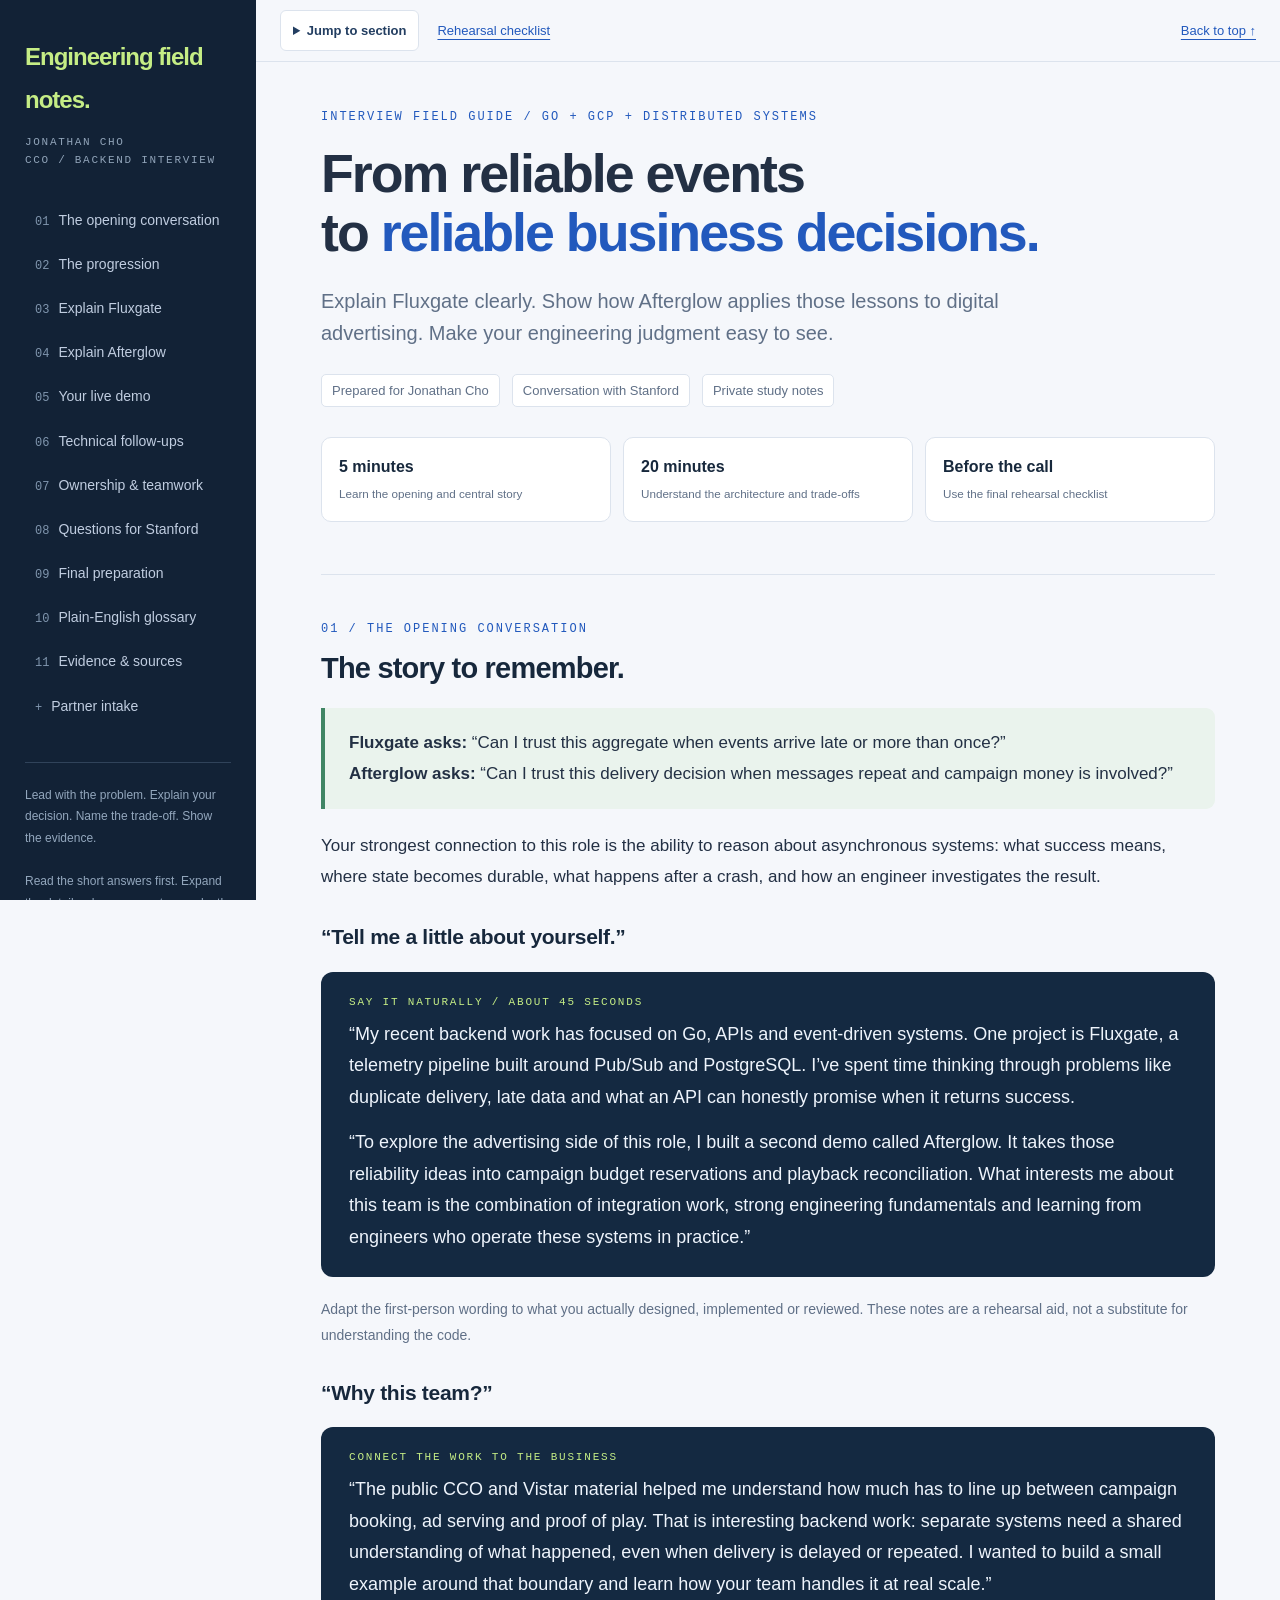
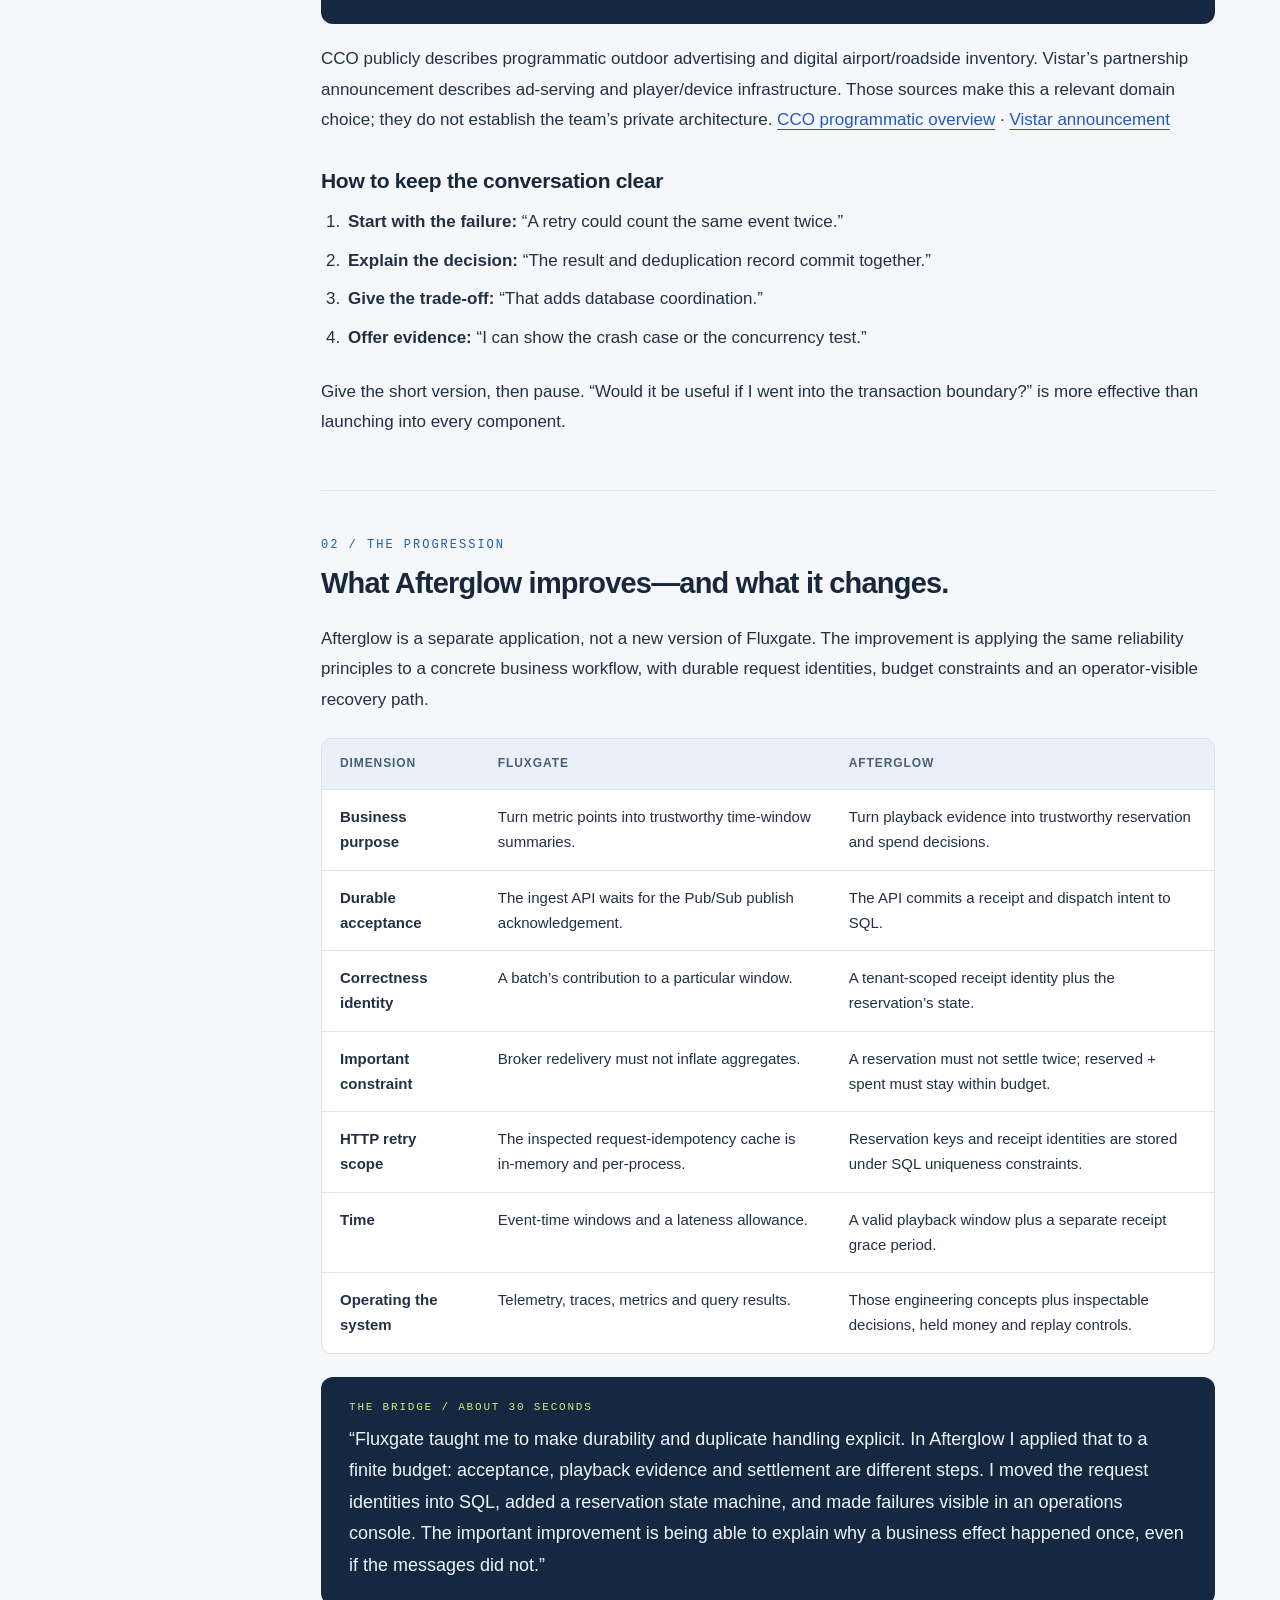
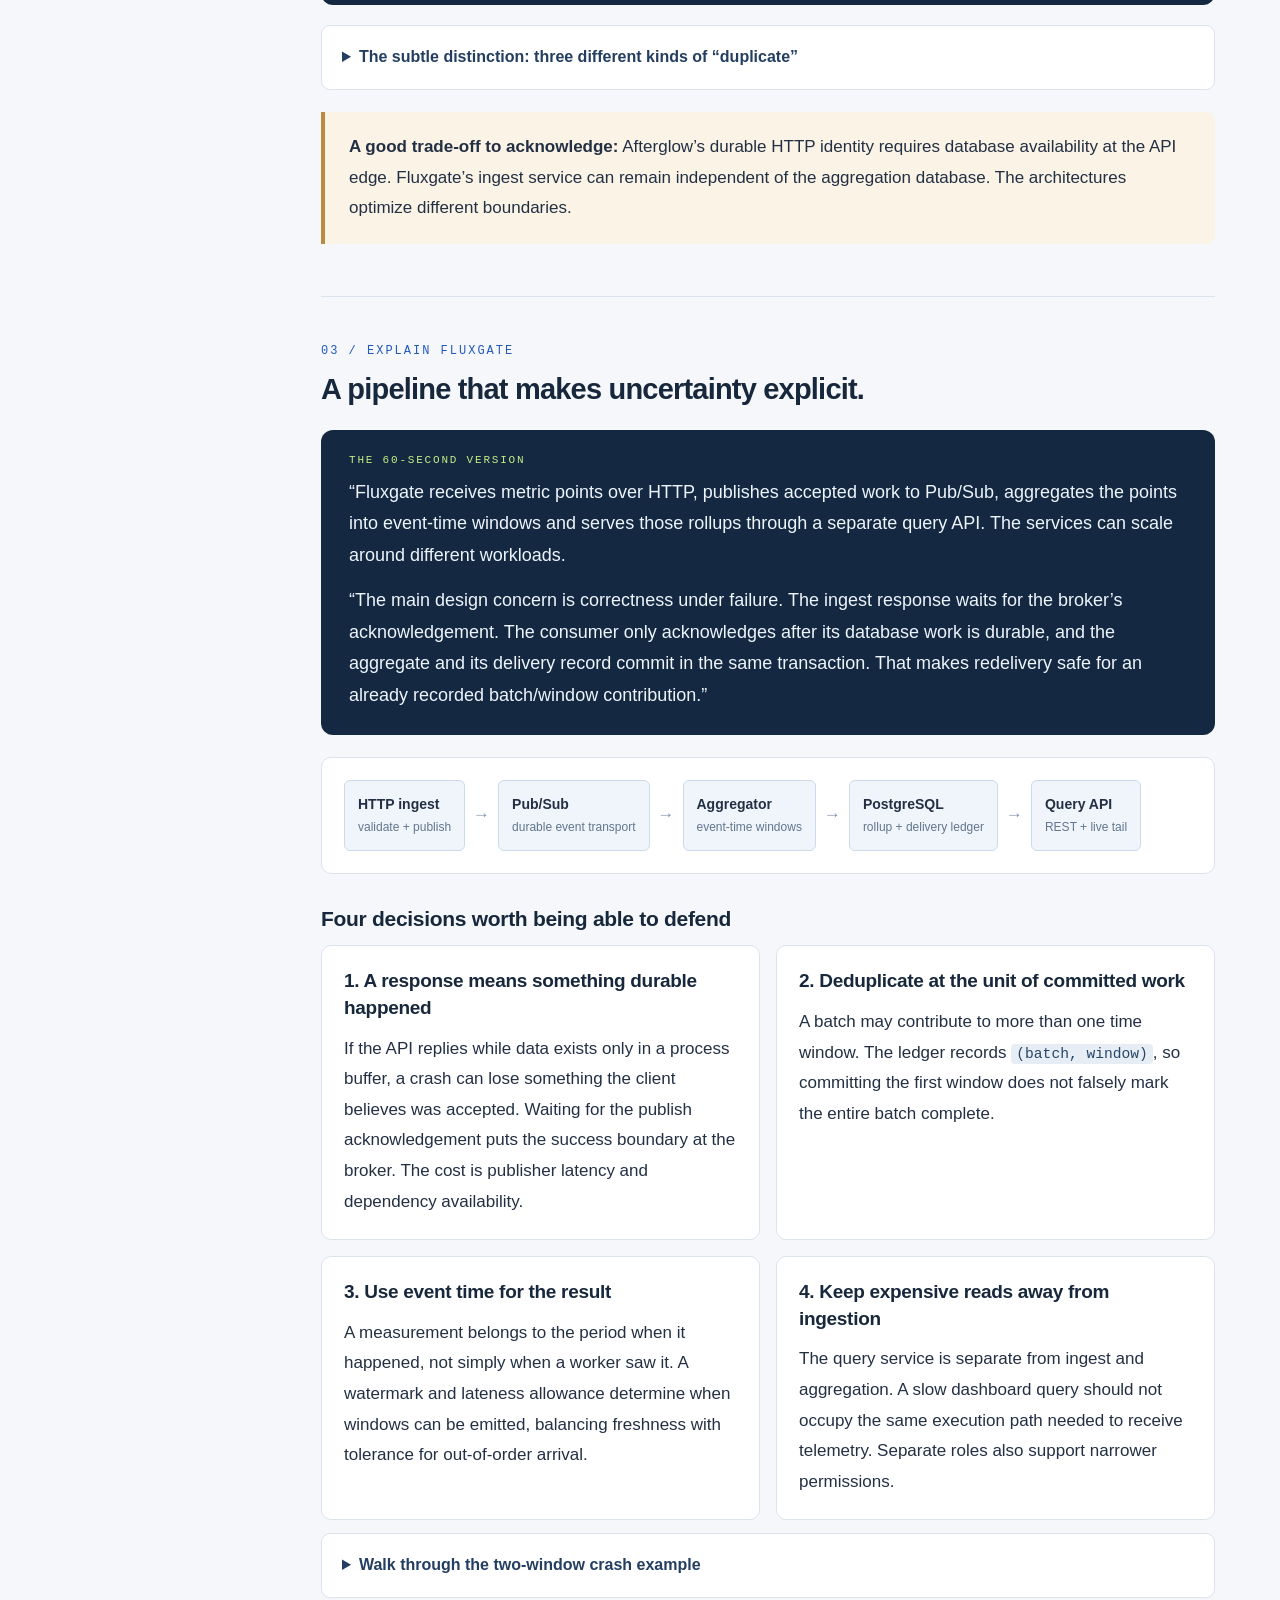
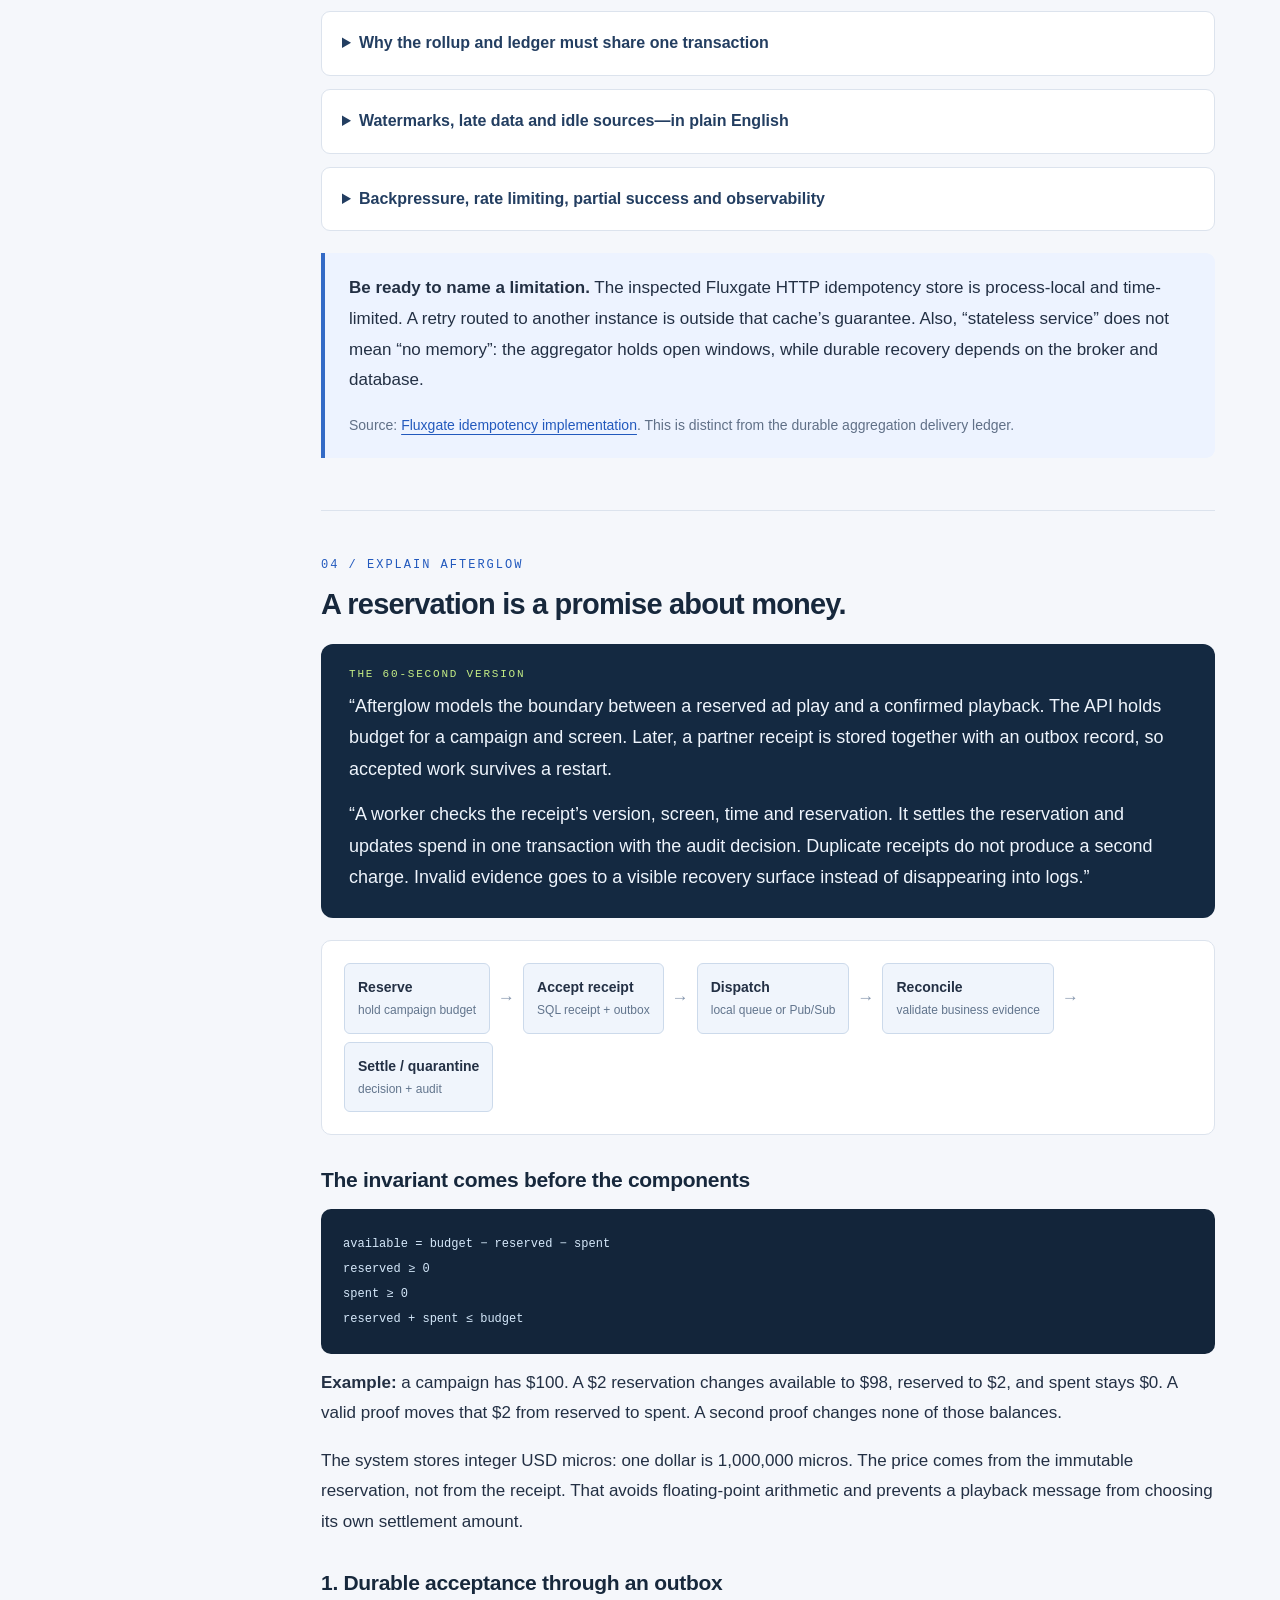
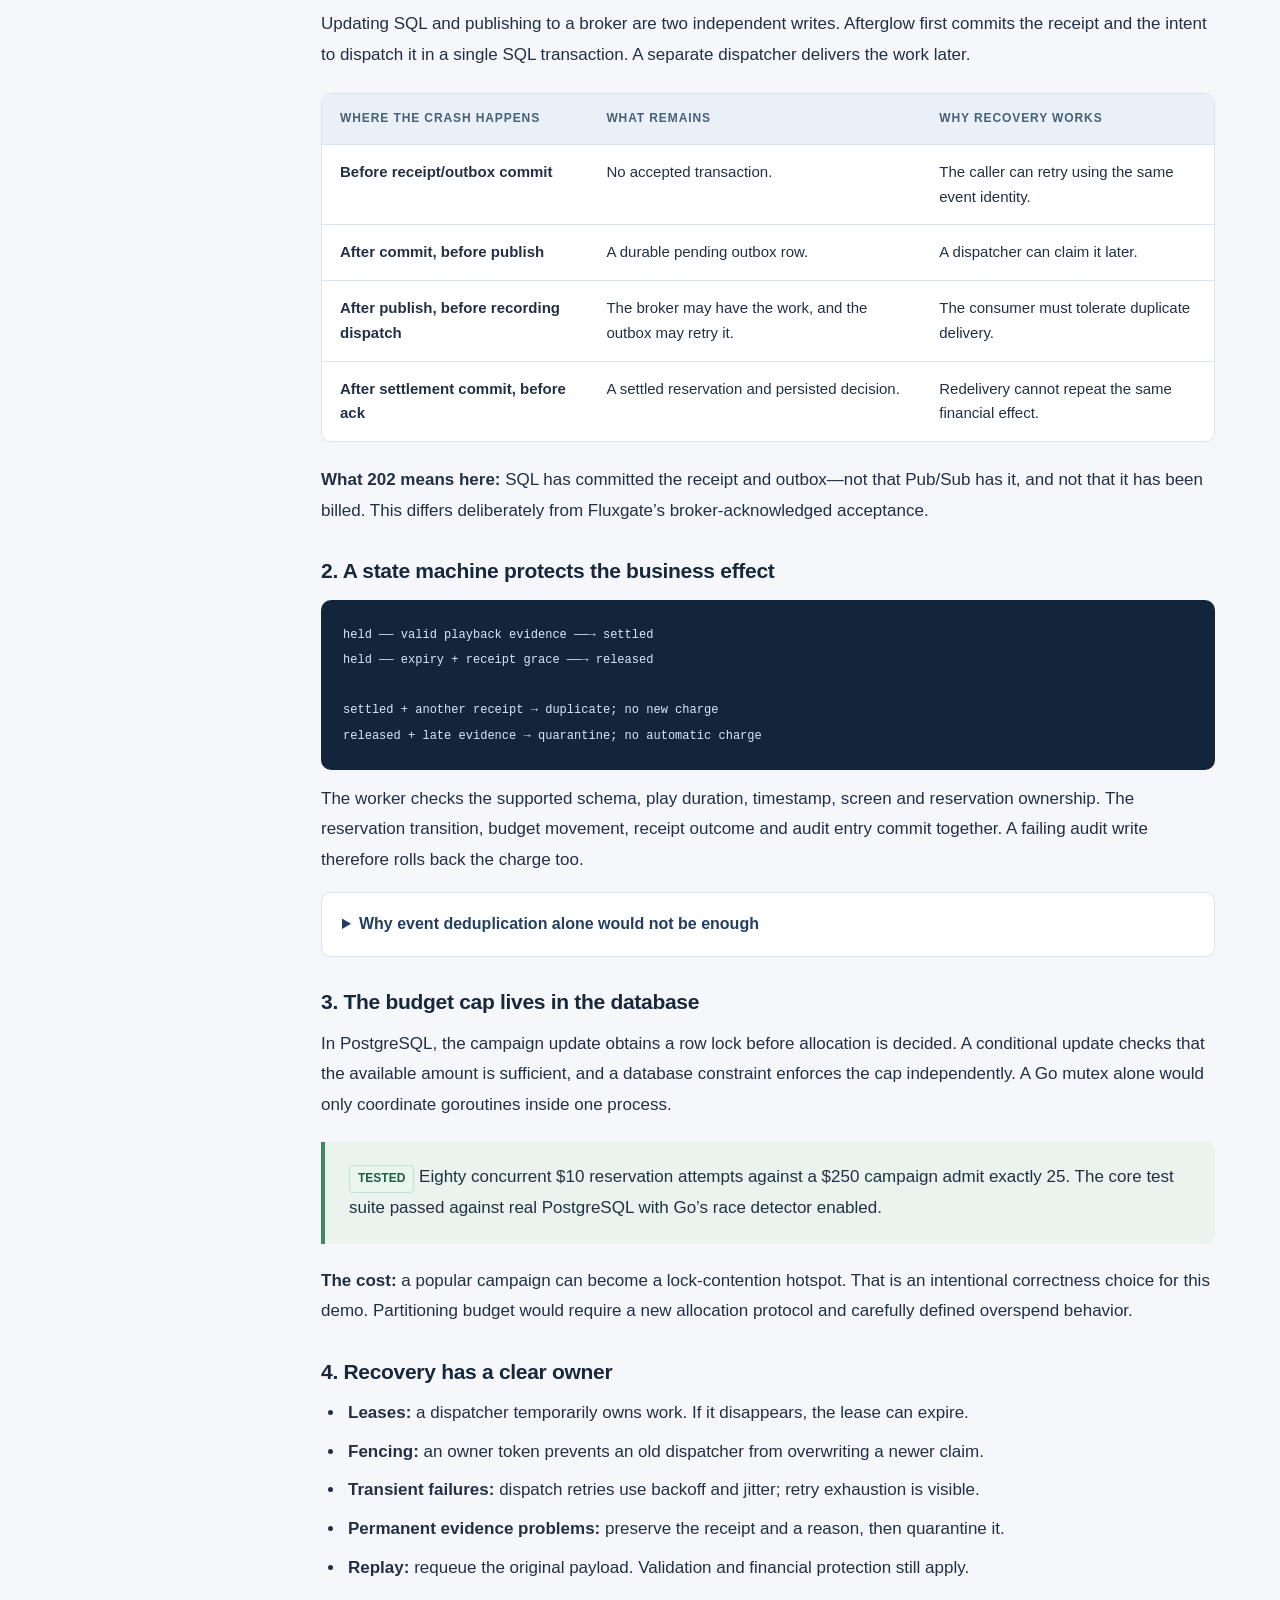
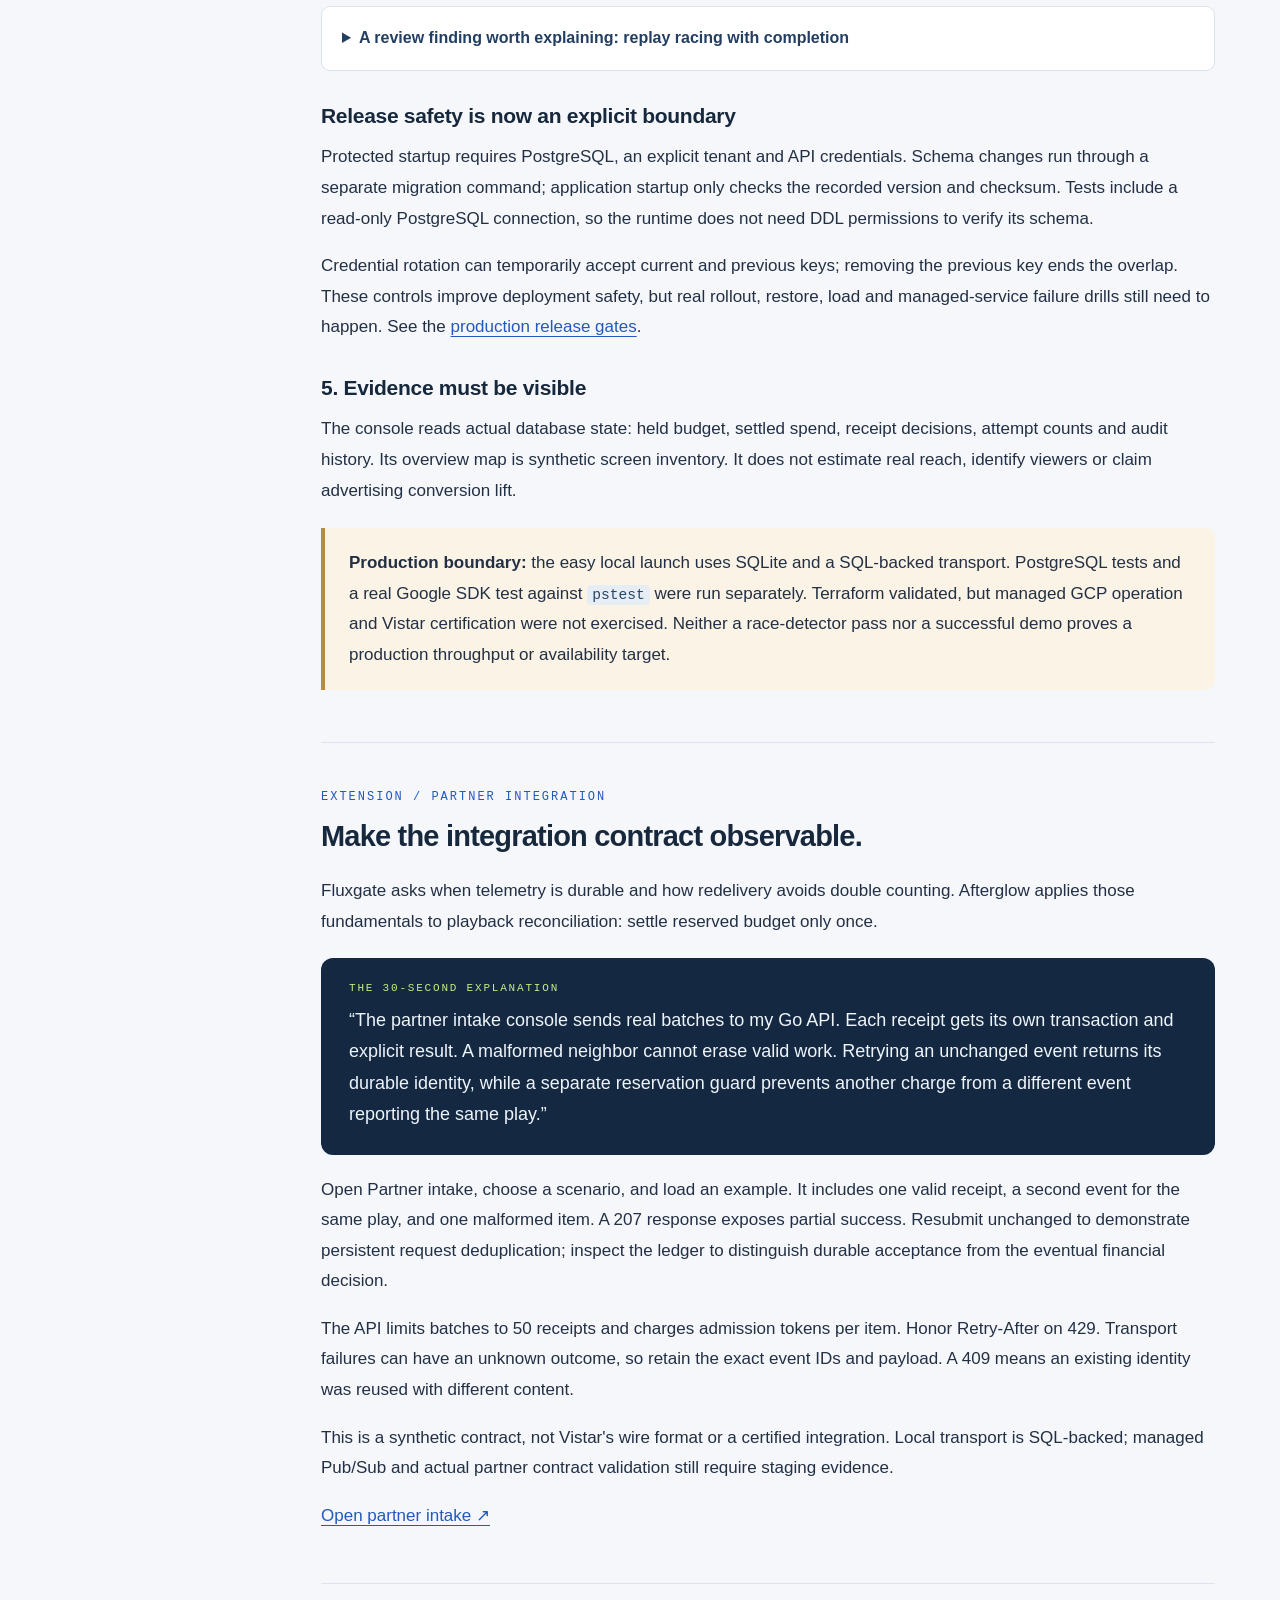
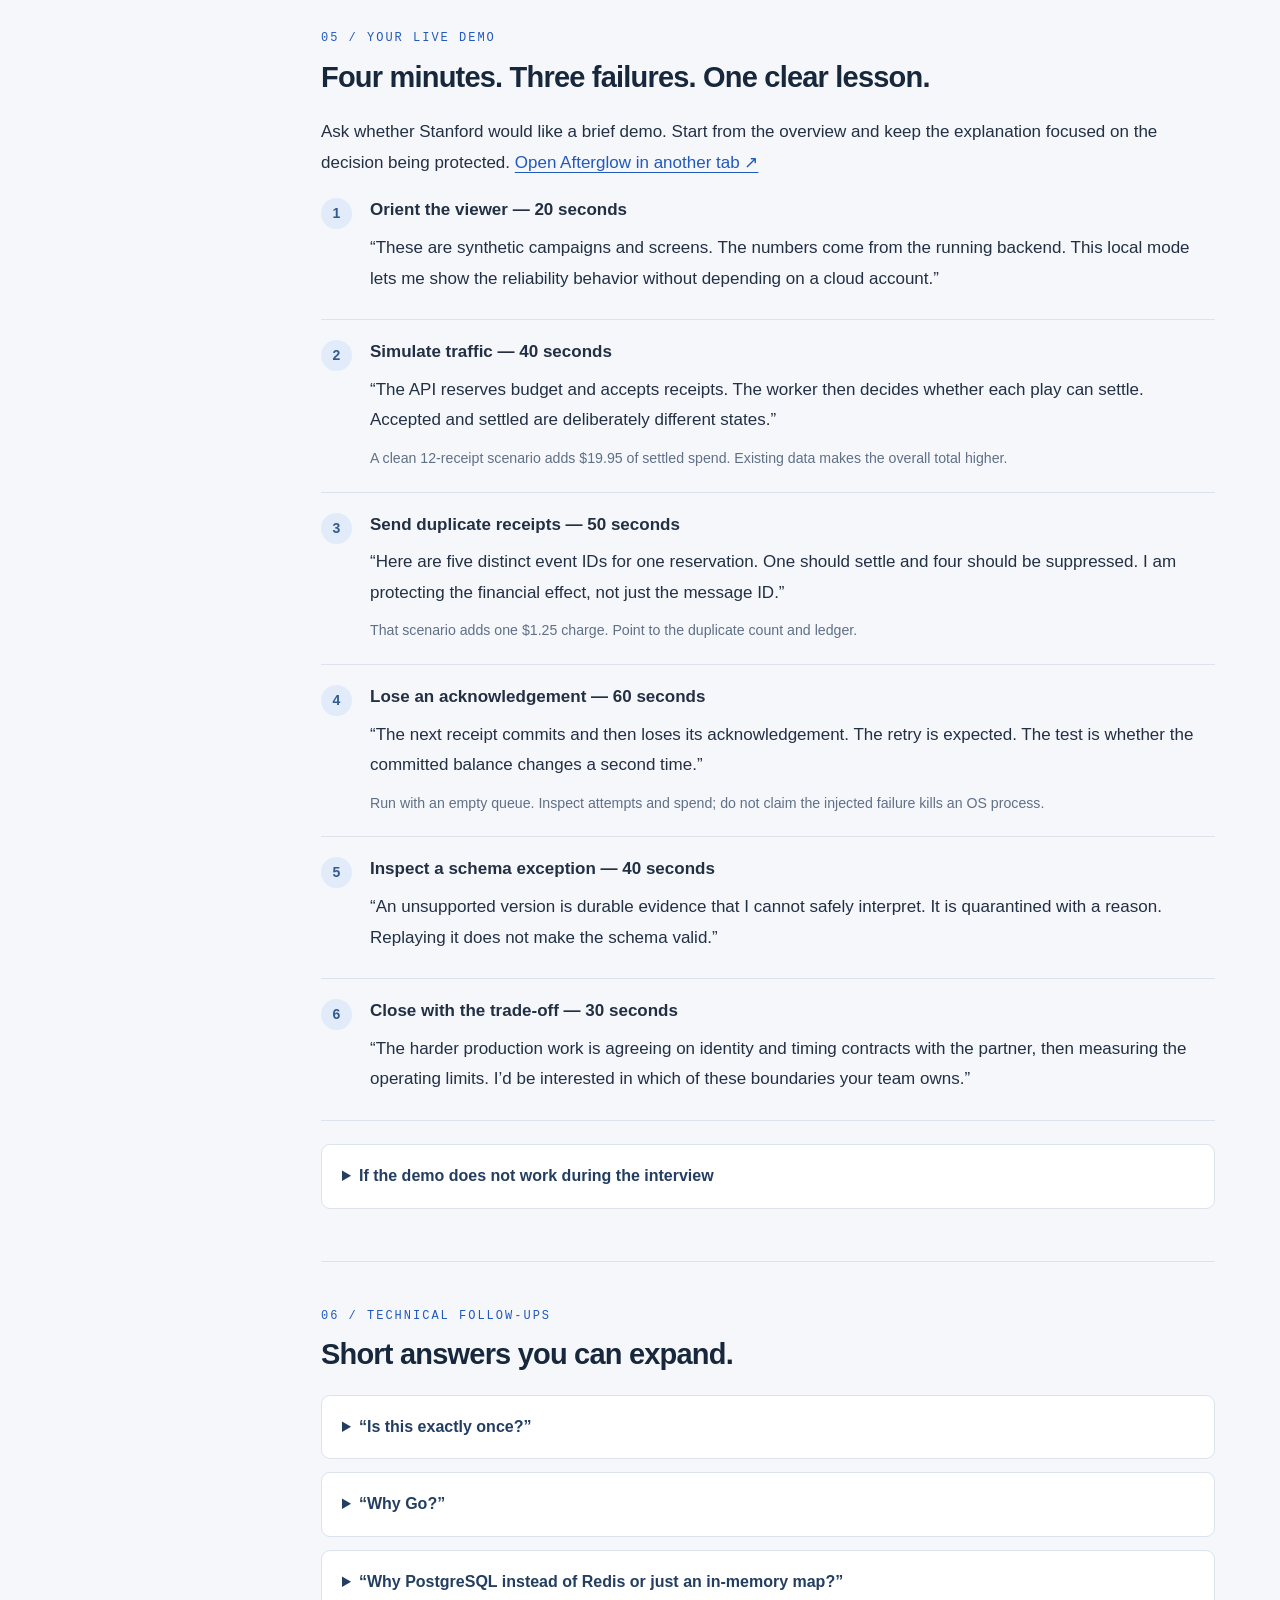
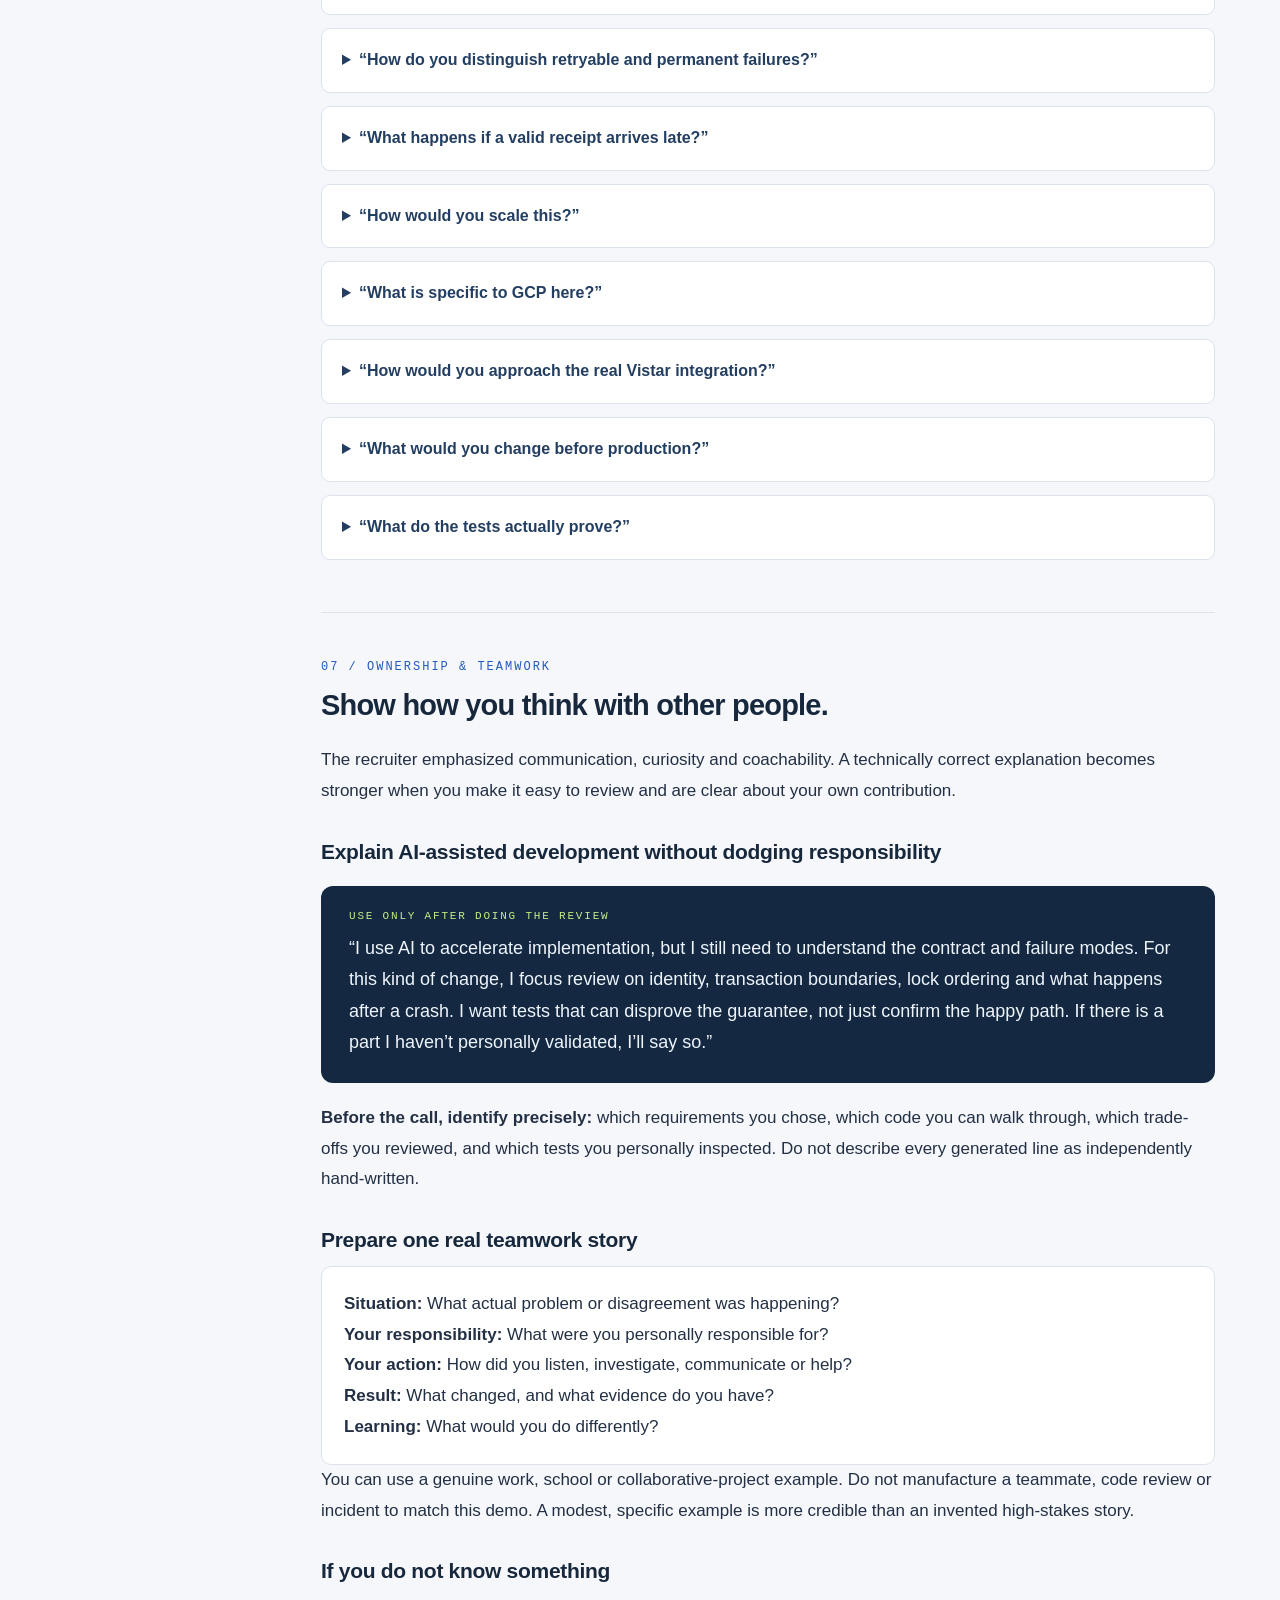
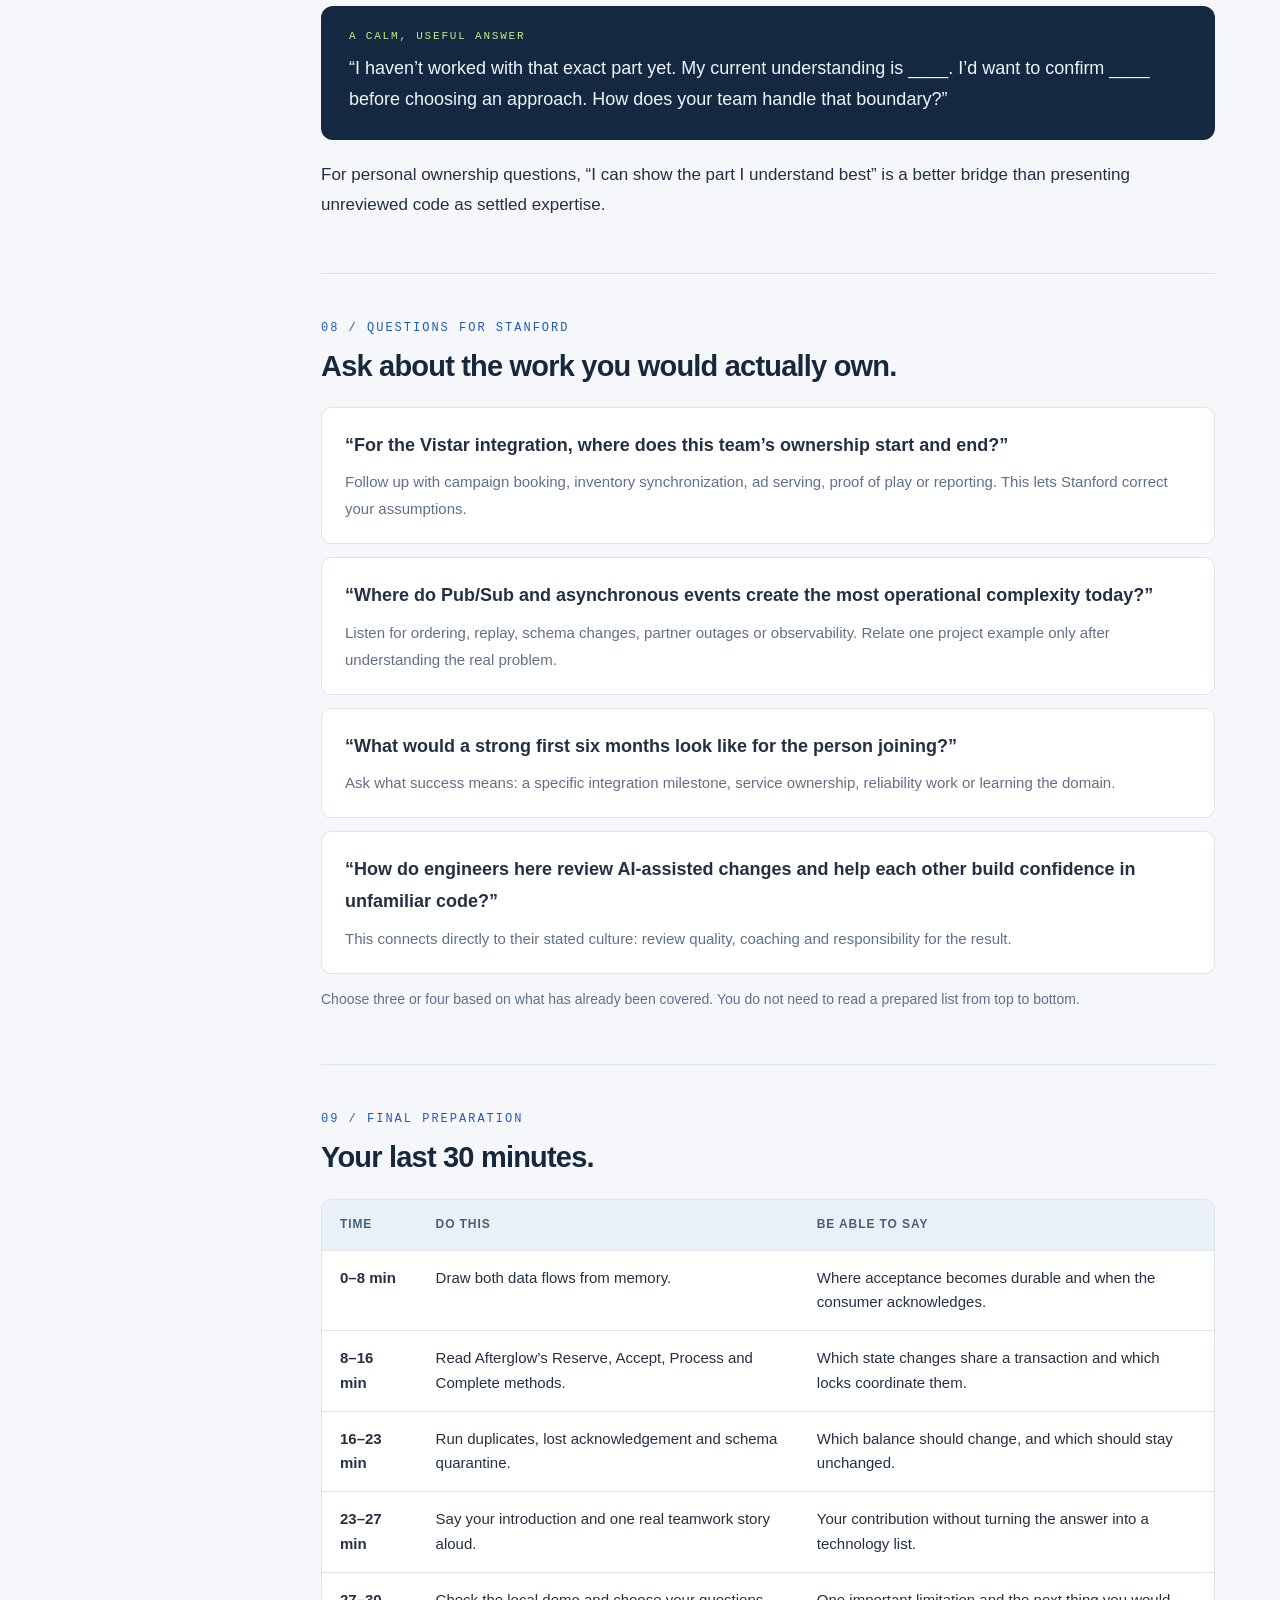
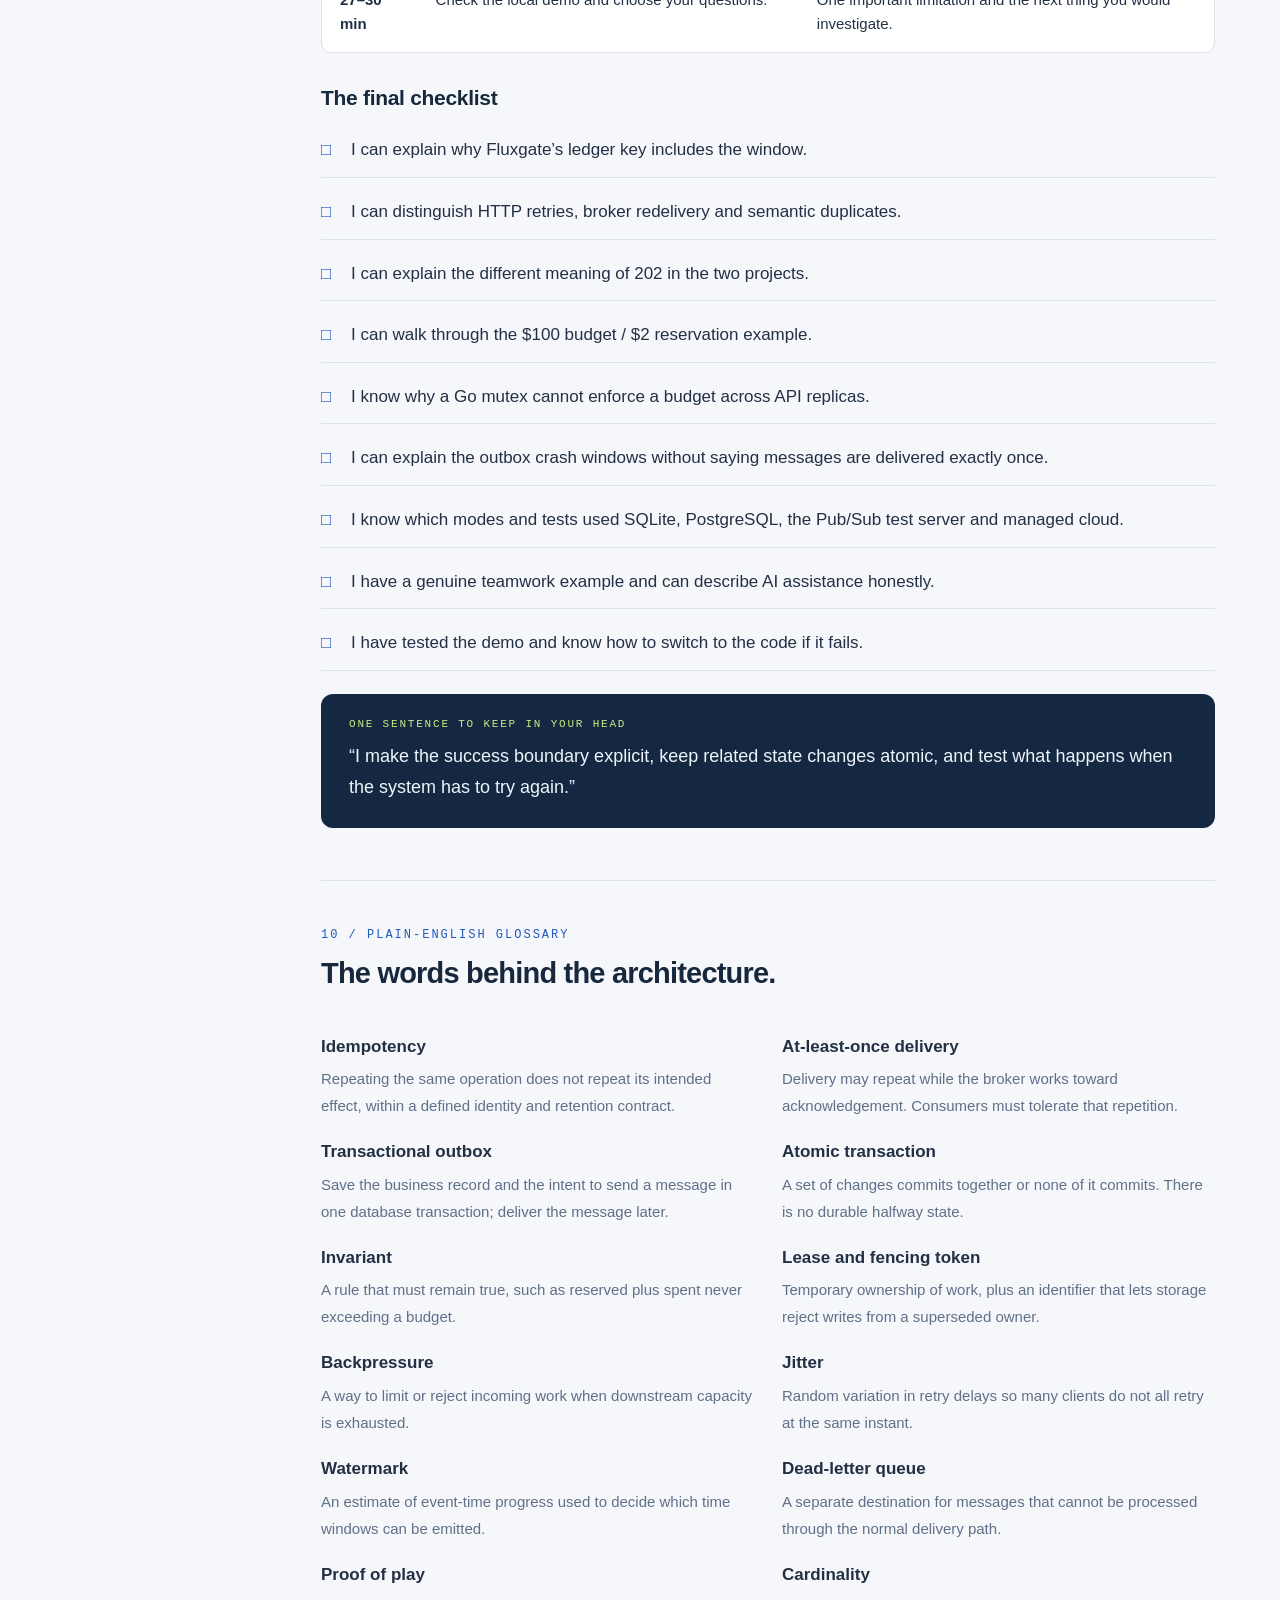
<file: docs/interview-notes.html>
<!doctype html>
<html lang="en">
  <head>
    <meta charset="utf-8" />
    <meta name="viewport" content="width=device-width,initial-scale=1" />
    <meta
      name="description"
      content="Jonathan Cho's interview field guide: Go, GCP, Fluxgate and Afterglow, explained through architecture, trade-offs and evidence."
    />
    <title>From Fluxgate to Afterglow — Interview field guide</title>
    <style>
      :root {
        font-family: Inter, "Segoe UI", Arial, sans-serif;
        color: #233044;
        background: #f5f7fb;
        font-size: 17px;
        line-height: 1.8;
        --ink: #17283c;
        --muted: #607087;
        --blue: #2259bd;
        --line: #dce3ed;
        --green: #205c40;
      }
      * {
        box-sizing: border-box;
      }
      html {
        scroll-behavior: smooth;
        scroll-padding-top: 28px;
      }
      body {
        margin: 0;
      }
      a {
        color: var(--blue);
        text-underline-offset: 4px;
      }
      a:hover {
        color: #173a76;
      }
      a:focus-visible,
      summary:focus-visible {
        outline: 3px solid #789bea;
        outline-offset: 5px;
      }
      .skip {
        position: absolute;
        top: -100px;
      }
      .skip:focus {
        top: 8px;
        left: 280px;
        z-index: 20;
        background: white;
        padding: 12px;
      }
      .rail {
        position: fixed;
        inset: 0 auto 0 0;
        width: 256px;
        background: #122236;
        color: #e7eef7;
        padding: 35px 25px;
        overflow-y: auto;
      }
      .rail .mark {
        font-size: 24px;
        font-weight: 650;
        letter-spacing: -1px;
        color: #c5ed85;
        text-decoration: none;
      }
      .rail .edition {
        font: 11px/1.6 monospace;
        letter-spacing: 1.7px;
        color: #91a4b9;
        margin: 13px 0 30px;
      }
      .rail nav {
        display: grid;
        gap: 3px;
      }
      .rail nav a {
        color: #c0cde0;
        text-decoration: none;
        font-size: 14px;
        line-height: 1.6;
        padding: 9px 10px;
        border-radius: 6px;
      }
      .rail nav a:hover {
        background: #22364e;
        color: white;
      }
      .rail nav span {
        font-family: monospace;
        color: #8096ae;
        margin-right: 9px;
        font-size: 12px;
      }
      .rail .note {
        margin-top: 35px;
        padding-top: 22px;
        border-top: 1px solid #30435a;
        font-size: 12px;
        color: #93a7bd;
      }
      .rail .back {
        display: block;
        color: #c5ed85;
        margin-top: 22px;
        font-size: 13px;
      }
      .page {
        margin-left: 256px;
      }
      main {
        max-width: 1050px;
        padding: 46px 65px 90px;
        margin: auto;
      }
      .eyebrow {
        font: 12px/1.6 monospace;
        letter-spacing: 2px;
        text-transform: uppercase;
        color: var(--blue);
        margin: 0 0 16px;
      }
      h1 {
        font-size: clamp(34px, 4.2vw, 54px);
        line-height: 1.1;
        letter-spacing: -2px;
        font-weight: 650;
        margin: 0 0 23px;
        max-width: 730px;
      }
      h1 em {
        font-style: normal;
        color: var(--blue);
      }
      .intro {
        font-size: 20px;
        line-height: 1.6;
        color: var(--muted);
        max-width: 720px;
        margin-bottom: 25px;
      }
      .meta {
        font-size: 13px;
        color: var(--muted);
        display: flex;
        gap: 12px;
        flex-wrap: wrap;
      }
      .pill {
        padding: 4px 10px;
        border-radius: 5px;
        border: 1px solid var(--line);
        background: white;
      }
      .route {
        display: grid;
        grid-template-columns: repeat(3, 1fr);
        gap: 12px;
        margin: 30px 0 45px;
      }
      .route a {
        display: block;
        background: #fff;
        border: 1px solid var(--line);
        padding: 17px;
        border-radius: 10px;
        text-decoration: none;
        font-size: 14px;
        line-height: 1.5;
        color: var(--ink);
      }
      .route strong {
        display: block;
        font-size: 16px;
        margin-bottom: 4px;
      }
      .route small {
        color: var(--muted);
      }
      section {
        margin: 52px 0 0;
        border-top: 1px solid var(--line);
        padding-top: 37px;
      }
      h2 {
        font-size: 29px;
        letter-spacing: -0.8px;
        line-height: 1.25;
        color: var(--ink);
        margin: 7px 0 22px;
      }
      h3 {
        font-size: 21px;
        line-height: 1.4;
        letter-spacing: -0.3px;
        margin: 30px 0 12px;
        color: var(--ink);
      }
      h4 {
        font-size: 17px;
        margin: 22px 0 8px;
      }
      p {
        margin: 0 0 17px;
      }
      strong {
        font-weight: 650;
      }
      ul,
      ol {
        padding-left: 24px;
        margin: 12px 0 23px;
      }
      li {
        padding-left: 3px;
        margin: 8px 0;
      }
      .section-number {
        font: 12px monospace;
        letter-spacing: 2px;
        color: var(--blue);
      }
      .speak {
        background: #142941;
        color: #eef4fc;
        border-radius: 12px;
        padding: 24px 28px;
        margin: 20px 0;
      }
      .speak .label {
        font: 11px monospace;
        letter-spacing: 1.8px;
        color: #c5ed85;
        display: block;
        margin-bottom: 11px;
      }
      .speak p {
        margin: 0;
        font-size: 18px;
        line-height: 1.75;
      }
      .speak p + p {
        margin-top: 14px;
      }
      .callout {
        border-left: 4px solid #336ac6;
        background: #edf3ff;
        padding: 20px 24px;
        border-radius: 0 9px 9px 0;
        margin: 22px 0;
      }
      .callout.green {
        border-color: #408564;
        background: #eaf3ed;
      }
      .callout.amber {
        border-color: #b68c43;
        background: #faf3e6;
      }
      .callout p:last-child {
        margin-bottom: 0;
      }
      .subtle {
        color: var(--muted);
        font-size: 14px;
      }
      .cards {
        display: grid;
        grid-template-columns: 1fr 1fr;
        gap: 16px;
      }
      .card {
        background: white;
        border: 1px solid var(--line);
        padding: 22px;
        border-radius: 10px;
      }
      .card h3 {
        font-size: 19px;
        margin: 0 0 12px;
      }
      .card p:last-child {
        margin: 0;
      }
      .table-wrap {
        overflow-x: auto;
        border: 1px solid var(--line);
        border-radius: 10px;
        margin: 23px 0;
        background: white;
      }
      table {
        border-collapse: collapse;
        width: 100%;
        font-size: 15px;
        line-height: 1.65;
        min-width: 590px;
      }
      th {
        text-align: left;
        background: #eaf0f7;
        font-size: 12px;
        letter-spacing: 0.9px;
        text-transform: uppercase;
        color: #486077;
      }
      td,
      th {
        padding: 15px 18px;
        border-bottom: 1px solid var(--line);
        vertical-align: top;
      }
      tr:last-child td {
        border-bottom: 0;
      }
      td:first-child {
        font-weight: 600;
      }
      code {
        font-family: Consolas, "SFMono-Regular", monospace;
        font-size: 0.86em;
        overflow-wrap: anywhere;
        background: #e7edf4;
        border-radius: 4px;
        padding: 2px 5px;
        color: #264769;
      }
      pre {
        background: #13253a;
        color: #d6e9fb;
        border-radius: 10px;
        padding: 22px;
        overflow-x: auto;
        font:
          14px/1.8 Consolas,
          monospace;
        white-space: pre-wrap;
      }
      pre code {
        padding: 0;
        color: inherit;
        background: none;
      }
      .flow {
        display: flex;
        flex-wrap: wrap;
        gap: 8px;
        align-items: center;
        padding: 22px;
        background: #fff;
        border: 1px solid var(--line);
        border-radius: 10px;
        margin: 22px 0;
      }
      .flow div {
        padding: 11px 13px;
        border: 1px solid #ccdaeb;
        background: #f0f5fc;
        border-radius: 6px;
        font-size: 14px;
        font-weight: 600;
      }
      .flow span {
        color: #8798af;
      }
      .flow small {
        display: block;
        font-weight: 400;
        font-size: 12px;
        color: #62758d;
      }
      .steps {
        counter-reset: steps;
        list-style: none;
        padding: 0;
      }
      .steps > li {
        position: relative;
        padding: 0 0 18px 49px;
        margin: 17px 0;
        border-bottom: 1px solid var(--line);
      }
      .steps > li:before {
        counter-increment: steps;
        content: counter(steps);
        position: absolute;
        left: 0;
        top: 3px;
        border-radius: 50%;
        background: #e1ebfa;
        color: #315b92;
        display: grid;
        place-items: center;
        width: 31px;
        height: 31px;
        font-size: 14px;
        font-weight: 650;
      }
      .steps p {
        margin: 7px 0;
      }
      .steps small {
        color: var(--muted);
      }
      details {
        border: 1px solid var(--line);
        border-radius: 9px;
        background: white;
        margin: 13px 0;
        overflow: hidden;
      }
      summary {
        padding: 17px 20px;
        cursor: pointer;
        font-weight: 600;
        color: #233e61;
        font-size: 16px;
      }
      details[open] summary {
        border-bottom: 1px solid var(--line);
        background: #f0f5fc;
      }
      .answer {
        padding: 20px 24px;
      }
      .answer p:last-child,
      .answer ul:last-child {
        margin-bottom: 0;
      }
      .proof {
        display: inline-block;
        border: 1px solid #c5dfce;
        background: #eaf5ee;
        color: var(--green);
        border-radius: 4px;
        padding: 2px 8px;
        font-size: 12px;
        font-weight: 600;
      }
      .question {
        padding: 21px 23px;
        background: white;
        border: 1px solid var(--line);
        border-radius: 10px;
        margin-bottom: 13px;
      }
      .question strong {
        display: block;
        font-size: 18px;
        margin-bottom: 7px;
      }
      .question p {
        font-size: 15px;
        color: var(--muted);
        margin: 0;
      }
      .glossary {
        display: grid;
        grid-template-columns: 1fr 1fr;
        gap: 0 28px;
      }
      .glossary dt {
        font-weight: 650;
        margin-top: 18px;
      }
      .glossary dd {
        margin: 3px 0 0;
        font-size: 15px;
        color: var(--muted);
      }
      footer {
        margin-top: 45px;
        border-top: 1px solid var(--line);
        padding-top: 20px;
        font-size: 13px;
        color: var(--muted);
      }
      .source-list {
        font-size: 14px;
      }
      .source-list li {
        margin: 10px 0;
      }
      .checklist {
        list-style: none;
        padding-left: 0;
      }
      .checklist li {
        padding: 11px 0 11px 30px;
        position: relative;
        border-bottom: 1px solid var(--line);
      }
      .checklist li:before {
        content: "□";
        position: absolute;
        left: 0;
        color: var(--blue);
      }
      @media (max-width: 1050px) {
        .rail {
          width: 215px;
          padding: 28px 17px;
        }
        .page {
          margin-left: 215px;
        }
        main {
          padding: 35px 34px 65px;
        }
        .cards {
          grid-template-columns: 1fr;
        }
      }
      @media (max-width: 760px) {
        .rail {
          position: relative;
          width: 100%;
          padding: 20px 23px;
        }
        .rail .edition {
          margin: 3px 0 12px;
        }
        .rail nav {
          display: flex;
          overflow: auto;
          gap: 5px;
        }
        .rail nav a {
          white-space: nowrap;
          padding: 7px 10px;
          background: #1c324a;
        }
        .rail .note {
          display: none;
        }
        .rail .back {
          margin-top: 13px;
        }
        .page {
          margin-left: 0;
        }
        main {
          padding: 30px 23px 60px;
        }
        h1 {
          letter-spacing: -1.2px;
        }
        .intro {
          font-size: 18px;
        }
        .route {
          grid-template-columns: 1fr;
          gap: 8px;
          margin-bottom: 30px;
        }
        .route a {
          padding: 13px 16px;
        }
        .route strong {
          display: inline;
          margin-right: 8px;
        }
        section {
          margin-top: 36px;
          padding-top: 28px;
        }
        .speak {
          padding: 21px;
        }
        .speak p {
          font-size: 17px;
        }
        .glossary {
          grid-template-columns: 1fr;
        }
        h2 {
          font-size: 26px;
        }
        .skip:focus {
          left: 10px;
        }
      }
      @media print {
        body {
          background: white;
          color: black;
          font-size: 11pt;
          line-height: 1.5;
        }
        .rail,
        .route,
        .skip,
        .meta {
          display: none;
        }
        .page {
          margin: 0;
        }
        main {
          max-width: none;
          padding: 0;
        }
        h1 {
          font-size: 28pt;
        }
        h2 {
          font-size: 20pt;
        }
        h3 {
          font-size: 15pt;
        }
        section {
          margin-top: 22pt;
          padding-top: 15pt;
        }
        .speak,
        .callout,
        .card,
        details,
        summary {
          background: #f4f4f4 !important;
          color: black !important;
          box-shadow: none;
        }
        .speak .label {
          color: #444;
        }
        .speak p {
          font-size: 12pt;
        }
        .cards,
        .glossary {
          display: block;
        }
        .card {
          margin-bottom: 12pt;
        }
        .table-wrap {
          overflow: visible;
        }
        table {
          font-size: 10pt;
          min-width: 0;
        }
        details {
          break-inside: avoid;
        }
        details::details-content {
          content-visibility: visible !important;
          display: block !important;
        }
        h2,
        h3,
        summary {
          break-after: avoid;
        }
        a {
          color: #222;
        }
        pre {
          color: #222;
          background: #f3f3f3;
        }
        footer {
          font-size: 9pt;
        }
      }
      @media (prefers-reduced-motion: reduce) {
        html {
          scroll-behavior: auto;
        }
      }

      /* Reading controls stay available even deep into the mobile guide. */
      .reading-tools {
        position: sticky;
        top: 0;
        z-index: 10;
        display: flex;
        align-items: center;
        gap: 18px;
        padding: 10px 24px;
        background: #f5f7fbf5;
        border-bottom: 1px solid var(--line);
        backdrop-filter: blur(10px);
        font-size: 13px;
      }
      .reading-tools details {
        margin: 0;
        border: 0;
        background: transparent;
        overflow: visible;
      }
      .reading-tools summary {
        padding: 8px 12px;
        border: 1px solid var(--line);
        border-radius: 6px;
        font-size: 13px;
        background: white;
      }
      .reading-tools details[open] summary {
        background: #eaf0fa;
      }
      .reading-tools nav {
        position: absolute;
        top: 60px;
        left: 24px;
        display: grid;
        max-height: 65vh;
        overflow: auto;
        background: white;
        border: 1px solid var(--line);
        box-shadow: 0 15px 40px #14294126;
        border-radius: 9px;
        padding: 10px;
        min-width: 260px;
      }
      .reading-tools nav a {
        padding: 8px 12px;
        text-decoration: none;
      }
      .reading-tools nav a:hover {
        background: #edf3ff;
      }
      .reading-tools nav span {
        margin-right: 10px;
        color: var(--muted);
      }
      .reading-tools > a:last-child {
        margin-left: auto;
      }
      html {
        scroll-padding-top: 90px;
      }
      section:target > h2 {
        color: var(--blue);
      }
      .table-wrap:focus-visible {
        outline: 3px solid #789bea;
        outline-offset: 4px;
      }
      @media (max-width: 760px) {
        .rail nav {
          display: none;
        }
        .reading-tools {
          padding: 8px 16px;
          gap: 12px;
        }
        .reading-tools nav {
          left: 16px;
          max-width: calc(100vw - 32px);
        }
        .reading-tools summary {
          font-size: 12px;
        }
        .reading-tools > a {
          font-size: 12px;
        }
      }
      @media print {
        .reading-tools {
          display: none;
        }
      }
      body:has(#quick:target) .rail nav a[href="#quick"] {
        background: #22364e;
        color: #fff;
      }
      body:has(#bridge:target) .rail nav a[href="#bridge"] {
        background: #22364e;
        color: #fff;
      }
      body:has(#fluxgate:target) .rail nav a[href="#fluxgate"] {
        background: #22364e;
        color: #fff;
      }
      body:has(#afterglow:target) .rail nav a[href="#afterglow"] {
        background: #22364e;
        color: #fff;
      }
      body:has(#demo:target) .rail nav a[href="#demo"] {
        background: #22364e;
        color: #fff;
      }
      body:has(#questions:target) .rail nav a[href="#questions"] {
        background: #22364e;
        color: #fff;
      }
      body:has(#ownership:target) .rail nav a[href="#ownership"] {
        background: #22364e;
        color: #fff;
      }
      body:has(#stanford:target) .rail nav a[href="#stanford"] {
        background: #22364e;
        color: #fff;
      }
      body:has(#rehearsal:target) .rail nav a[href="#rehearsal"] {
        background: #22364e;
        color: #fff;
      }
      body:has(#glossary:target) .rail nav a[href="#glossary"] {
        background: #22364e;
        color: #fff;
      }
      body:has(#sources:target) .rail nav a[href="#sources"] {
        background: #22364e;
        color: #fff;
      }
    </style>
  </head>
  <body>
    <a class="skip" href="#notes">Skip to notes</a>
    <aside class="rail">
      <a class="mark" href="#start">Engineering field notes.</a>
      <p class="edition">JONATHAN CHO<br />CCO / BACKEND INTERVIEW</p>
      <nav aria-label="Study sections">
        <a href="#quick"><span>01</span>The opening conversation</a
        ><a href="#bridge"><span>02</span>The progression</a
        ><a href="#fluxgate"><span>03</span>Explain Fluxgate</a
        ><a href="#afterglow"><span>04</span>Explain Afterglow</a
        ><a href="#demo"><span>05</span>Your live demo</a
        ><a href="#questions"><span>06</span>Technical follow-ups</a
        ><a href="#ownership"><span>07</span>Ownership & teamwork</a
        ><a href="#stanford"><span>08</span>Questions for Stanford</a
        ><a href="#rehearsal"><span>09</span>Final preparation</a
        ><a href="#glossary"><span>10</span>Plain-English glossary</a
        ><a href="#sources"><span>11</span>Evidence & sources</a
        ><a href="#partner-intake"><span>+</span>Partner intake</a>
      </nav>
      <p class="note">
        Lead with the problem. Explain your decision. Name the trade-off. Show
        the evidence.<br /><br />Read the short answers first. Expand the
        details when you want more depth.
      </p>
      <a class="back" href="http://127.0.0.1:8090/"
        >← Open the Afterglow demo</a
      >
    </aside>
    <div class="page">
      <div class="reading-tools" aria-label="Reading tools">
        <details>
          <summary>Jump to section</summary>
          <nav aria-label="Quick section navigation">
            <a href="#quick"><span>01</span>The opening conversation</a
            ><a href="#bridge"><span>02</span>The progression</a
            ><a href="#fluxgate"><span>03</span>Explain Fluxgate</a
            ><a href="#afterglow"><span>04</span>Explain Afterglow</a
            ><a href="#demo"><span>05</span>Your live demo</a
            ><a href="#questions"><span>06</span>Technical follow-ups</a
            ><a href="#ownership"><span>07</span>Ownership & teamwork</a
            ><a href="#stanford"><span>08</span>Questions for Stanford</a
            ><a href="#rehearsal"><span>09</span>Final preparation</a
            ><a href="#glossary"><span>10</span>Plain-English glossary</a
            ><a href="#sources"><span>11</span>Evidence & sources</a
            ><a href="#partner-intake"><span>+</span>Partner intake</a>
          </nav>
        </details>
        <a href="#rehearsal">Rehearsal checklist</a
        ><a href="#start">Back to top ↑</a>
      </div>
      <main id="notes" tabindex="-1">
        <header id="start">
          <p class="eyebrow">
            Interview field guide / Go + GCP + distributed systems
          </p>
          <h1>
            From reliable events<br />to <em>reliable business decisions.</em>
          </h1>
          <p class="intro">
            Explain Fluxgate clearly. Show how Afterglow applies those lessons
            to digital advertising. Make your engineering judgment easy to see.
          </p>
          <div class="meta">
            <span class="pill">Prepared for Jonathan Cho</span
            ><span class="pill">Conversation with Stanford</span
            ><span class="pill">Private study notes</span>
          </div>
          <div class="route">
            <a href="#quick"
              ><strong>5 minutes</strong
              ><small>Learn the opening and central story</small></a
            ><a href="#bridge"
              ><strong>20 minutes</strong
              ><small>Understand the architecture and trade-offs</small></a
            ><a href="#rehearsal"
              ><strong>Before the call</strong
              ><small>Use the final rehearsal checklist</small></a
            >
          </div>
        </header>

        <section id="quick">
          <span class="section-number">01 / THE OPENING CONVERSATION</span>
          <h2>The story to remember.</h2>
          <div class="callout green">
            <p>
              <strong>Fluxgate asks:</strong> “Can I trust this aggregate when
              events arrive late or more than once?”<br /><strong
                >Afterglow asks:</strong
              >
              “Can I trust this delivery decision when messages repeat and
              campaign money is involved?”
            </p>
          </div>
          <p>
            Your strongest connection to this role is the ability to reason
            about asynchronous systems: what success means, where state becomes
            durable, what happens after a crash, and how an engineer
            investigates the result.
          </p>
          <h3>“Tell me a little about yourself.”</h3>
          <div class="speak">
            <span class="label">SAY IT NATURALLY / ABOUT 45 SECONDS</span>
            <p>
              “My recent backend work has focused on Go, APIs and event-driven
              systems. One project is Fluxgate, a telemetry pipeline built
              around Pub/Sub and PostgreSQL. I’ve spent time thinking through
              problems like duplicate delivery, late data and what an API can
              honestly promise when it returns success.
            </p>
            <p>
              “To explore the advertising side of this role, I built a second
              demo called Afterglow. It takes those reliability ideas into
              campaign budget reservations and playback reconciliation. What
              interests me about this team is the combination of integration
              work, strong engineering fundamentals and learning from engineers
              who operate these systems in practice.”
            </p>
          </div>
          <p class="subtle">
            Adapt the first-person wording to what you actually designed,
            implemented or reviewed. These notes are a rehearsal aid, not a
            substitute for understanding the code.
          </p>
          <h3>“Why this team?”</h3>
          <div class="speak">
            <span class="label">CONNECT THE WORK TO THE BUSINESS</span>
            <p>
              “The public CCO and Vistar material helped me understand how much
              has to line up between campaign booking, ad serving and proof of
              play. That is interesting backend work: separate systems need a
              shared understanding of what happened, even when delivery is
              delayed or repeated. I wanted to build a small example around that
              boundary and learn how your team handles it at real scale.”
            </p>
          </div>
          <p>
            CCO publicly describes programmatic outdoor advertising and digital
            airport/roadside inventory. Vistar’s partnership announcement
            describes ad-serving and player/device infrastructure. Those sources
            make this a relevant domain choice; they do not establish the team’s
            private architecture.
            <a href="https://clearchanneloutdoor.com/programmatic-advertising/"
              >CCO programmatic overview</a
            >
            ·
            <a
              href="https://www.vistarmedia.com/news/clear-channel-outdoor-selects-vistar-media-as-dooh-technology-partner"
              >Vistar announcement</a
            >
          </p>
          <h3>How to keep the conversation clear</h3>
          <ol>
            <li>
              <strong>Start with the failure:</strong> “A retry could count the
              same event twice.”
            </li>
            <li>
              <strong>Explain the decision:</strong> “The result and
              deduplication record commit together.”
            </li>
            <li>
              <strong>Give the trade-off:</strong> “That adds database
              coordination.”
            </li>
            <li>
              <strong>Offer evidence:</strong> “I can show the crash case or the
              concurrency test.”
            </li>
          </ol>
          <p>
            Give the short version, then pause. “Would it be useful if I went
            into the transaction boundary?” is more effective than launching
            into every component.
          </p>
        </section>

        <section id="bridge">
          <span class="section-number">02 / THE PROGRESSION</span>
          <h2>What Afterglow improves—and what it changes.</h2>
          <p>
            Afterglow is a separate application, not a new version of Fluxgate.
            The improvement is applying the same reliability principles to a
            concrete business workflow, with durable request identities, budget
            constraints and an operator-visible recovery path.
          </p>
          <div
            class="table-wrap"
            tabindex="0"
            role="region"
            aria-label="Comparison table, scroll horizontally on small screens"
          >
            <table>
              <thead>
                <tr>
                  <th>Dimension</th>
                  <th>Fluxgate</th>
                  <th>Afterglow</th>
                </tr>
              </thead>
              <tbody>
                <tr>
                  <td>Business purpose</td>
                  <td>
                    Turn metric points into trustworthy time-window summaries.
                  </td>
                  <td>
                    Turn playback evidence into trustworthy reservation and
                    spend decisions.
                  </td>
                </tr>
                <tr>
                  <td>Durable acceptance</td>
                  <td>
                    The ingest API waits for the Pub/Sub publish
                    acknowledgement.
                  </td>
                  <td>The API commits a receipt and dispatch intent to SQL.</td>
                </tr>
                <tr>
                  <td>Correctness identity</td>
                  <td>A batch’s contribution to a particular window.</td>
                  <td>
                    A tenant-scoped receipt identity plus the reservation’s
                    state.
                  </td>
                </tr>
                <tr>
                  <td>Important constraint</td>
                  <td>Broker redelivery must not inflate aggregates.</td>
                  <td>
                    A reservation must not settle twice; reserved + spent must
                    stay within budget.
                  </td>
                </tr>
                <tr>
                  <td>HTTP retry scope</td>
                  <td>
                    The inspected request-idempotency cache is in-memory and
                    per-process.
                  </td>
                  <td>
                    Reservation keys and receipt identities are stored under SQL
                    uniqueness constraints.
                  </td>
                </tr>
                <tr>
                  <td>Time</td>
                  <td>Event-time windows and a lateness allowance.</td>
                  <td>
                    A valid playback window plus a separate receipt grace
                    period.
                  </td>
                </tr>
                <tr>
                  <td>Operating the system</td>
                  <td>Telemetry, traces, metrics and query results.</td>
                  <td>
                    Those engineering concepts plus inspectable decisions, held
                    money and replay controls.
                  </td>
                </tr>
              </tbody>
            </table>
          </div>
          <div class="speak">
            <span class="label">THE BRIDGE / ABOUT 30 SECONDS</span>
            <p>
              “Fluxgate taught me to make durability and duplicate handling
              explicit. In Afterglow I applied that to a finite budget:
              acceptance, playback evidence and settlement are different steps.
              I moved the request identities into SQL, added a reservation state
              machine, and made failures visible in an operations console. The
              important improvement is being able to explain why a business
              effect happened once, even if the messages did not.”
            </p>
          </div>
          <details>
            <summary>
              The subtle distinction: three different kinds of “duplicate”
            </summary>
            <div class="answer">
              <ol>
                <li>
                  <strong>An HTTP retry:</strong> a client repeats a request
                  after an ambiguous timeout. A durable request key can identify
                  it across API instances.
                </li>
                <li>
                  <strong>A broker redelivery:</strong> the broker sends the
                  same logical work again because it did not observe an
                  acknowledgement. A consumer ledger/state transition protects
                  the committed effect.
                </li>
                <li>
                  <strong>A semantic duplicate:</strong> a partner uses a new
                  event ID for a play it already reported. Only a business
                  identity, such as the reservation, reveals that it describes
                  the same effect.
                </li>
              </ol>
              <p>
                Do not assume protection at one layer automatically solves the
                others. Fluxgate’s per-window ledger protects contributions
                under the batch identity it receives; it is not proof that every
                new batch containing similar points will be recognized as the
                same client operation.
              </p>
            </div>
          </details>
          <div class="callout amber">
            <p>
              <strong>A good trade-off to acknowledge:</strong> Afterglow’s
              durable HTTP identity requires database availability at the API
              edge. Fluxgate’s ingest service can remain independent of the
              aggregation database. The architectures optimize different
              boundaries.
            </p>
          </div>
        </section>

        <section id="fluxgate">
          <span class="section-number">03 / EXPLAIN FLUXGATE</span>
          <h2>A pipeline that makes uncertainty explicit.</h2>
          <div class="speak">
            <span class="label">THE 60-SECOND VERSION</span>
            <p>
              “Fluxgate receives metric points over HTTP, publishes accepted
              work to Pub/Sub, aggregates the points into event-time windows and
              serves those rollups through a separate query API. The services
              can scale around different workloads.
            </p>
            <p>
              “The main design concern is correctness under failure. The ingest
              response waits for the broker’s acknowledgement. The consumer only
              acknowledges after its database work is durable, and the aggregate
              and its delivery record commit in the same transaction. That makes
              redelivery safe for an already recorded batch/window
              contribution.”
            </p>
          </div>
          <div class="flow" aria-label="Fluxgate data flow">
            <div>HTTP ingest<small>validate + publish</small></div>
            <span>→</span>
            <div>Pub/Sub<small>durable event transport</small></div>
            <span>→</span>
            <div>Aggregator<small>event-time windows</small></div>
            <span>→</span>
            <div>PostgreSQL<small>rollup + delivery ledger</small></div>
            <span>→</span>
            <div>Query API<small>REST + live tail</small></div>
          </div>
          <h3>Four decisions worth being able to defend</h3>
          <div class="cards">
            <article class="card">
              <h3>1. A response means something durable happened</h3>
              <p>
                If the API replies while data exists only in a process buffer, a
                crash can lose something the client believes was accepted.
                Waiting for the publish acknowledgement puts the success
                boundary at the broker. The cost is publisher latency and
                dependency availability.
              </p>
            </article>
            <article class="card">
              <h3>2. Deduplicate at the unit of committed work</h3>
              <p>
                A batch may contribute to more than one time window. The ledger
                records <code>(batch, window)</code>, so committing the first
                window does not falsely mark the entire batch complete.
              </p>
            </article>
            <article class="card">
              <h3>3. Use event time for the result</h3>
              <p>
                A measurement belongs to the period when it happened, not simply
                when a worker saw it. A watermark and lateness allowance
                determine when windows can be emitted, balancing freshness with
                tolerance for out-of-order arrival.
              </p>
            </article>
            <article class="card">
              <h3>4. Keep expensive reads away from ingestion</h3>
              <p>
                The query service is separate from ingest and aggregation. A
                slow dashboard query should not occupy the same execution path
                needed to receive telemetry. Separate roles also support
                narrower permissions.
              </p>
            </article>
          </div>
          <details>
            <summary>Walk through the two-window crash example</summary>
            <div class="answer">
              <p>
                Suppose batch B contains a point at 10:00:59 and another at
                10:01:01. It affects two one-minute windows. The first window
                commits; the second write fails.
              </p>
              <ul>
                <li>
                  A ledger containing only “B processed” would incorrectly
                  suppress the unfinished second contribution.
                </li>
                <li>
                  A ledger with <code>(B, 10:00)</code> and
                  <code>(B, 10:01)</code> can distinguish the committed
                  contribution from the missing one.
                </li>
                <li>
                  On redelivery, the committed part is skipped and the
                  unfinished part remains eligible to be applied.
                </li>
              </ul>
              <p>
                <strong>The general lesson:</strong> the deduplication key must
                match the transaction’s actual unit of work.
              </p>
            </div>
          </details>
          <details>
            <summary>
              Why the rollup and ledger must share one transaction
            </summary>
            <div class="answer">
              <p>
                If the rollup commits first and the ledger write fails, a retry
                could add the contribution again. If the ledger commits first
                and the rollup fails, the retry could skip work that never
                landed. One transaction removes both partial states.
              </p>
              <div
                class="table-wrap"
                tabindex="0"
                role="region"
                aria-label="Comparison table, scroll horizontally on small screens"
              >
                <table>
                  <thead>
                    <tr>
                      <th>Failure point</th>
                      <th>Durable state</th>
                      <th>Retry behavior</th>
                    </tr>
                  </thead>
                  <tbody>
                    <tr>
                      <td>Before commit</td>
                      <td>Neither change is committed.</td>
                      <td>Apply the contribution.</td>
                    </tr>
                    <tr>
                      <td>After commit, before acknowledgement</td>
                      <td>Rollup and ledger both exist.</td>
                      <td>
                        Recognize the recorded contribution and avoid adding it
                        again.
                      </td>
                    </tr>
                  </tbody>
                </table>
              </div>
              <p>
                This is an application-level effect guarantee under its identity
                and retention assumptions. It does not make the network deliver
                every message exactly once.
              </p>
            </div>
          </details>
          <details>
            <summary>
              Watermarks, late data and idle sources—in plain English
            </summary>
            <div class="answer">
              <p>
                A watermark is a moving estimate of how far event time has
                progressed. Holding it behind the highest observed event allows
                some late arrivals before a window is emitted. More allowance
                means more tolerance and slower visibility.
              </p>
              <p>
                A source that stops sending may never advance its final
                watermark. Fluxgate describes a bounded processing-time fallback
                after a period of silence so the last open window does not
                remain stranded. That is a deliberate exception to discuss when
                explaining replay and idle behavior.
              </p>
              <p>
                <strong>Example:</strong> a 10:00 measurement arriving at 10:01
                should still be reasoned about as a 10:00 measurement. Whether
                it can still affect that window depends on the configured
                late-data policy—not on wishful thinking.
              </p>
            </div>
          </details>
          <details>
            <summary>
              Backpressure, rate limiting, partial success and observability
            </summary>
            <div class="answer">
              <ul>
                <li>
                  <strong>Backpressure:</strong> publisher flow control sheds
                  excess load rather than building an unbounded queue of waiting
                  requests. A circuit breaker avoids repeatedly waiting on a
                  clearly failing dependency.
                </li>
                <li>
                  <strong>Rate limiting:</strong> charging in points rather than
                  requests reflects the real amount of ingestion work. One
                  request with 1,000 points should not be treated like one
                  request with one point.
                </li>
                <li>
                  <strong>Partial batches:</strong> callers receive
                  accepted/rejected counts and point-specific validation errors.
                  They must inspect the result; HTTP 202 does not mean every
                  point was accepted.
                </li>
                <li>
                  <strong>Observability:</strong> traces carry context across
                  the broker, structured logs help correlate work, and bounded
                  route labels prevent arbitrary URLs from producing unlimited
                  metric series.
                </li>
                <li>
                  <strong>Read API:</strong> bounded ranges and series limits
                  prevent one query from asking the database to reconstruct an
                  unmanageable result. A truncated response is explicitly
                  identified.
                </li>
              </ul>
            </div>
          </details>
          <div class="callout">
            <p>
              <strong>Be ready to name a limitation.</strong> The inspected
              Fluxgate HTTP idempotency store is process-local and time-limited.
              A retry routed to another instance is outside that cache’s
              guarantee. Also, “stateless service” does not mean “no memory”:
              the aggregator holds open windows, while durable recovery depends
              on the broker and database.
            </p>
            <p class="subtle">
              Source:
              <a
                href="https://github.com/jon-jc/fluxgate/blob/main/internal/idempotency/store.go"
                >Fluxgate idempotency implementation</a
              >. This is distinct from the durable aggregation delivery ledger.
            </p>
          </div>
        </section>

        <section id="afterglow">
          <span class="section-number">04 / EXPLAIN AFTERGLOW</span>
          <h2>A reservation is a promise about money.</h2>
          <div class="speak">
            <span class="label">THE 60-SECOND VERSION</span>
            <p>
              “Afterglow models the boundary between a reserved ad play and a
              confirmed playback. The API holds budget for a campaign and
              screen. Later, a partner receipt is stored together with an outbox
              record, so accepted work survives a restart.
            </p>
            <p>
              “A worker checks the receipt’s version, screen, time and
              reservation. It settles the reservation and updates spend in one
              transaction with the audit decision. Duplicate receipts do not
              produce a second charge. Invalid evidence goes to a visible
              recovery surface instead of disappearing into logs.”
            </p>
          </div>
          <div class="flow" aria-label="Afterglow data flow">
            <div>Reserve<small>hold campaign budget</small></div>
            <span>→</span>
            <div>Accept receipt<small>SQL receipt + outbox</small></div>
            <span>→</span>
            <div>Dispatch<small>local queue or Pub/Sub</small></div>
            <span>→</span>
            <div>Reconcile<small>validate business evidence</small></div>
            <span>→</span>
            <div>Settle / quarantine<small>decision + audit</small></div>
          </div>
          <h3>The invariant comes before the components</h3>
          <pre><code>available = budget − reserved − spent
reserved ≥ 0
spent ≥ 0
reserved + spent ≤ budget</code></pre>
          <p>
            <strong>Example:</strong> a campaign has $100. A $2 reservation
            changes available to $98, reserved to $2, and spent stays $0. A
            valid proof moves that $2 from reserved to spent. A second proof
            changes none of those balances.
          </p>
          <p>
            The system stores integer USD micros: one dollar is 1,000,000
            micros. The price comes from the immutable reservation, not from the
            receipt. That avoids floating-point arithmetic and prevents a
            playback message from choosing its own settlement amount.
          </p>
          <h3>1. Durable acceptance through an outbox</h3>
          <p>
            Updating SQL and publishing to a broker are two independent writes.
            Afterglow first commits the receipt and the intent to dispatch it in
            a single SQL transaction. A separate dispatcher delivers the work
            later.
          </p>
          <div
            class="table-wrap"
            tabindex="0"
            role="region"
            aria-label="Comparison table, scroll horizontally on small screens"
          >
            <table>
              <thead>
                <tr>
                  <th>Where the crash happens</th>
                  <th>What remains</th>
                  <th>Why recovery works</th>
                </tr>
              </thead>
              <tbody>
                <tr>
                  <td>Before receipt/outbox commit</td>
                  <td>No accepted transaction.</td>
                  <td>The caller can retry using the same event identity.</td>
                </tr>
                <tr>
                  <td>After commit, before publish</td>
                  <td>A durable pending outbox row.</td>
                  <td>A dispatcher can claim it later.</td>
                </tr>
                <tr>
                  <td>After publish, before recording dispatch</td>
                  <td>
                    The broker may have the work, and the outbox may retry it.
                  </td>
                  <td>The consumer must tolerate duplicate delivery.</td>
                </tr>
                <tr>
                  <td>After settlement commit, before ack</td>
                  <td>A settled reservation and persisted decision.</td>
                  <td>Redelivery cannot repeat the same financial effect.</td>
                </tr>
              </tbody>
            </table>
          </div>
          <p>
            <strong>What 202 means here:</strong> SQL has committed the receipt
            and outbox—not that Pub/Sub has it, and not that it has been billed.
            This differs deliberately from Fluxgate’s broker-acknowledged
            acceptance.
          </p>
          <h3>2. A state machine protects the business effect</h3>
          <pre><code>held ── valid playback evidence ──→ settled
held ── expiry + receipt grace ──→ released

settled + another receipt → duplicate; no new charge
released + late evidence → quarantine; no automatic charge</code></pre>
          <p>
            The worker checks the supported schema, play duration, timestamp,
            screen and reservation ownership. The reservation transition, budget
            movement, receipt outcome and audit entry commit together. A failing
            audit write therefore rolls back the charge too.
          </p>
          <details>
            <summary>Why event deduplication alone would not be enough</summary>
            <div class="answer">
              <p>
                Imagine events A and B both describe reservation R. A unique
                event ID constraint admits both because their IDs differ. After
                A settles R, the reservation’s terminal state makes B a
                duplicate business effect.
              </p>
              <p>
                That guarantee depends on R being the correct identity for the
                play. If a real partner accidentally creates two different
                reservations for the same actual playback, a further
                partner/business reconciliation rule is needed. The demo does
                not claim to solve identity mistakes it cannot observe.
              </p>
            </div>
          </details>
          <h3>3. The budget cap lives in the database</h3>
          <p>
            In PostgreSQL, the campaign update obtains a row lock before
            allocation is decided. A conditional update checks that the
            available amount is sufficient, and a database constraint enforces
            the cap independently. A Go mutex alone would only coordinate
            goroutines inside one process.
          </p>
          <div class="callout green">
            <p>
              <span class="proof">TESTED</span> Eighty concurrent $10
              reservation attempts against a $250 campaign admit exactly 25. The
              core test suite passed against real PostgreSQL with Go’s race
              detector enabled.
            </p>
          </div>
          <p>
            <strong>The cost:</strong> a popular campaign can become a
            lock-contention hotspot. That is an intentional correctness choice
            for this demo. Partitioning budget would require a new allocation
            protocol and carefully defined overspend behavior.
          </p>
          <h3>4. Recovery has a clear owner</h3>
          <ul>
            <li>
              <strong>Leases:</strong> a dispatcher temporarily owns work. If it
              disappears, the lease can expire.
            </li>
            <li>
              <strong>Fencing:</strong> an owner token prevents an old
              dispatcher from overwriting a newer claim.
            </li>
            <li>
              <strong>Transient failures:</strong> dispatch retries use backoff
              and jitter; retry exhaustion is visible.
            </li>
            <li>
              <strong>Permanent evidence problems:</strong> preserve the receipt
              and a reason, then quarantine it.
            </li>
            <li>
              <strong>Replay:</strong> requeue the original payload. Validation
              and financial protection still apply.
            </li>
          </ul>
          <details>
            <summary>
              A review finding worth explaining: replay racing with completion
            </summary>
            <div class="answer">
              <p>
                An operator can requeue a quarantined receipt just as an older
                worker is finishing. If that old worker blindly marks the outbox
                “done,” it can erase the new dispatch intent.
              </p>
              <p>
                Afterglow’s completion path takes the delivery lock, checks its
                current status and follows the same delivery-before-outbox lock
                order as replay. If replay has returned it to accepted,
                completion leaves its dispatch intent intact.
              </p>
              <p>
                <strong>How to discuss this honestly:</strong> explain it as a
                code-review and concurrency reasoning example. Do not turn it
                into an invented production incident or a story about teammates
                who were not involved.
              </p>
            </div>
          </details>
          <h3>Release safety is now an explicit boundary</h3>
          <p>
            Protected startup requires PostgreSQL, an explicit tenant and API
            credentials. Schema changes run through a separate migration
            command; application startup only checks the recorded version and
            checksum. Tests include a read-only PostgreSQL connection, so the
            runtime does not need DDL permissions to verify its schema.
          </p>
          <p>
            Credential rotation can temporarily accept current and previous
            keys; removing the previous key ends the overlap. These controls
            improve deployment safety, but real rollout, restore, load and
            managed-service failure drills still need to happen. See the
            <a
              href="https://github.com/jon-jc/afterglow/blob/main/docs/production-readiness.md"
              >production release gates</a
            >.
          </p>
          <h3>5. Evidence must be visible</h3>
          <p>
            The console reads actual database state: held budget, settled spend,
            receipt decisions, attempt counts and audit history. Its overview
            map is synthetic screen inventory. It does not estimate real reach,
            identify viewers or claim advertising conversion lift.
          </p>
          <div class="callout amber">
            <p>
              <strong>Production boundary:</strong> the easy local launch uses
              SQLite and a SQL-backed transport. PostgreSQL tests and a real
              Google SDK test against <code>pstest</code> were run separately.
              Terraform validated, but managed GCP operation and Vistar
              certification were not exercised. Neither a race-detector pass nor
              a successful demo proves a production throughput or availability
              target.
            </p>
          </div>
        </section>

        <section id="partner-intake">
          <span class="section-number">EXTENSION / PARTNER INTEGRATION</span>
          <h2>Make the integration contract observable.</h2>
          <p>
            Fluxgate asks when telemetry is durable and how redelivery avoids
            double counting. Afterglow applies those fundamentals to playback
            reconciliation: settle reserved budget only once.
          </p>
          <div class="speak">
            <span class="label">THE 30-SECOND EXPLANATION</span>
            <p>
              “The partner intake console sends real batches to my Go API. Each
              receipt gets its own transaction and explicit result. A malformed
              neighbor cannot erase valid work. Retrying an unchanged event
              returns its durable identity, while a separate reservation guard
              prevents another charge from a different event reporting the same
              play.”
            </p>
          </div>
          <p>
            Open Partner intake, choose a scenario, and load an
            example. It includes one valid receipt, a second event for the same
            play, and one malformed item. A 207 response exposes partial
            success. Resubmit unchanged to demonstrate persistent request
            deduplication; inspect the ledger to distinguish durable acceptance
            from the eventual financial decision.
          </p>
          <p>
            The API limits batches to 50 receipts and charges admission tokens
            per item. Honor Retry-After on 429. Transport failures can have an
            unknown outcome, so retain the exact event IDs and payload. A 409
            means an existing identity was reused with different content.
          </p>
          <p>
            This is a synthetic contract, not Vistar's wire format or a
            certified integration. Local transport is SQL-backed; managed
            Pub/Sub and actual partner contract validation still require staging
            evidence.
          </p>
          <a href="http://127.0.0.1:8090/#intake">Open partner intake ↗</a>
        </section>
        <section id="demo">
          <span class="section-number">05 / YOUR LIVE DEMO</span>
          <h2>Four minutes. Three failures. One clear lesson.</h2>
          <p>
            Ask whether Stanford would like a brief demo. Start from the
            overview and keep the explanation focused on the decision being
            protected.
            <a href="http://127.0.0.1:8090/" target="_blank" rel="noopener"
              >Open Afterglow in another tab ↗</a
            >
          </p>
          <ol class="steps">
            <li>
              <strong>Orient the viewer — 20 seconds</strong>
              <p>
                “These are synthetic campaigns and screens. The numbers come
                from the running backend. This local mode lets me show the
                reliability behavior without depending on a cloud account.”
              </p>
            </li>
            <li>
              <strong>Simulate traffic — 40 seconds</strong>
              <p>
                “The API reserves budget and accepts receipts. The worker then
                decides whether each play can settle. Accepted and settled are
                deliberately different states.”
              </p>
              <small
                >A clean 12-receipt scenario adds $19.95 of settled spend.
                Existing data makes the overall total higher.</small
              >
            </li>
            <li>
              <strong>Send duplicate receipts — 50 seconds</strong>
              <p>
                “Here are five distinct event IDs for one reservation. One
                should settle and four should be suppressed. I am protecting the
                financial effect, not just the message ID.”
              </p>
              <small
                >That scenario adds one $1.25 charge. Point to the duplicate
                count and ledger.</small
              >
            </li>
            <li>
              <strong>Lose an acknowledgement — 60 seconds</strong>
              <p>
                “The next receipt commits and then loses its acknowledgement.
                The retry is expected. The test is whether the committed balance
                changes a second time.”
              </p>
              <small
                >Run with an empty queue. Inspect attempts and spend; do not
                claim the injected failure kills an OS process.</small
              >
            </li>
            <li>
              <strong>Inspect a schema exception — 40 seconds</strong>
              <p>
                “An unsupported version is durable evidence that I cannot safely
                interpret. It is quarantined with a reason. Replaying it does
                not make the schema valid.”
              </p>
            </li>
            <li>
              <strong>Close with the trade-off — 30 seconds</strong>
              <p>
                “The harder production work is agreeing on identity and timing
                contracts with the partner, then measuring the operating limits.
                I’d be interested in which of these boundaries your team owns.”
              </p>
            </li>
          </ol>
          <details>
            <summary>If the demo does not work during the interview</summary>
            <div class="answer">
              <p>
                Stay calm: “This is why I separated the business invariant from
                the UI. Let me show the transaction and its test instead.” Use
                the README screenshot and test names. Do not repeatedly click a
                mutation button or claim a stale screenshot is live.
              </p>
              <p>
                If the worker is paused, resume it. If a campaign is at its cap,
                explain the rejection. Persistent data is intentional; use a
                fresh database filename before the interview if you want a clean
                run.
              </p>
            </div>
          </details>
        </section>

        <section id="questions">
          <span class="section-number">06 / TECHNICAL FOLLOW-UPS</span>
          <h2>Short answers you can expand.</h2>
          <details>
            <summary>“Is this exactly once?”</summary>
            <div class="answer">
              <p>
                “The transport can deliver more than once. I aim for one
                committed business effect under a stable identity, using
                transactions and deduplication/state constraints. I would be
                specific about the identity, retention policy and database
                assumptions rather than describe the whole distributed system as
                exactly once.”
              </p>
            </div>
          </details>
          <details>
            <summary>“Why Go?”</summary>
            <div class="answer">
              <p>
                “It fits small network services well: explicit errors, contexts
                for cancellation and deadlines, straightforward concurrency and
                a simple compiled deployment artifact. The important discipline
                is bounding goroutines and in-flight work; concurrency by itself
                does not make an overloaded dependency faster.”
              </p>
              <p>
                Point to bounded Pub/Sub receive settings, dispatch deadlines
                and the database pool. Explain that the local dispatcher is
                intentionally serial, while PostgreSQL leases support
                independent dispatchers.
              </p>
            </div>
          </details>
          <details>
            <summary>
              “Why PostgreSQL instead of Redis or just an in-memory map?”
            </summary>
            <div class="answer">
              <p>
                “The balances, reservation state and delivery decision need to
                agree after a crash. PostgreSQL gives me transactions,
                constraints and shared coordination between processes. An
                in-memory map cannot preserve those guarantees across restarts;
                adding Redis would require reasoning about another consistency
                boundary.”
              </p>
              <p>
                For Fluxgate, PostgreSQL also makes ledger and aggregate updates
                transactional. A purpose-built time-series database could
                improve other workloads, but the choice should be driven by
                measured needs and the correctness contract.
              </p>
            </div>
          </details>
          <details>
            <summary>
              “How do you distinguish retryable and permanent failures?”
            </summary>
            <div class="answer">
              <p>
                “A temporary database or transport failure can succeed later. An
                unsupported schema will not become interpretable merely because
                I retry it. I retry transient dependencies with bounds; for
                permanent evidence problems I preserve the payload and reason
                for review.”
              </p>
              <p>
                In Afterglow, application quarantine differs from the managed
                Pub/Sub transport dead-letter subscription. SQL may be
                unavailable during a sustained consumer failure, so not every
                transport failure can immediately appear in the console.
              </p>
            </div>
          </details>
          <details>
            <summary>“What happens if a valid receipt arrives late?”</summary>
            <div class="answer">
              <p>
                “I separate event time from arrival time. The play must fall
                inside its reservation window, and funds remain held through an
                additional receipt grace period. After the hold has been
                released, I quarantine late evidence rather than silently spend
                money that might already have been reallocated.”
              </p>
              <p>
                The actual grace period and commercial remedy would be agreed
                with the business and integration partner. The demo’s 15-minute
                window plus 15-minute grace is a policy choice, not a statement
                of CCO’s policy.
              </p>
            </div>
          </details>
          <details>
            <summary>“How would you scale this?”</summary>
            <div class="answer">
              <p>
                “I would first measure database lock wait, backlog age,
                transaction latency, connection pressure and delivery
                throughput. The first likely pressure point in Afterglow is
                contention on a hot campaign. I would not split budget ownership
                until I had a clear allocation protocol and evidence that the
                simpler model was insufficient.”
              </p>
              <p>
                For Fluxgate, ingestion rate and aggregation cardinality stress
                different components. Scaling consumers in and out can also
                create rework when in-memory windows have not committed yet.
              </p>
            </div>
          </details>
          <details>
            <summary>“What is specific to GCP here?”</summary>
            <div class="answer">
              <p>
                “The Go adapter uses Pub/Sub publish acknowledgement and pull
                subscription APIs. The deployment template separates API and
                worker identities, defines dead-letter permissions and keeps CPU
                available for background processing. Persistent state belongs in
                Cloud SQL rather than a Cloud Run container’s local disk.”
              </p>
              <p>
                The Pub/Sub service agent needs the relevant source-subscription
                and dead-letter-topic permissions for forwarding. Valid
                infrastructure syntax is only the start; IAM behavior and
                managed-service failure recovery still need deployment
                verification.
              </p>
            </div>
          </details>
          <details>
            <summary>
              “How would you approach the real Vistar integration?”
            </summary>
            <div class="answer">
              <p>
                “First I’d clarify the integration type and the team’s ownership
                boundary. Then I’d agree on identity, time semantics, schema
                evolution, authentication, retry behavior and reconciliation.
                I’d implement the vendor contract behind an adapter, use their
                staging process, test failure cases with them and work through
                certification.”
              </p>
              <p>
                Vistar’s public guide describes a proof-of-play URL in the ad
                response. Afterglow’s JSON receipt is a deliberately synthetic
                contract. It is a way to demonstrate integration reasoning, not
                evidence that the application already speaks Vistar’s production
                API.
              </p>
            </div>
          </details>
          <details>
            <summary>“What would you change before production?”</summary>
            <div class="answer">
              <p>
                “I’d prioritize a real partner contract and trustworthy playback
                evidence, then operational controls: complete campaign/catalog
                lifecycle, migration rollout rehearsals, credential rotation,
                retention, alerting, backup restore drills and load testing
                against agreed targets. I’d also review database permissions and
                fleet-wide admission control.”
              </p>
              <p>
                The present audit is append-only by application convention, not
                tamper-proof. The limiter and dispatcher cooldown are
                per-process. These are specific next steps, not features to
                imply already exist.
              </p>
            </div>
          </details>
          <details>
            <summary>“What do the tests actually prove?”</summary>
            <div class="answer">
              <p>
                “They exercise specific invariants: no budget overspend under
                concurrent requests, one settlement for duplicate evidence,
                rollback if the audit fails, recovery after database reopen,
                lease fencing and safe replay. An end-to-end test verifies exact
                balances through the HTTP and worker flow. Those results do not
                prove a production SLO or eliminate the need for a real partner
                integration test.”
              </p>
              <p>
                The Go race detector finds unsynchronized memory access in
                exercised code. Transaction tests are what check the business
                result under database concurrency. Those are complementary
                checks.
              </p>
            </div>
          </details>
        </section>

        <section id="ownership">
          <span class="section-number">07 / OWNERSHIP & TEAMWORK</span>
          <h2>Show how you think with other people.</h2>
          <p>
            The recruiter emphasized communication, curiosity and coachability.
            A technically correct explanation becomes stronger when you make it
            easy to review and are clear about your own contribution.
          </p>
          <h3>
            Explain AI-assisted development without dodging responsibility
          </h3>
          <div class="speak">
            <span class="label">USE ONLY AFTER DOING THE REVIEW</span>
            <p>
              “I use AI to accelerate implementation, but I still need to
              understand the contract and failure modes. For this kind of
              change, I focus review on identity, transaction boundaries, lock
              ordering and what happens after a crash. I want tests that can
              disprove the guarantee, not just confirm the happy path. If there
              is a part I haven’t personally validated, I’ll say so.”
            </p>
          </div>
          <p>
            <strong>Before the call, identify precisely:</strong> which
            requirements you chose, which code you can walk through, which
            trade-offs you reviewed, and which tests you personally inspected.
            Do not describe every generated line as independently hand-written.
          </p>
          <h3>Prepare one real teamwork story</h3>
          <div class="card">
            <p>
              <strong>Situation:</strong> What actual problem or disagreement
              was happening?<br /><strong>Your responsibility:</strong> What
              were you personally responsible for?<br /><strong
                >Your action:</strong
              >
              How did you listen, investigate, communicate or help?<br /><strong
                >Result:</strong
              >
              What changed, and what evidence do you have?<br /><strong
                >Learning:</strong
              >
              What would you do differently?
            </p>
          </div>
          <p>
            You can use a genuine work, school or collaborative-project example.
            Do not manufacture a teammate, code review or incident to match this
            demo. A modest, specific example is more credible than an invented
            high-stakes story.
          </p>
          <h3>If you do not know something</h3>
          <div class="speak">
            <span class="label">A CALM, USEFUL ANSWER</span>
            <p>
              “I haven’t worked with that exact part yet. My current
              understanding is ____. I’d want to confirm ____ before choosing an
              approach. How does your team handle that boundary?”
            </p>
          </div>
          <p>
            For personal ownership questions, “I can show the part I understand
            best” is a better bridge than presenting unreviewed code as settled
            expertise.
          </p>
        </section>

        <section id="stanford">
          <span class="section-number">08 / QUESTIONS FOR STANFORD</span>
          <h2>Ask about the work you would actually own.</h2>
          <div class="question">
            <strong
              >“For the Vistar integration, where does this team’s ownership
              start and end?”</strong
            >
            <p>
              Follow up with campaign booking, inventory synchronization, ad
              serving, proof of play or reporting. This lets Stanford correct
              your assumptions.
            </p>
          </div>
          <div class="question">
            <strong
              >“Where do Pub/Sub and asynchronous events create the most
              operational complexity today?”</strong
            >
            <p>
              Listen for ordering, replay, schema changes, partner outages or
              observability. Relate one project example only after understanding
              the real problem.
            </p>
          </div>
          <div class="question">
            <strong
              >“What would a strong first six months look like for the person
              joining?”</strong
            >
            <p>
              Ask what success means: a specific integration milestone, service
              ownership, reliability work or learning the domain.
            </p>
          </div>
          <div class="question">
            <strong
              >“How do engineers here review AI-assisted changes and help each
              other build confidence in unfamiliar code?”</strong
            >
            <p>
              This connects directly to their stated culture: review quality,
              coaching and responsibility for the result.
            </p>
          </div>
          <p class="subtle">
            Choose three or four based on what has already been covered. You do
            not need to read a prepared list from top to bottom.
          </p>
        </section>

        <section id="rehearsal">
          <span class="section-number">09 / FINAL PREPARATION</span>
          <h2>Your last 30 minutes.</h2>
          <div
            class="table-wrap"
            tabindex="0"
            role="region"
            aria-label="Comparison table, scroll horizontally on small screens"
          >
            <table>
              <thead>
                <tr>
                  <th>Time</th>
                  <th>Do this</th>
                  <th>Be able to say</th>
                </tr>
              </thead>
              <tbody>
                <tr>
                  <td>0–8 min</td>
                  <td>Draw both data flows from memory.</td>
                  <td>
                    Where acceptance becomes durable and when the consumer
                    acknowledges.
                  </td>
                </tr>
                <tr>
                  <td>8–16 min</td>
                  <td>
                    Read Afterglow’s Reserve, Accept, Process and Complete
                    methods.
                  </td>
                  <td>
                    Which state changes share a transaction and which locks
                    coordinate them.
                  </td>
                </tr>
                <tr>
                  <td>16–23 min</td>
                  <td>
                    Run duplicates, lost acknowledgement and schema quarantine.
                  </td>
                  <td>
                    Which balance should change, and which should stay
                    unchanged.
                  </td>
                </tr>
                <tr>
                  <td>23–27 min</td>
                  <td>
                    Say your introduction and one real teamwork story aloud.
                  </td>
                  <td>
                    Your contribution without turning the answer into a
                    technology list.
                  </td>
                </tr>
                <tr>
                  <td>27–30 min</td>
                  <td>Check the local demo and choose your questions.</td>
                  <td>
                    One important limitation and the next thing you would
                    investigate.
                  </td>
                </tr>
              </tbody>
            </table>
          </div>
          <h3>The final checklist</h3>
          <ul class="checklist">
            <li>
              I can explain why Fluxgate’s ledger key includes the window.
            </li>
            <li>
              I can distinguish HTTP retries, broker redelivery and semantic
              duplicates.
            </li>
            <li>
              I can explain the different meaning of 202 in the two projects.
            </li>
            <li>
              I can walk through the $100 budget / $2 reservation example.
            </li>
            <li>
              I know why a Go mutex cannot enforce a budget across API replicas.
            </li>
            <li>
              I can explain the outbox crash windows without saying messages are
              delivered exactly once.
            </li>
            <li>
              I know which modes and tests used SQLite, PostgreSQL, the Pub/Sub
              test server and managed cloud.
            </li>
            <li>
              I have a genuine teamwork example and can describe AI assistance
              honestly.
            </li>
            <li>
              I have tested the demo and know how to switch to the code if it
              fails.
            </li>
          </ul>
          <div class="speak">
            <span class="label">ONE SENTENCE TO KEEP IN YOUR HEAD</span>
            <p>
              “I make the success boundary explicit, keep related state changes
              atomic, and test what happens when the system has to try again.”
            </p>
          </div>
        </section>

        <section id="glossary">
          <span class="section-number">10 / PLAIN-ENGLISH GLOSSARY</span>
          <h2>The words behind the architecture.</h2>
          <dl class="glossary">
            <div>
              <dt>Idempotency</dt>
              <dd>
                Repeating the same operation does not repeat its intended
                effect, within a defined identity and retention contract.
              </dd>
            </div>
            <div>
              <dt>At-least-once delivery</dt>
              <dd>
                Delivery may repeat while the broker works toward
                acknowledgement. Consumers must tolerate that repetition.
              </dd>
            </div>
            <div>
              <dt>Transactional outbox</dt>
              <dd>
                Save the business record and the intent to send a message in one
                database transaction; deliver the message later.
              </dd>
            </div>
            <div>
              <dt>Atomic transaction</dt>
              <dd>
                A set of changes commits together or none of it commits. There
                is no durable halfway state.
              </dd>
            </div>
            <div>
              <dt>Invariant</dt>
              <dd>
                A rule that must remain true, such as reserved plus spent never
                exceeding a budget.
              </dd>
            </div>
            <div>
              <dt>Lease and fencing token</dt>
              <dd>
                Temporary ownership of work, plus an identifier that lets
                storage reject writes from a superseded owner.
              </dd>
            </div>
            <div>
              <dt>Backpressure</dt>
              <dd>
                A way to limit or reject incoming work when downstream capacity
                is exhausted.
              </dd>
            </div>
            <div>
              <dt>Jitter</dt>
              <dd>
                Random variation in retry delays so many clients do not all
                retry at the same instant.
              </dd>
            </div>
            <div>
              <dt>Watermark</dt>
              <dd>
                An estimate of event-time progress used to decide which time
                windows can be emitted.
              </dd>
            </div>
            <div>
              <dt>Dead-letter queue</dt>
              <dd>
                A separate destination for messages that cannot be processed
                through the normal delivery path.
              </dd>
            </div>
            <div>
              <dt>Proof of play</dt>
              <dd>
                Evidence that an ad was displayed. By itself, it does not prove
                how many people saw it or that it caused a purchase.
              </dd>
            </div>
            <div>
              <dt>Cardinality</dt>
              <dd>
                The number of distinct values or combinations in a metric’s
                labels. Too many can overwhelm storage and queries.
              </dd>
            </div>
          </dl>
        </section>

        <section id="sources">
          <span class="section-number">11 / EVIDENCE & SOURCES</span>
          <h2>Know what supports each claim.</h2>
          <ul class="source-list">
            <li>
              <a href="https://github.com/jon-jc/fluxgate"
                >Fluxgate repository and README</a
              >
              — architecture, event-time aggregation and operating decisions.
              The local source was reviewed for these notes; Fluxgate’s full
              test suite was not rerun for this guide.
            </li>
            <li>
              <a
                href="https://github.com/jon-jc/fluxgate/blob/main/internal/idempotency/store.go"
                >Fluxgate HTTP idempotency implementation</a
              >
              — confirms the per-process cache boundary.
            </li>
            <li>
              <a
                href="https://github.com/jon-jc/afterglow/blob/main/internal/core/store.go"
                >Afterglow transactions</a
              >
              ·
              <a
                href="https://github.com/jon-jc/afterglow/blob/main/internal/core/queue.go"
                >leases and replay</a
              >
              ·
              <a
                href="https://github.com/jon-jc/afterglow/blob/main/internal/core/store_test.go"
                >business-invariant tests</a
              >
              — private repository access required.
            </li>
            <li>
              <a
                href="https://github.com/jon-jc/afterglow/blob/main/docs/verification.md"
                >Afterglow verification record</a
              >
              — local Go/static/race checks, PostgreSQL concurrency, Google SDK
              against pstest, 13 end-to-end checks and Terraform validation.
              GitHub Actions could not start because of account billing
              settings.
            </li>
            <li>
              <a
                href="https://clearchanneloutdoor.com/programmatic-advertising/"
                >CCO programmatic advertising</a
              >
              ·
              <a href="https://clearchanneloutdoor.com/our-media/"
                >media formats</a
              >
              ·
              <a href="https://clearchanneloutdoor.com/radar-data-solutions/"
                >RADAR</a
              >
              — public domain context; no claim of private architecture
              knowledge.
            </li>
            <li>
              <a
                href="https://www.vistarmedia.com/news/clear-channel-outdoor-selects-vistar-media-as-dooh-technology-partner"
                >CCO/Vistar announcement</a
              >
              ·
              <a
                href="https://help.vistarmedia.com/hc/en-us/articles/360030978251-Step-by-step-integration-guide"
                >Vistar integration lifecycle</a
              >
              — explains why the demo is relevant and why actual integration
              requires a different contract and certification work.
            </li>
          </ul>
          <p class="subtle">
            These notes are self-contained HTML. You can open the file directly,
            use browser Find to locate a term, expand the technical answers, or
            use the browser’s Print command for a reading copy. External
            references require internet access. The live demo links require the
            Go service to be running.
          </p>
        </section>
        <footer>
          Jonathan Cho · Interview field guide · Reviewed September 15, 2026<br />Explain
          what you know. Be precise about what you verified. Stay curious about
          what the team needs.
        </footer>
      </main>
    </div>
  </body>
</html>
</file>
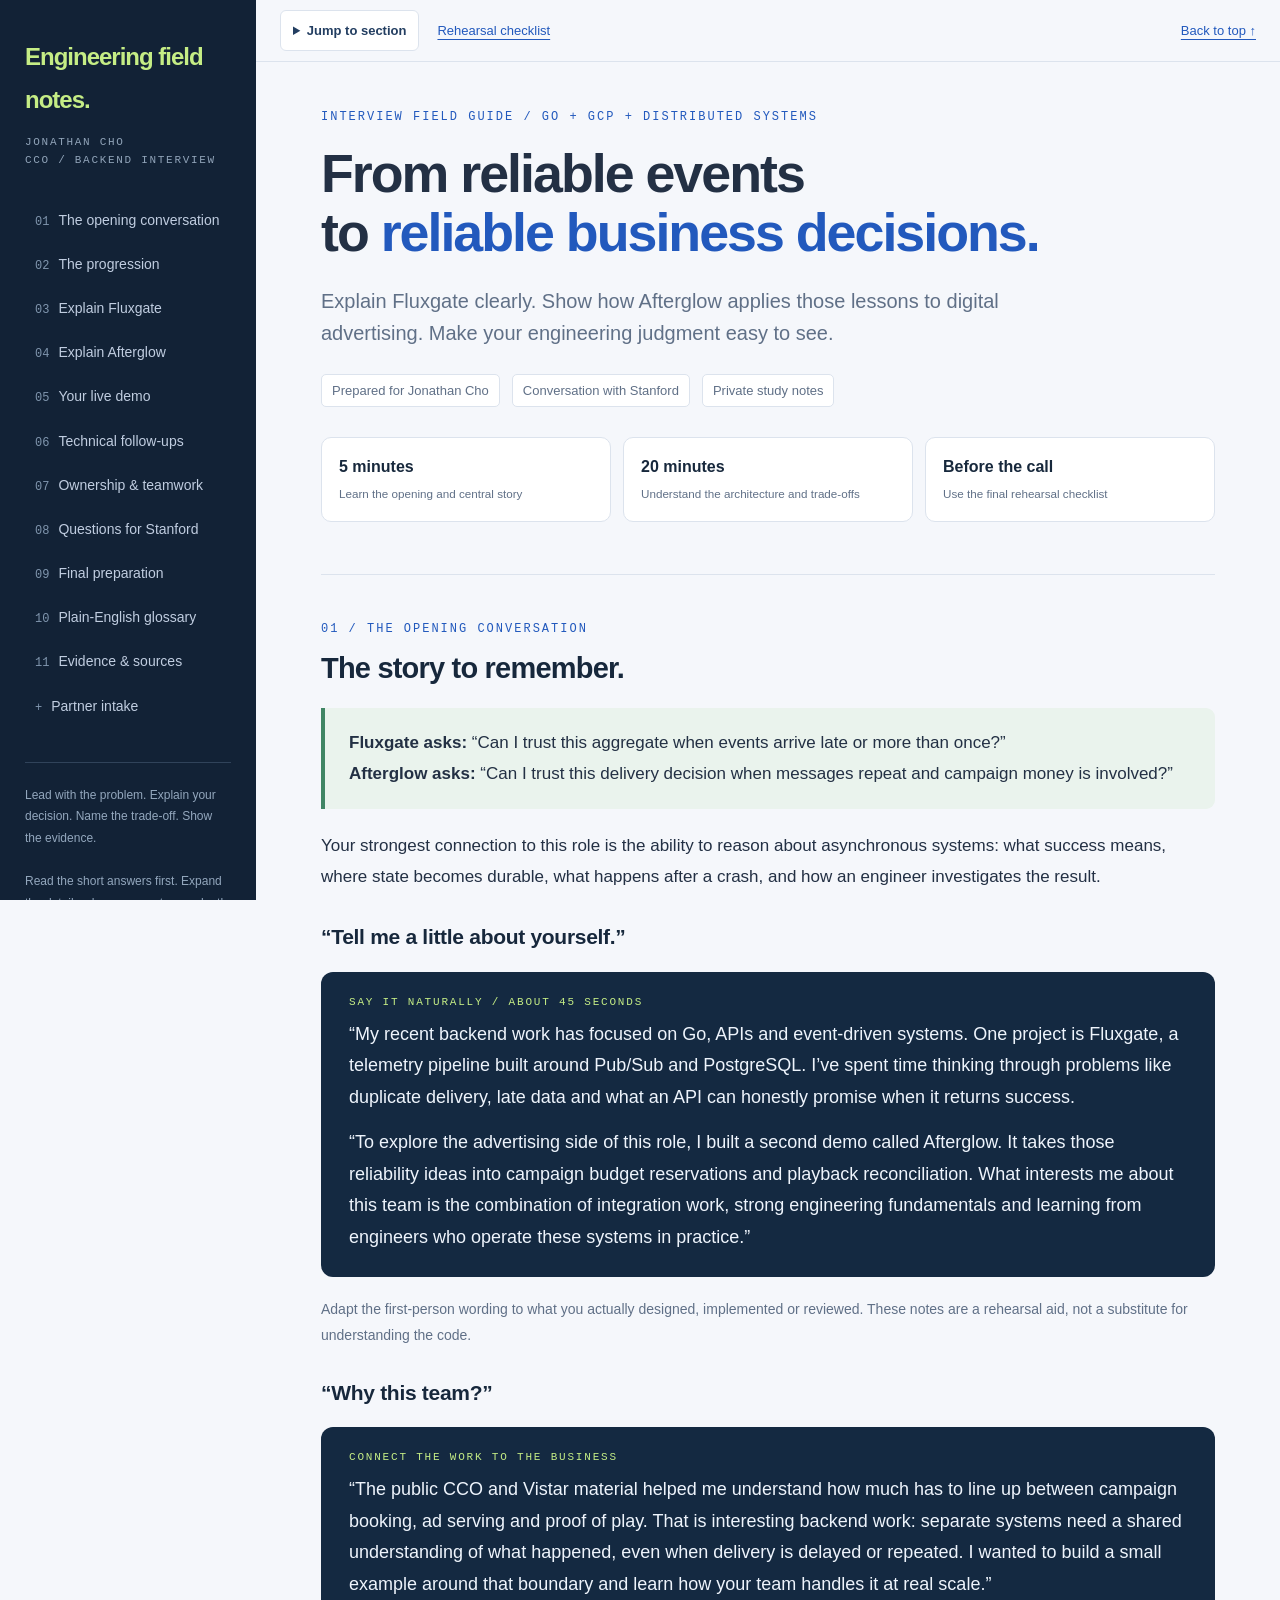
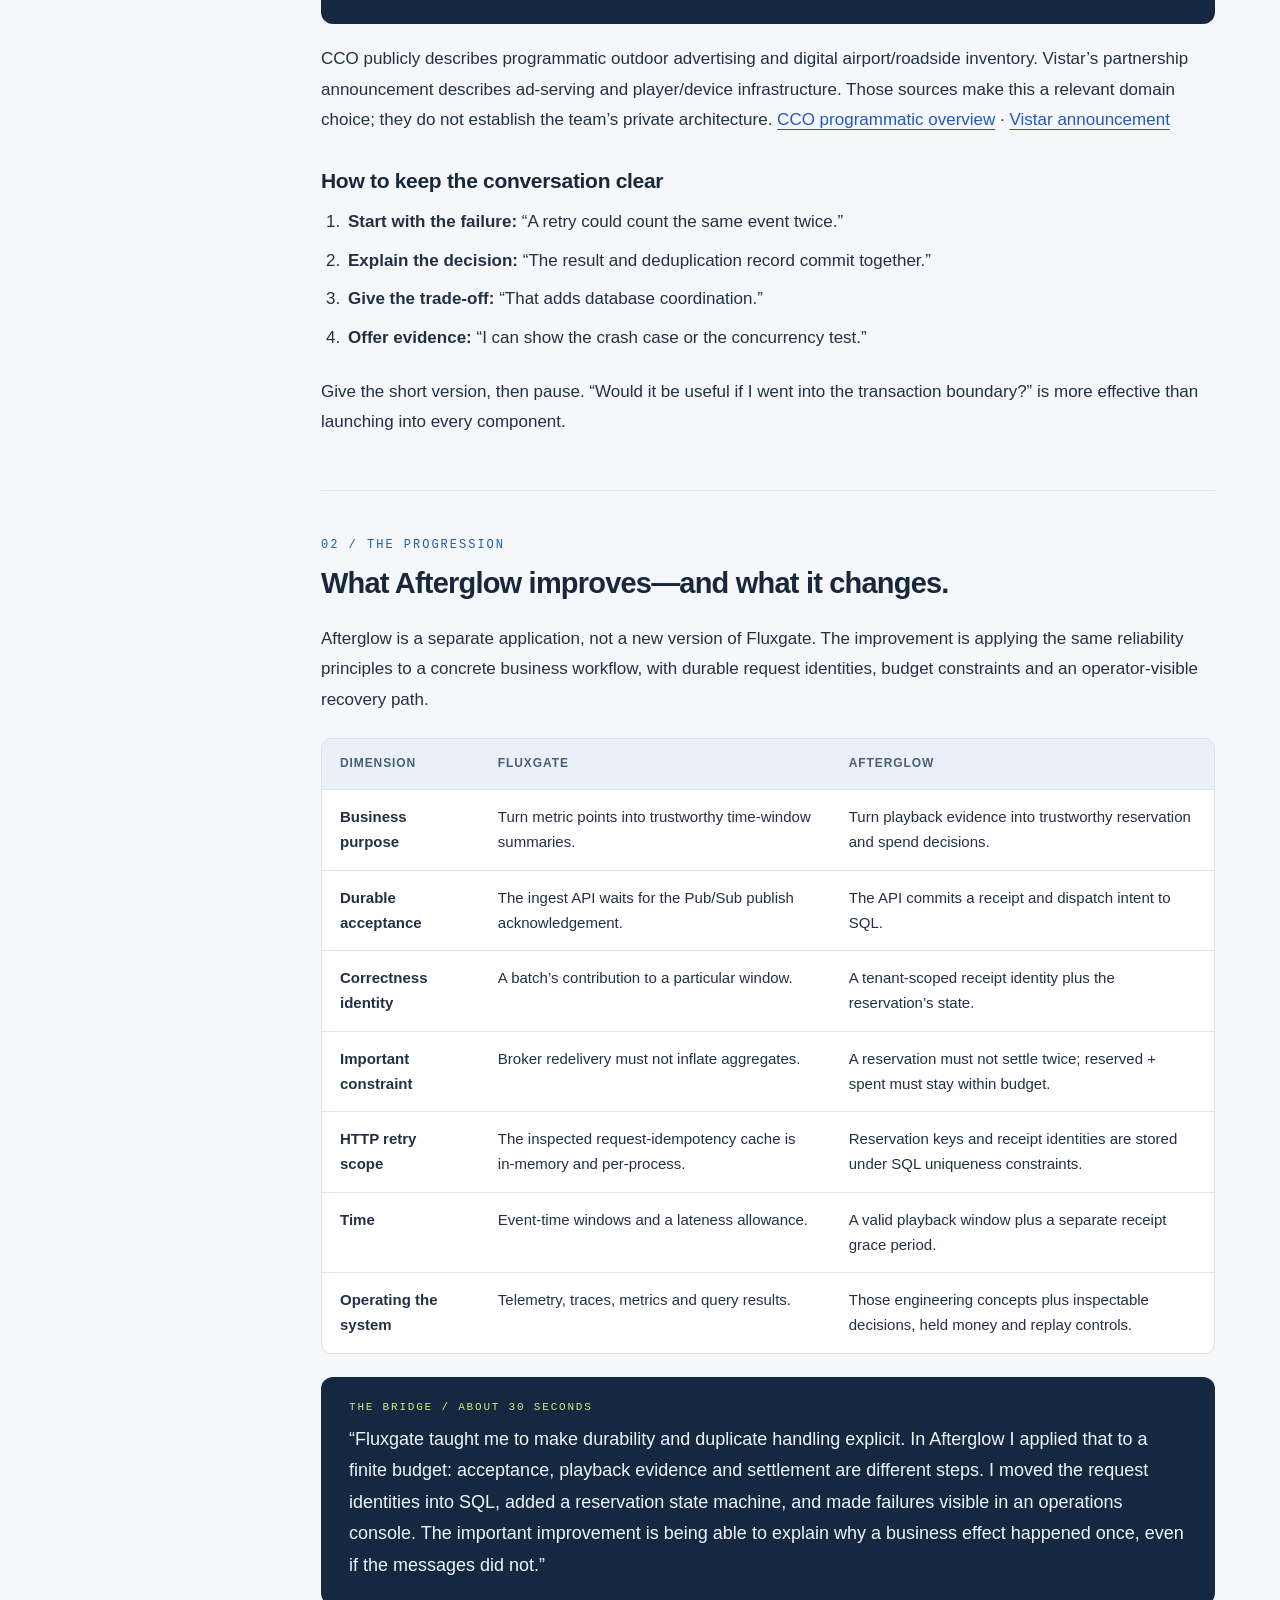
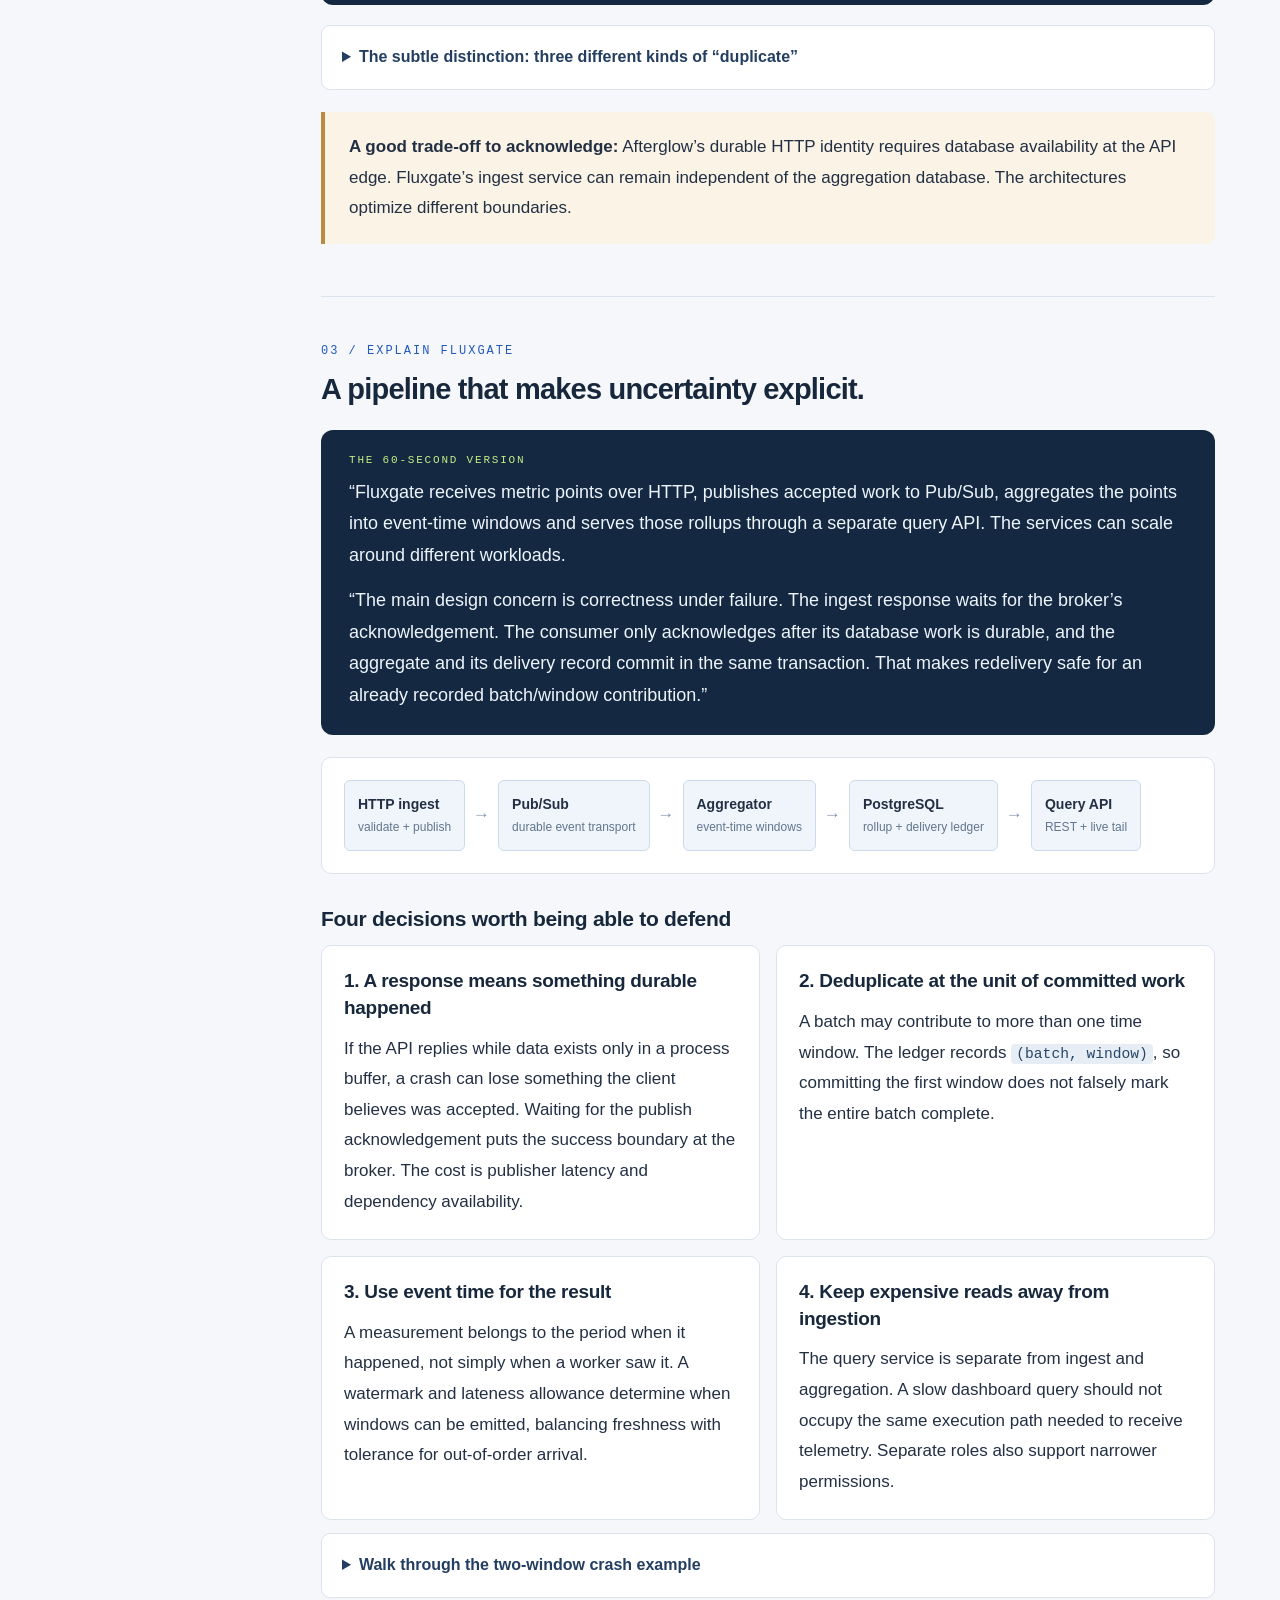
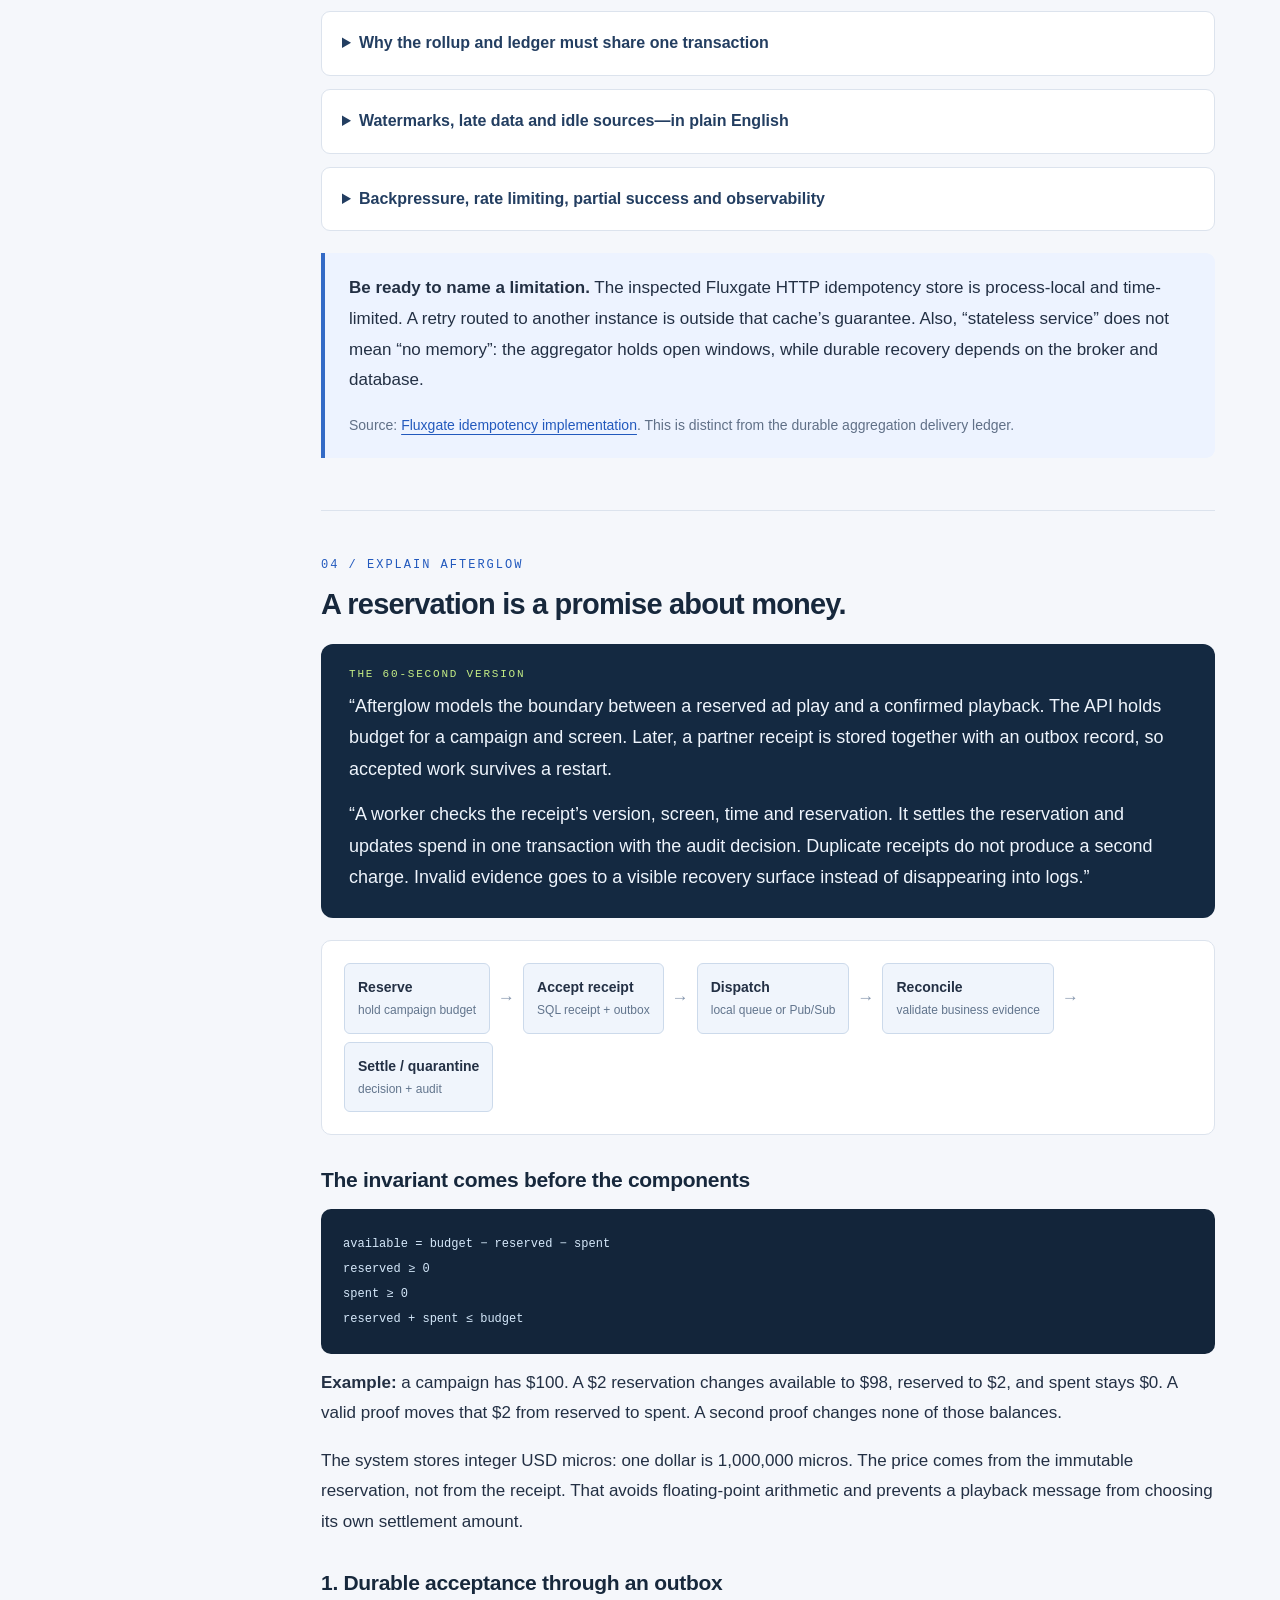
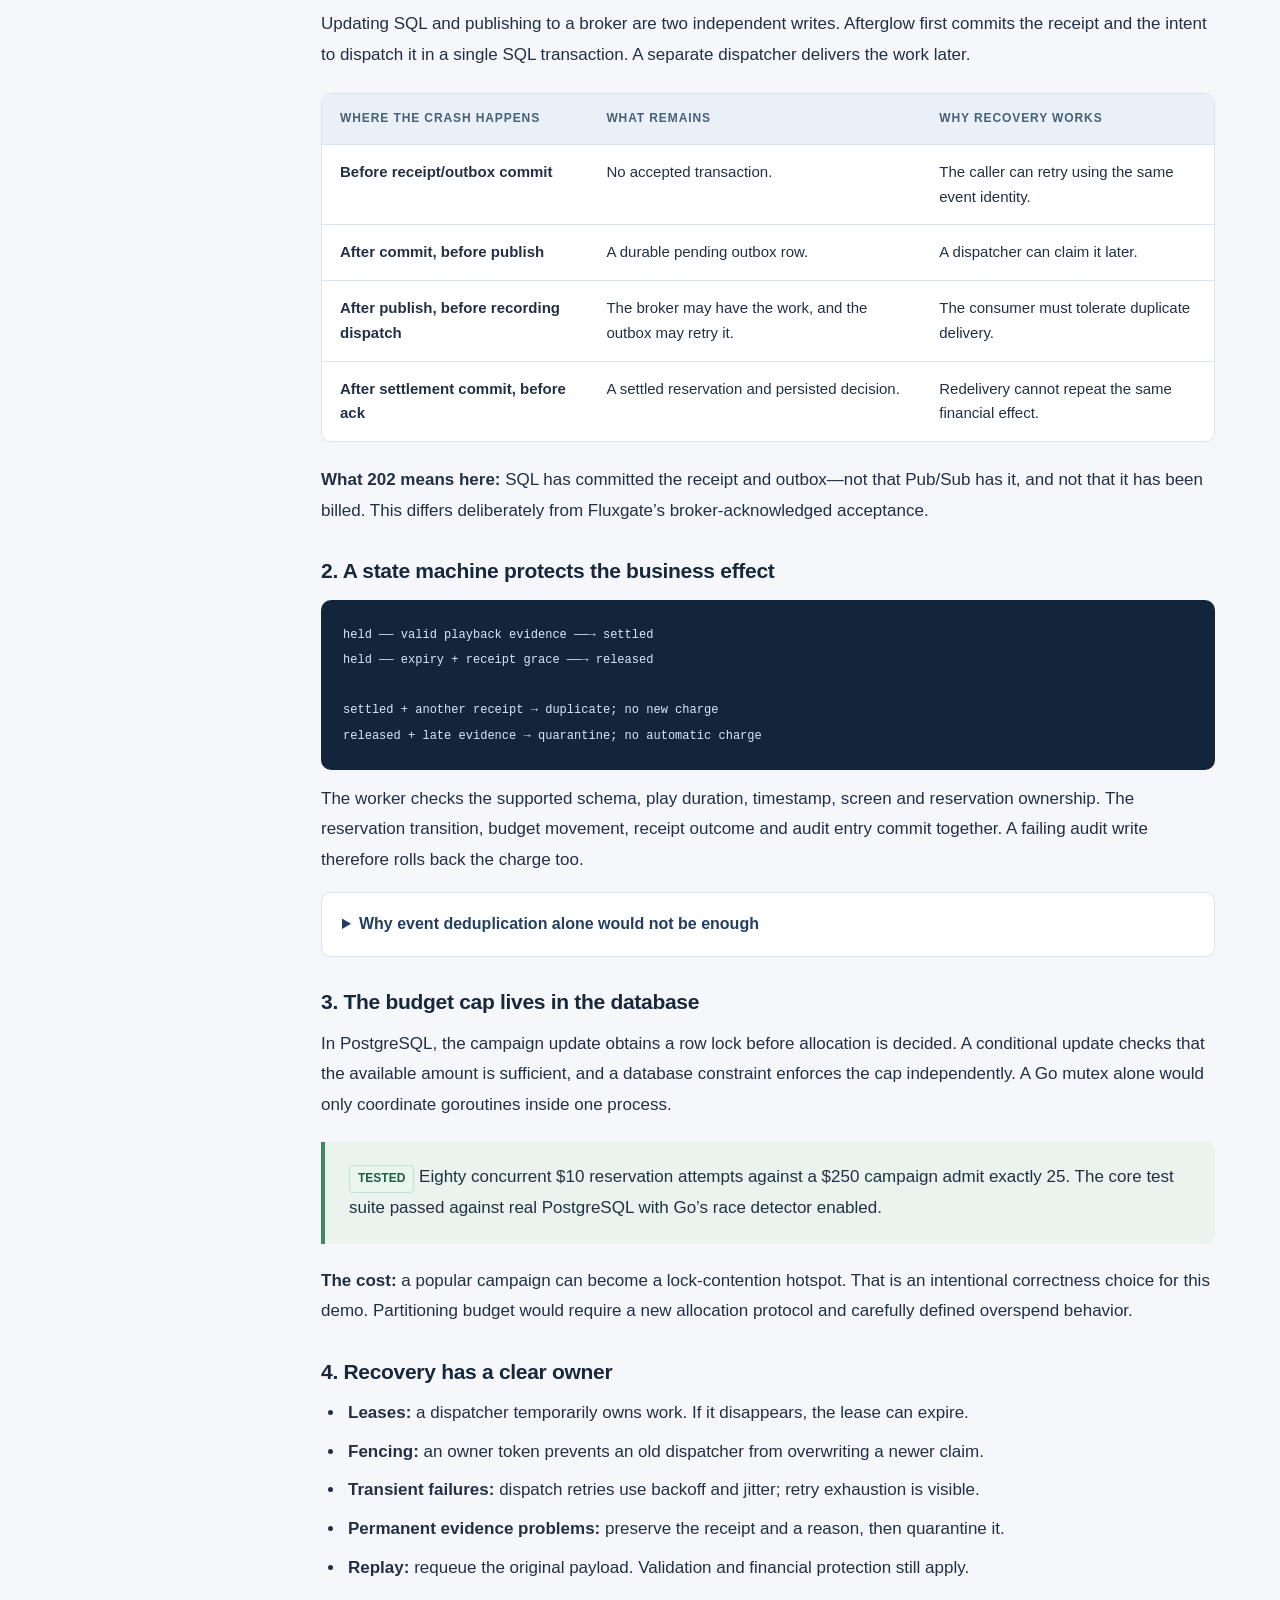
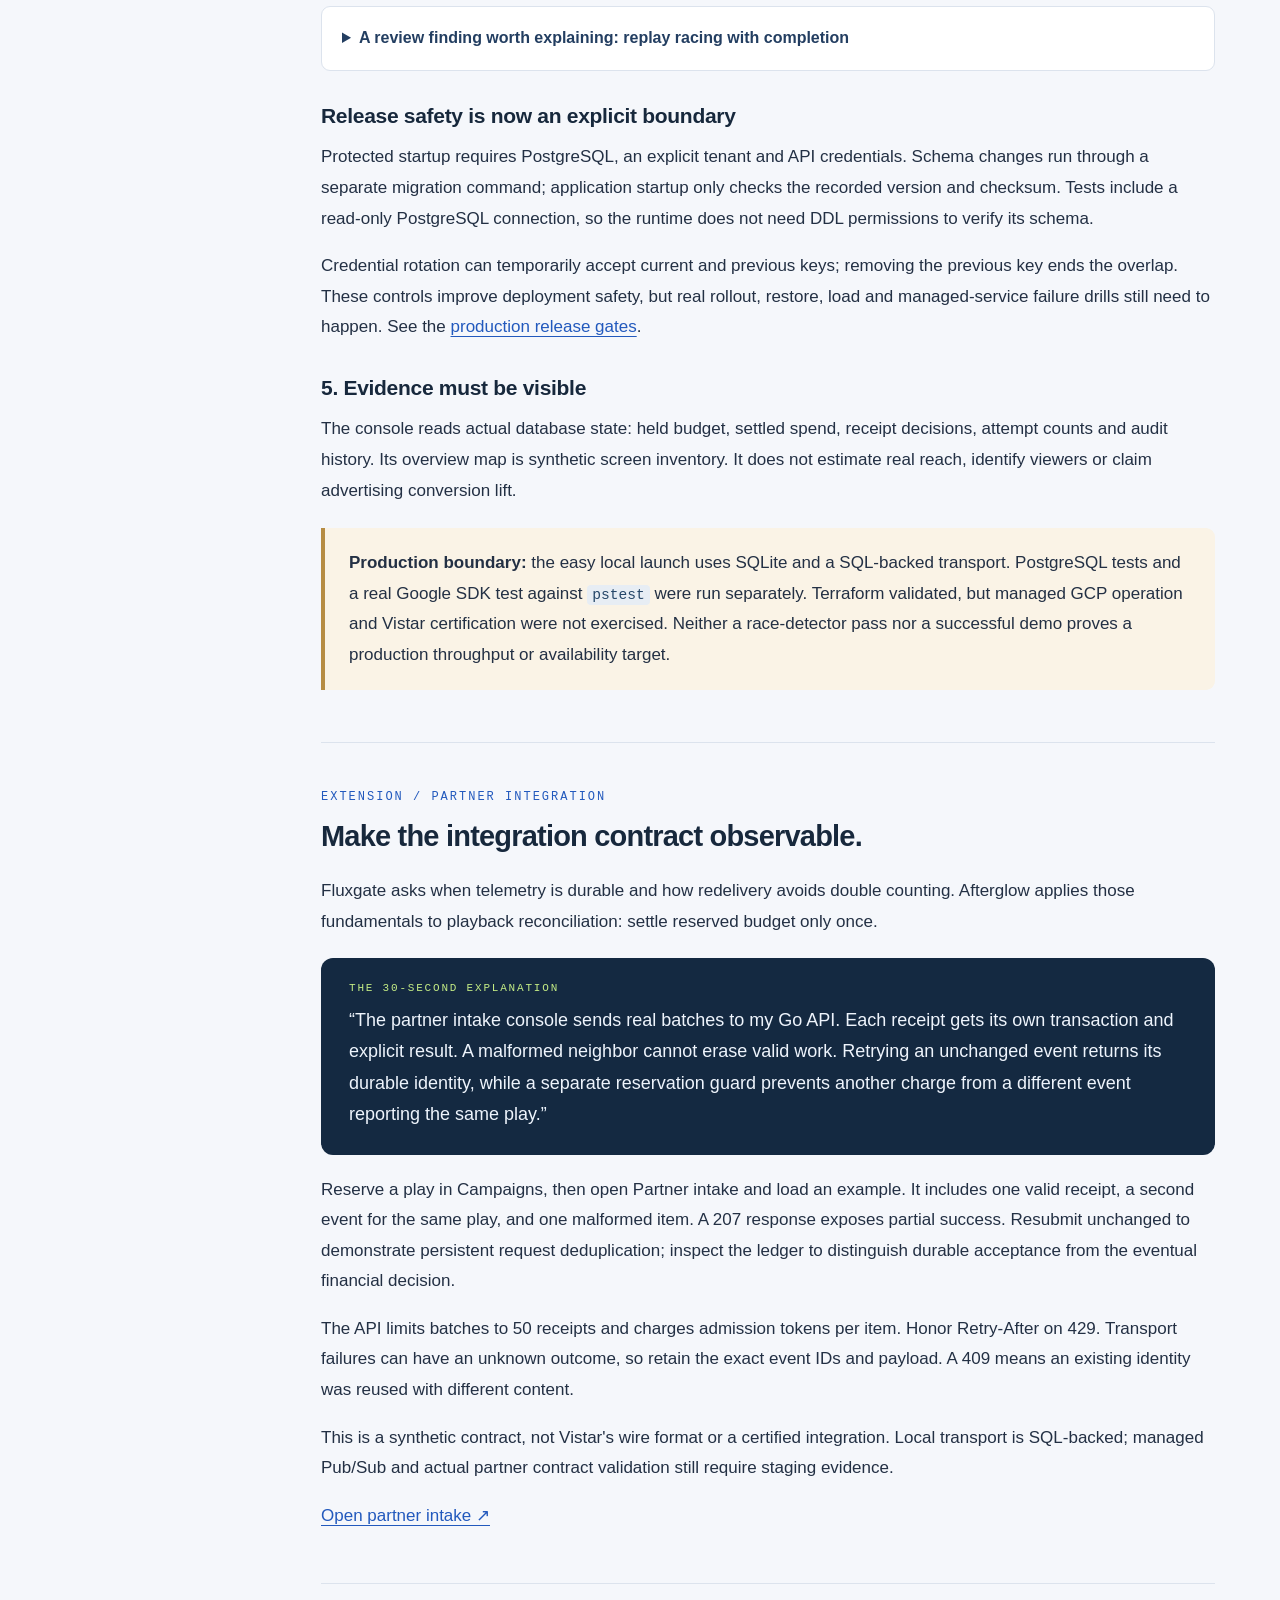
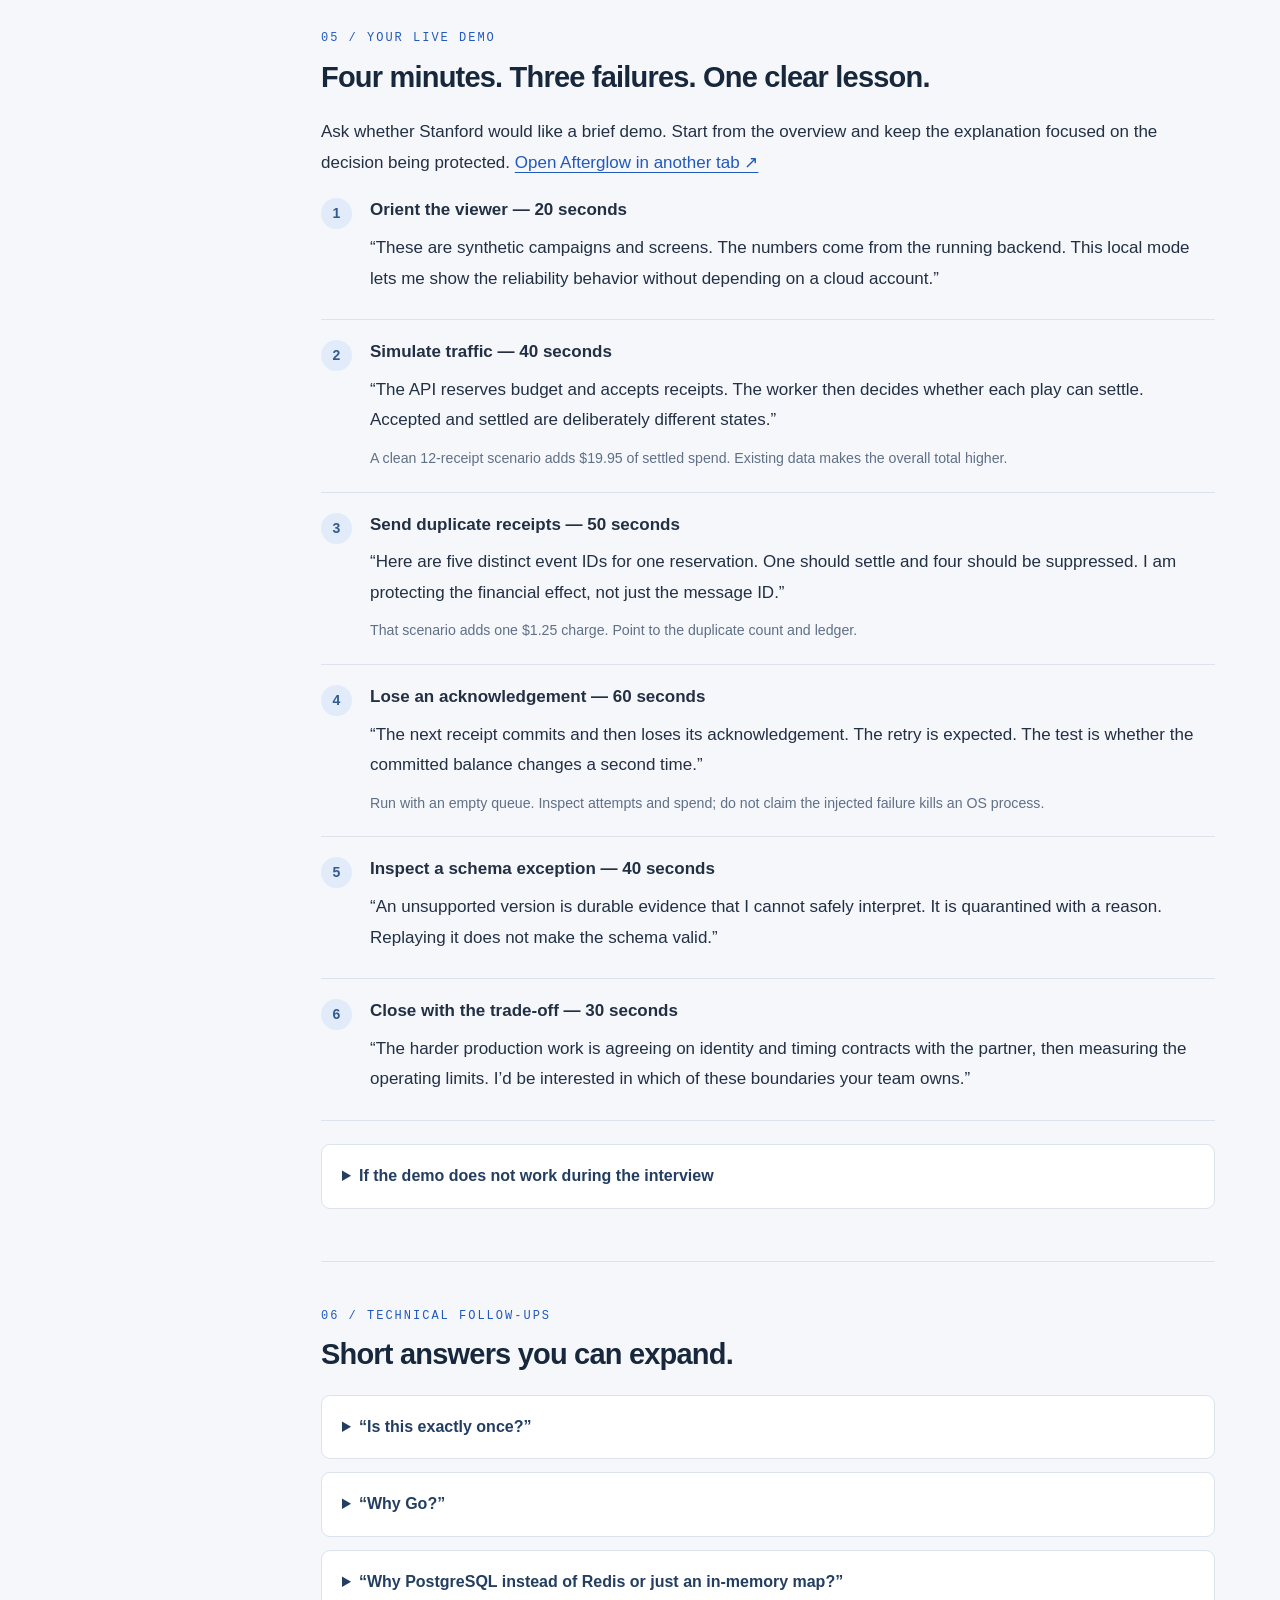
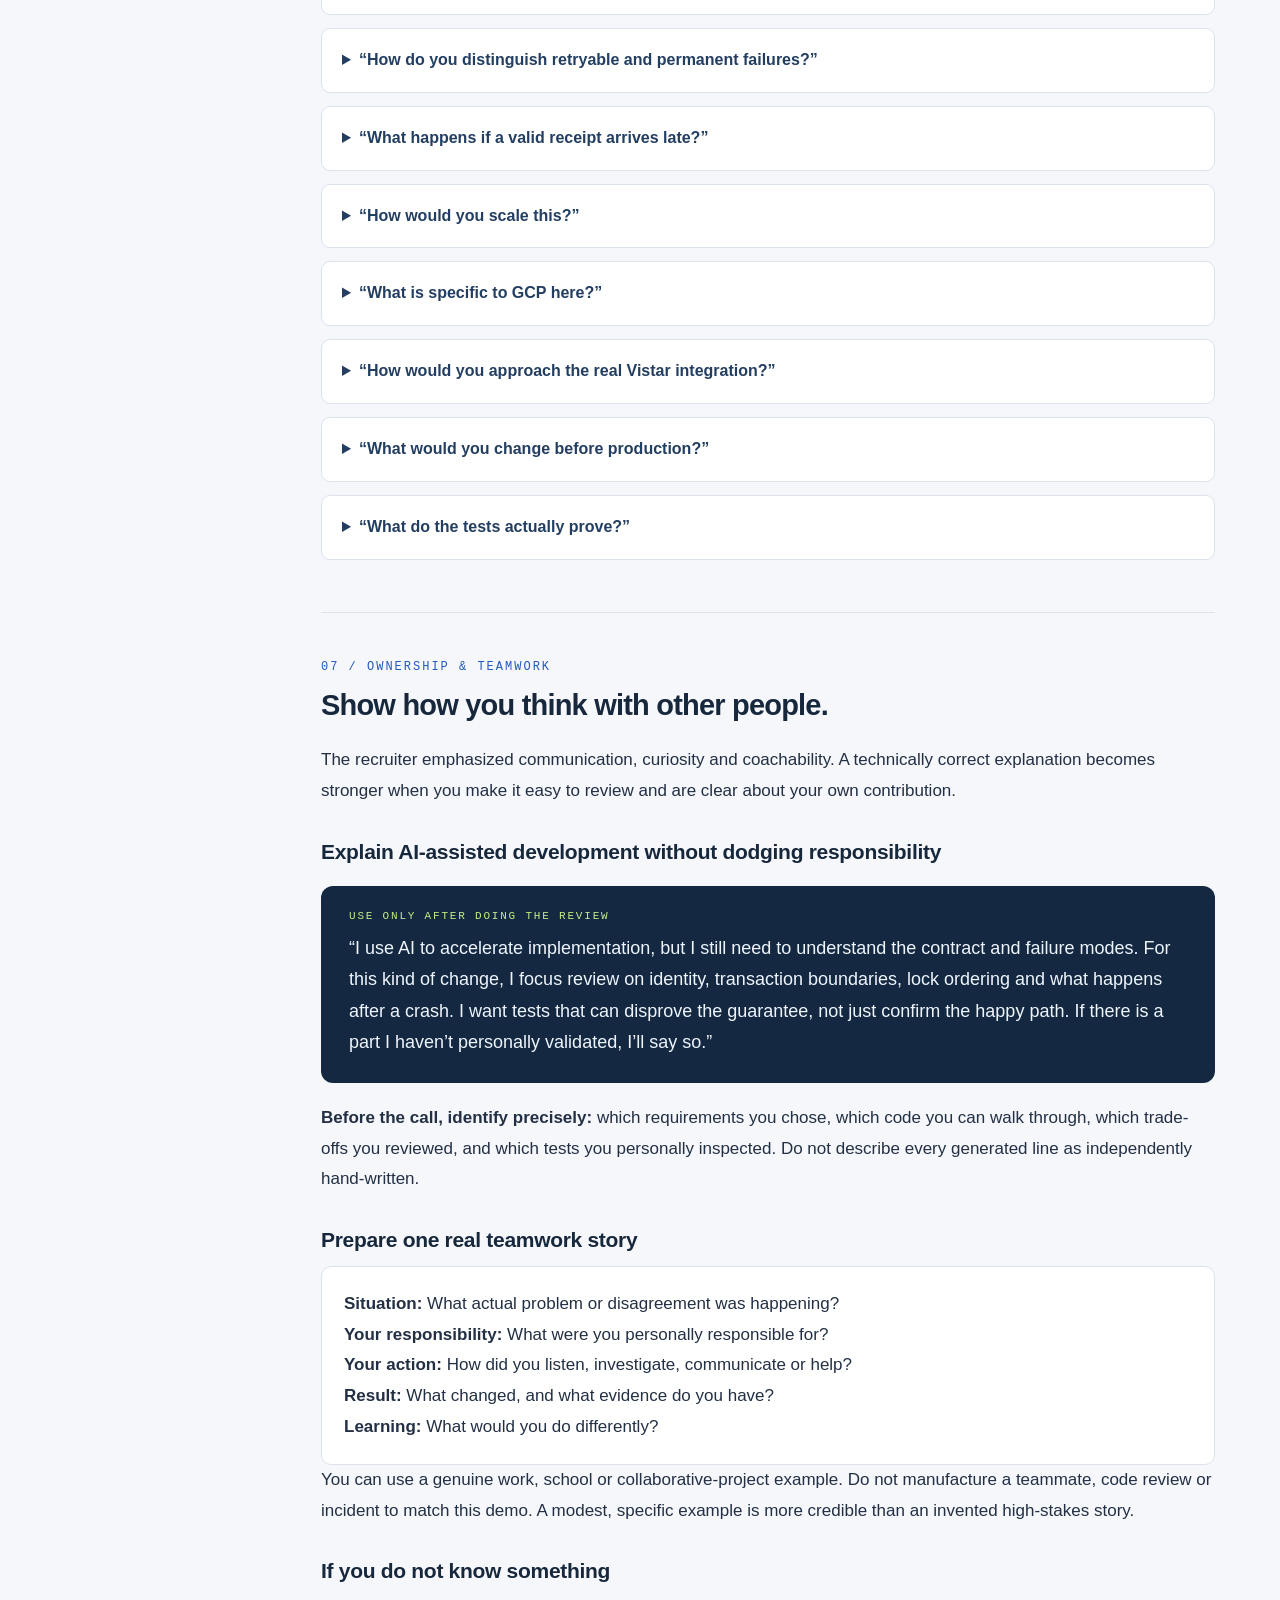
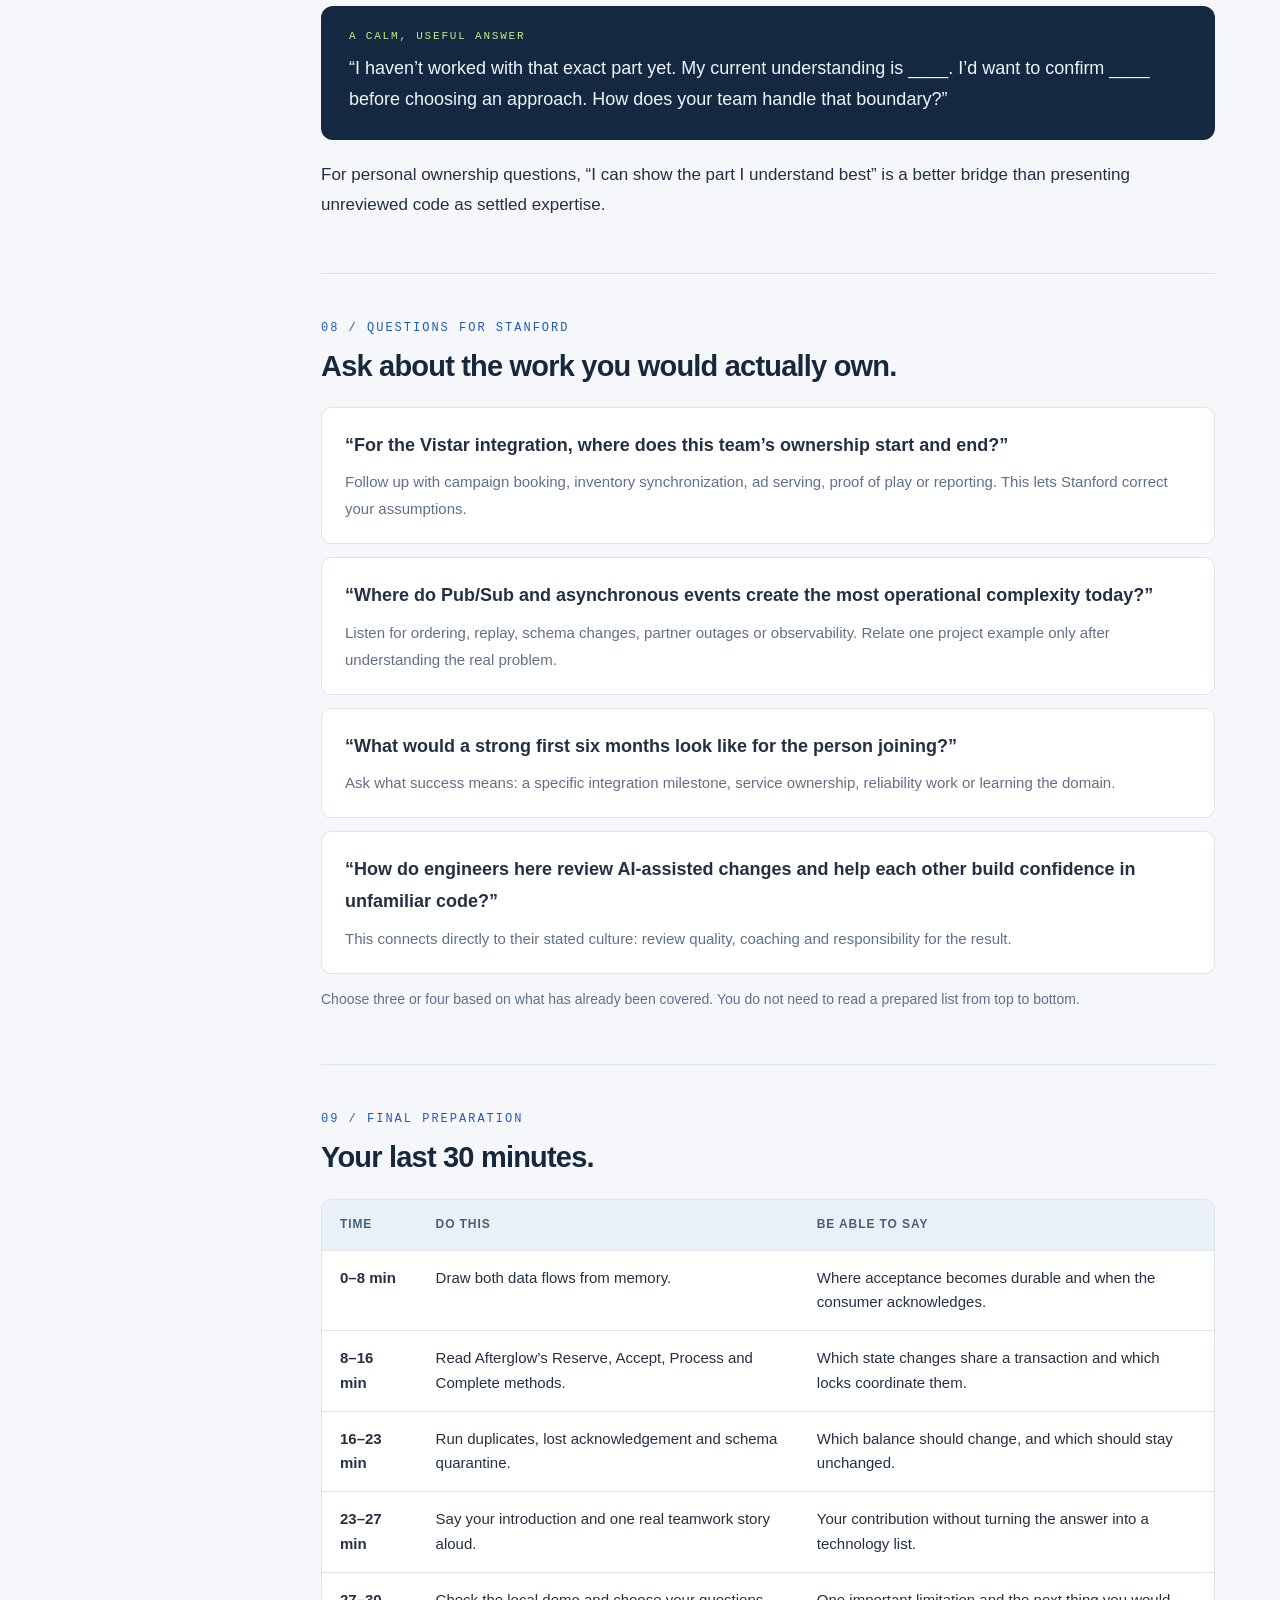
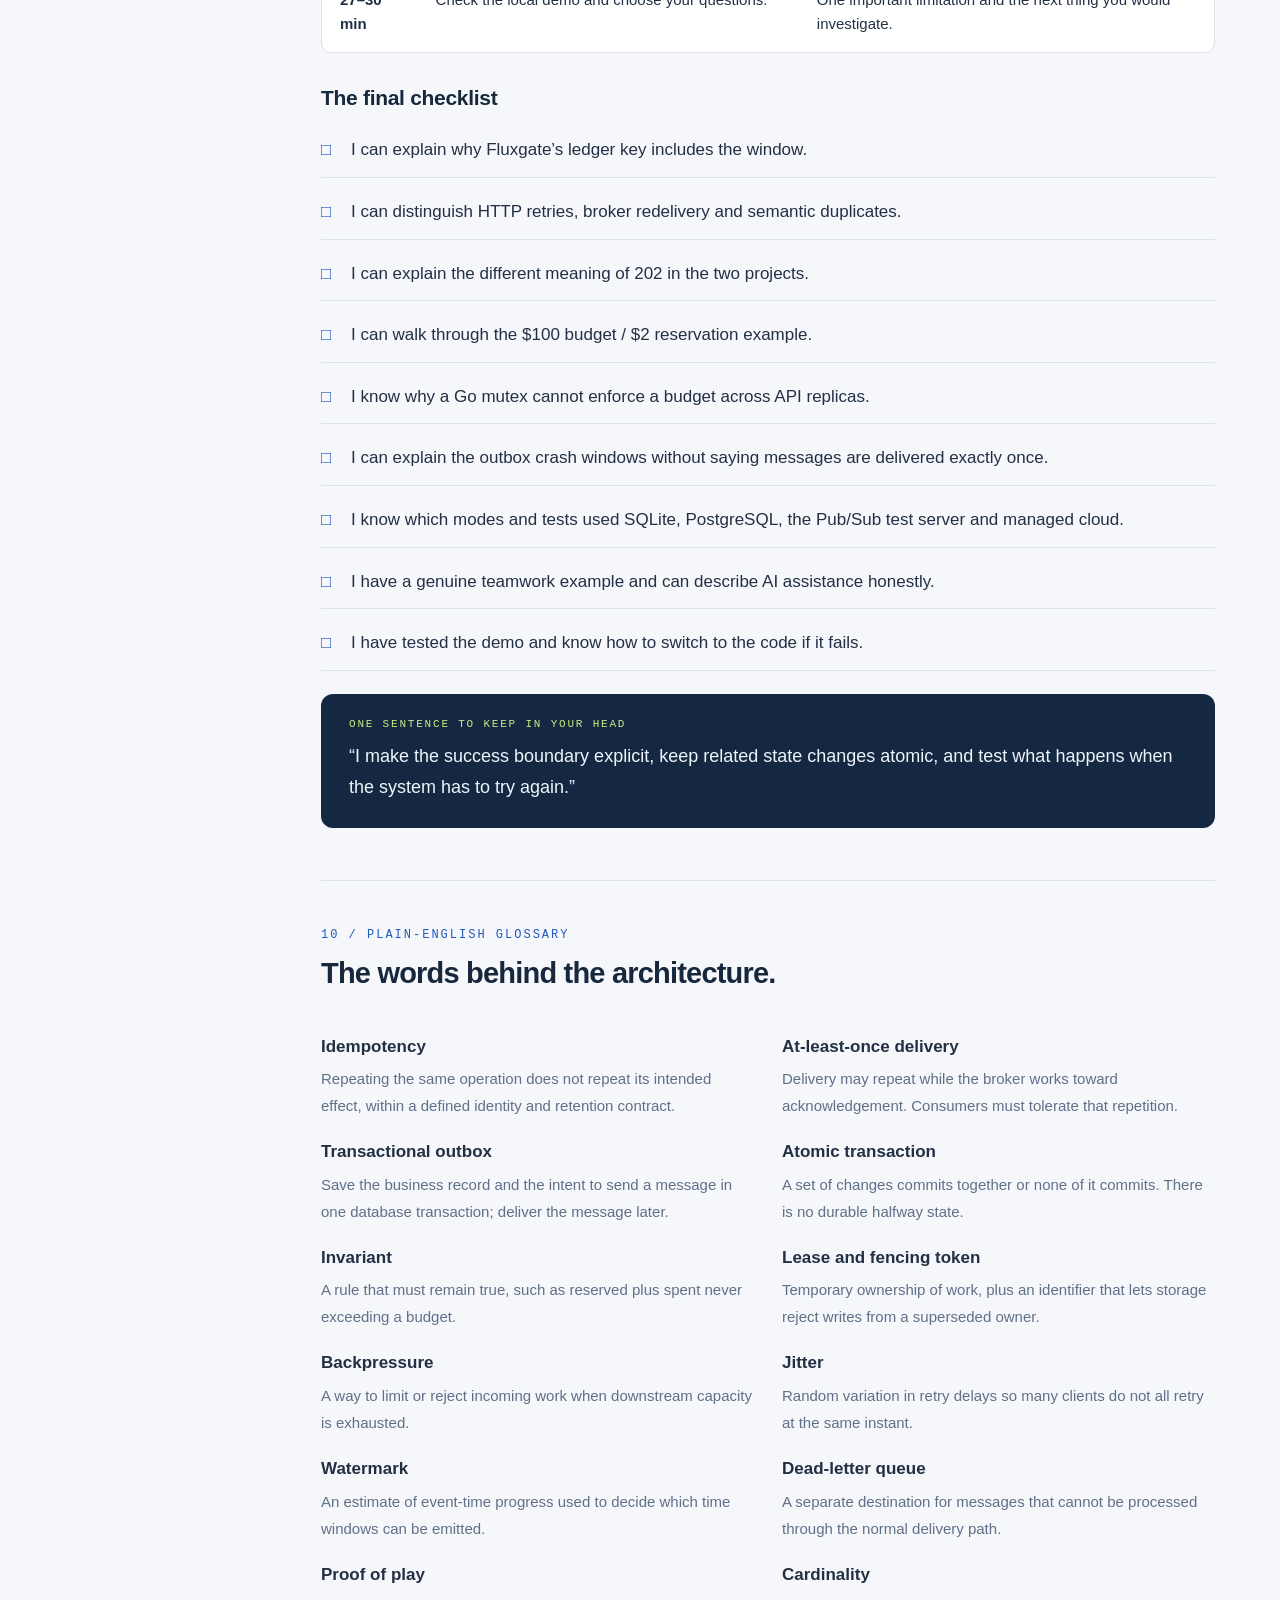
<file: internal/console/web/interview-notes.html>
<!doctype html>
<html lang="en">
  <head>
    <meta charset="utf-8" />
    <meta name="viewport" content="width=device-width,initial-scale=1" />
    <meta
      name="description"
      content="Jonathan Cho's interview field guide: Go, GCP, Fluxgate and Afterglow, explained through architecture, trade-offs and evidence."
    />
    <title>From Fluxgate to Afterglow — Interview field guide</title>
    <style>
      :root {
        font-family: Inter, "Segoe UI", Arial, sans-serif;
        color: #233044;
        background: #f5f7fb;
        font-size: 17px;
        line-height: 1.8;
        --ink: #17283c;
        --muted: #607087;
        --blue: #2259bd;
        --line: #dce3ed;
        --green: #205c40;
      }
      * {
        box-sizing: border-box;
      }
      html {
        scroll-behavior: smooth;
        scroll-padding-top: 28px;
      }
      body {
        margin: 0;
      }
      a {
        color: var(--blue);
        text-underline-offset: 4px;
      }
      a:hover {
        color: #173a76;
      }
      a:focus-visible,
      summary:focus-visible {
        outline: 3px solid #789bea;
        outline-offset: 5px;
      }
      .skip {
        position: absolute;
        top: -100px;
      }
      .skip:focus {
        top: 8px;
        left: 280px;
        z-index: 20;
        background: white;
        padding: 12px;
      }
      .rail {
        position: fixed;
        inset: 0 auto 0 0;
        width: 256px;
        background: #122236;
        color: #e7eef7;
        padding: 35px 25px;
        overflow-y: auto;
      }
      .rail .mark {
        font-size: 24px;
        font-weight: 650;
        letter-spacing: -1px;
        color: #c5ed85;
        text-decoration: none;
      }
      .rail .edition {
        font: 11px/1.6 monospace;
        letter-spacing: 1.7px;
        color: #91a4b9;
        margin: 13px 0 30px;
      }
      .rail nav {
        display: grid;
        gap: 3px;
      }
      .rail nav a {
        color: #c0cde0;
        text-decoration: none;
        font-size: 14px;
        line-height: 1.6;
        padding: 9px 10px;
        border-radius: 6px;
      }
      .rail nav a:hover {
        background: #22364e;
        color: white;
      }
      .rail nav span {
        font-family: monospace;
        color: #8096ae;
        margin-right: 9px;
        font-size: 12px;
      }
      .rail .note {
        margin-top: 35px;
        padding-top: 22px;
        border-top: 1px solid #30435a;
        font-size: 12px;
        color: #93a7bd;
      }
      .rail .back {
        display: block;
        color: #c5ed85;
        margin-top: 22px;
        font-size: 13px;
      }
      .page {
        margin-left: 256px;
      }
      main {
        max-width: 1050px;
        padding: 46px 65px 90px;
        margin: auto;
      }
      .eyebrow {
        font: 12px/1.6 monospace;
        letter-spacing: 2px;
        text-transform: uppercase;
        color: var(--blue);
        margin: 0 0 16px;
      }
      h1 {
        font-size: clamp(34px, 4.2vw, 54px);
        line-height: 1.1;
        letter-spacing: -2px;
        font-weight: 650;
        margin: 0 0 23px;
        max-width: 730px;
      }
      h1 em {
        font-style: normal;
        color: var(--blue);
      }
      .intro {
        font-size: 20px;
        line-height: 1.6;
        color: var(--muted);
        max-width: 720px;
        margin-bottom: 25px;
      }
      .meta {
        font-size: 13px;
        color: var(--muted);
        display: flex;
        gap: 12px;
        flex-wrap: wrap;
      }
      .pill {
        padding: 4px 10px;
        border-radius: 5px;
        border: 1px solid var(--line);
        background: white;
      }
      .route {
        display: grid;
        grid-template-columns: repeat(3, 1fr);
        gap: 12px;
        margin: 30px 0 45px;
      }
      .route a {
        display: block;
        background: #fff;
        border: 1px solid var(--line);
        padding: 17px;
        border-radius: 10px;
        text-decoration: none;
        font-size: 14px;
        line-height: 1.5;
        color: var(--ink);
      }
      .route strong {
        display: block;
        font-size: 16px;
        margin-bottom: 4px;
      }
      .route small {
        color: var(--muted);
      }
      section {
        margin: 52px 0 0;
        border-top: 1px solid var(--line);
        padding-top: 37px;
      }
      h2 {
        font-size: 29px;
        letter-spacing: -0.8px;
        line-height: 1.25;
        color: var(--ink);
        margin: 7px 0 22px;
      }
      h3 {
        font-size: 21px;
        line-height: 1.4;
        letter-spacing: -0.3px;
        margin: 30px 0 12px;
        color: var(--ink);
      }
      h4 {
        font-size: 17px;
        margin: 22px 0 8px;
      }
      p {
        margin: 0 0 17px;
      }
      strong {
        font-weight: 650;
      }
      ul,
      ol {
        padding-left: 24px;
        margin: 12px 0 23px;
      }
      li {
        padding-left: 3px;
        margin: 8px 0;
      }
      .section-number {
        font: 12px monospace;
        letter-spacing: 2px;
        color: var(--blue);
      }
      .speak {
        background: #142941;
        color: #eef4fc;
        border-radius: 12px;
        padding: 24px 28px;
        margin: 20px 0;
      }
      .speak .label {
        font: 11px monospace;
        letter-spacing: 1.8px;
        color: #c5ed85;
        display: block;
        margin-bottom: 11px;
      }
      .speak p {
        margin: 0;
        font-size: 18px;
        line-height: 1.75;
      }
      .speak p + p {
        margin-top: 14px;
      }
      .callout {
        border-left: 4px solid #336ac6;
        background: #edf3ff;
        padding: 20px 24px;
        border-radius: 0 9px 9px 0;
        margin: 22px 0;
      }
      .callout.green {
        border-color: #408564;
        background: #eaf3ed;
      }
      .callout.amber {
        border-color: #b68c43;
        background: #faf3e6;
      }
      .callout p:last-child {
        margin-bottom: 0;
      }
      .subtle {
        color: var(--muted);
        font-size: 14px;
      }
      .cards {
        display: grid;
        grid-template-columns: 1fr 1fr;
        gap: 16px;
      }
      .card {
        background: white;
        border: 1px solid var(--line);
        padding: 22px;
        border-radius: 10px;
      }
      .card h3 {
        font-size: 19px;
        margin: 0 0 12px;
      }
      .card p:last-child {
        margin: 0;
      }
      .table-wrap {
        overflow-x: auto;
        border: 1px solid var(--line);
        border-radius: 10px;
        margin: 23px 0;
        background: white;
      }
      table {
        border-collapse: collapse;
        width: 100%;
        font-size: 15px;
        line-height: 1.65;
        min-width: 590px;
      }
      th {
        text-align: left;
        background: #eaf0f7;
        font-size: 12px;
        letter-spacing: 0.9px;
        text-transform: uppercase;
        color: #486077;
      }
      td,
      th {
        padding: 15px 18px;
        border-bottom: 1px solid var(--line);
        vertical-align: top;
      }
      tr:last-child td {
        border-bottom: 0;
      }
      td:first-child {
        font-weight: 600;
      }
      code {
        font-family: Consolas, "SFMono-Regular", monospace;
        font-size: 0.86em;
        overflow-wrap: anywhere;
        background: #e7edf4;
        border-radius: 4px;
        padding: 2px 5px;
        color: #264769;
      }
      pre {
        background: #13253a;
        color: #d6e9fb;
        border-radius: 10px;
        padding: 22px;
        overflow-x: auto;
        font:
          14px/1.8 Consolas,
          monospace;
        white-space: pre-wrap;
      }
      pre code {
        padding: 0;
        color: inherit;
        background: none;
      }
      .flow {
        display: flex;
        flex-wrap: wrap;
        gap: 8px;
        align-items: center;
        padding: 22px;
        background: #fff;
        border: 1px solid var(--line);
        border-radius: 10px;
        margin: 22px 0;
      }
      .flow div {
        padding: 11px 13px;
        border: 1px solid #ccdaeb;
        background: #f0f5fc;
        border-radius: 6px;
        font-size: 14px;
        font-weight: 600;
      }
      .flow span {
        color: #8798af;
      }
      .flow small {
        display: block;
        font-weight: 400;
        font-size: 12px;
        color: #62758d;
      }
      .steps {
        counter-reset: steps;
        list-style: none;
        padding: 0;
      }
      .steps > li {
        position: relative;
        padding: 0 0 18px 49px;
        margin: 17px 0;
        border-bottom: 1px solid var(--line);
      }
      .steps > li:before {
        counter-increment: steps;
        content: counter(steps);
        position: absolute;
        left: 0;
        top: 3px;
        border-radius: 50%;
        background: #e1ebfa;
        color: #315b92;
        display: grid;
        place-items: center;
        width: 31px;
        height: 31px;
        font-size: 14px;
        font-weight: 650;
      }
      .steps p {
        margin: 7px 0;
      }
      .steps small {
        color: var(--muted);
      }
      details {
        border: 1px solid var(--line);
        border-radius: 9px;
        background: white;
        margin: 13px 0;
        overflow: hidden;
      }
      summary {
        padding: 17px 20px;
        cursor: pointer;
        font-weight: 600;
        color: #233e61;
        font-size: 16px;
      }
      details[open] summary {
        border-bottom: 1px solid var(--line);
        background: #f0f5fc;
      }
      .answer {
        padding: 20px 24px;
      }
      .answer p:last-child,
      .answer ul:last-child {
        margin-bottom: 0;
      }
      .proof {
        display: inline-block;
        border: 1px solid #c5dfce;
        background: #eaf5ee;
        color: var(--green);
        border-radius: 4px;
        padding: 2px 8px;
        font-size: 12px;
        font-weight: 600;
      }
      .question {
        padding: 21px 23px;
        background: white;
        border: 1px solid var(--line);
        border-radius: 10px;
        margin-bottom: 13px;
      }
      .question strong {
        display: block;
        font-size: 18px;
        margin-bottom: 7px;
      }
      .question p {
        font-size: 15px;
        color: var(--muted);
        margin: 0;
      }
      .glossary {
        display: grid;
        grid-template-columns: 1fr 1fr;
        gap: 0 28px;
      }
      .glossary dt {
        font-weight: 650;
        margin-top: 18px;
      }
      .glossary dd {
        margin: 3px 0 0;
        font-size: 15px;
        color: var(--muted);
      }
      footer {
        margin-top: 45px;
        border-top: 1px solid var(--line);
        padding-top: 20px;
        font-size: 13px;
        color: var(--muted);
      }
      .source-list {
        font-size: 14px;
      }
      .source-list li {
        margin: 10px 0;
      }
      .checklist {
        list-style: none;
        padding-left: 0;
      }
      .checklist li {
        padding: 11px 0 11px 30px;
        position: relative;
        border-bottom: 1px solid var(--line);
      }
      .checklist li:before {
        content: "□";
        position: absolute;
        left: 0;
        color: var(--blue);
      }
      @media (max-width: 1050px) {
        .rail {
          width: 215px;
          padding: 28px 17px;
        }
        .page {
          margin-left: 215px;
        }
        main {
          padding: 35px 34px 65px;
        }
        .cards {
          grid-template-columns: 1fr;
        }
      }
      @media (max-width: 760px) {
        .rail {
          position: relative;
          width: 100%;
          padding: 20px 23px;
        }
        .rail .edition {
          margin: 3px 0 12px;
        }
        .rail nav {
          display: flex;
          overflow: auto;
          gap: 5px;
        }
        .rail nav a {
          white-space: nowrap;
          padding: 7px 10px;
          background: #1c324a;
        }
        .rail .note {
          display: none;
        }
        .rail .back {
          margin-top: 13px;
        }
        .page {
          margin-left: 0;
        }
        main {
          padding: 30px 23px 60px;
        }
        h1 {
          letter-spacing: -1.2px;
        }
        .intro {
          font-size: 18px;
        }
        .route {
          grid-template-columns: 1fr;
          gap: 8px;
          margin-bottom: 30px;
        }
        .route a {
          padding: 13px 16px;
        }
        .route strong {
          display: inline;
          margin-right: 8px;
        }
        section {
          margin-top: 36px;
          padding-top: 28px;
        }
        .speak {
          padding: 21px;
        }
        .speak p {
          font-size: 17px;
        }
        .glossary {
          grid-template-columns: 1fr;
        }
        h2 {
          font-size: 26px;
        }
        .skip:focus {
          left: 10px;
        }
      }
      @media print {
        body {
          background: white;
          color: black;
          font-size: 11pt;
          line-height: 1.5;
        }
        .rail,
        .route,
        .skip,
        .meta {
          display: none;
        }
        .page {
          margin: 0;
        }
        main {
          max-width: none;
          padding: 0;
        }
        h1 {
          font-size: 28pt;
        }
        h2 {
          font-size: 20pt;
        }
        h3 {
          font-size: 15pt;
        }
        section {
          margin-top: 22pt;
          padding-top: 15pt;
        }
        .speak,
        .callout,
        .card,
        details,
        summary {
          background: #f4f4f4 !important;
          color: black !important;
          box-shadow: none;
        }
        .speak .label {
          color: #444;
        }
        .speak p {
          font-size: 12pt;
        }
        .cards,
        .glossary {
          display: block;
        }
        .card {
          margin-bottom: 12pt;
        }
        .table-wrap {
          overflow: visible;
        }
        table {
          font-size: 10pt;
          min-width: 0;
        }
        details {
          break-inside: avoid;
        }
        details::details-content {
          content-visibility: visible !important;
          display: block !important;
        }
        h2,
        h3,
        summary {
          break-after: avoid;
        }
        a {
          color: #222;
        }
        pre {
          color: #222;
          background: #f3f3f3;
        }
        footer {
          font-size: 9pt;
        }
      }
      @media (prefers-reduced-motion: reduce) {
        html {
          scroll-behavior: auto;
        }
      }

      /* Reading controls stay available even deep into the mobile guide. */
      .reading-tools {
        position: sticky;
        top: 0;
        z-index: 10;
        display: flex;
        align-items: center;
        gap: 18px;
        padding: 10px 24px;
        background: #f5f7fbf5;
        border-bottom: 1px solid var(--line);
        backdrop-filter: blur(10px);
        font-size: 13px;
      }
      .reading-tools details {
        margin: 0;
        border: 0;
        background: transparent;
        overflow: visible;
      }
      .reading-tools summary {
        padding: 8px 12px;
        border: 1px solid var(--line);
        border-radius: 6px;
        font-size: 13px;
        background: white;
      }
      .reading-tools details[open] summary {
        background: #eaf0fa;
      }
      .reading-tools nav {
        position: absolute;
        top: 60px;
        left: 24px;
        display: grid;
        max-height: 65vh;
        overflow: auto;
        background: white;
        border: 1px solid var(--line);
        box-shadow: 0 15px 40px #14294126;
        border-radius: 9px;
        padding: 10px;
        min-width: 260px;
      }
      .reading-tools nav a {
        padding: 8px 12px;
        text-decoration: none;
      }
      .reading-tools nav a:hover {
        background: #edf3ff;
      }
      .reading-tools nav span {
        margin-right: 10px;
        color: var(--muted);
      }
      .reading-tools > a:last-child {
        margin-left: auto;
      }
      html {
        scroll-padding-top: 90px;
      }
      section:target > h2 {
        color: var(--blue);
      }
      .table-wrap:focus-visible {
        outline: 3px solid #789bea;
        outline-offset: 4px;
      }
      @media (max-width: 760px) {
        .rail nav {
          display: none;
        }
        .reading-tools {
          padding: 8px 16px;
          gap: 12px;
        }
        .reading-tools nav {
          left: 16px;
          max-width: calc(100vw - 32px);
        }
        .reading-tools summary {
          font-size: 12px;
        }
        .reading-tools > a {
          font-size: 12px;
        }
      }
      @media print {
        .reading-tools {
          display: none;
        }
      }
      body:has(#quick:target) .rail nav a[href="#quick"] {
        background: #22364e;
        color: #fff;
      }
      body:has(#bridge:target) .rail nav a[href="#bridge"] {
        background: #22364e;
        color: #fff;
      }
      body:has(#fluxgate:target) .rail nav a[href="#fluxgate"] {
        background: #22364e;
        color: #fff;
      }
      body:has(#afterglow:target) .rail nav a[href="#afterglow"] {
        background: #22364e;
        color: #fff;
      }
      body:has(#demo:target) .rail nav a[href="#demo"] {
        background: #22364e;
        color: #fff;
      }
      body:has(#questions:target) .rail nav a[href="#questions"] {
        background: #22364e;
        color: #fff;
      }
      body:has(#ownership:target) .rail nav a[href="#ownership"] {
        background: #22364e;
        color: #fff;
      }
      body:has(#stanford:target) .rail nav a[href="#stanford"] {
        background: #22364e;
        color: #fff;
      }
      body:has(#rehearsal:target) .rail nav a[href="#rehearsal"] {
        background: #22364e;
        color: #fff;
      }
      body:has(#glossary:target) .rail nav a[href="#glossary"] {
        background: #22364e;
        color: #fff;
      }
      body:has(#sources:target) .rail nav a[href="#sources"] {
        background: #22364e;
        color: #fff;
      }
    </style>
  </head>
  <body>
    <a class="skip" href="#notes">Skip to notes</a>
    <aside class="rail">
      <a class="mark" href="#start">Engineering field notes.</a>
      <p class="edition">JONATHAN CHO<br />CCO / BACKEND INTERVIEW</p>
      <nav aria-label="Study sections">
        <a href="#quick"><span>01</span>The opening conversation</a
        ><a href="#bridge"><span>02</span>The progression</a
        ><a href="#fluxgate"><span>03</span>Explain Fluxgate</a
        ><a href="#afterglow"><span>04</span>Explain Afterglow</a
        ><a href="#demo"><span>05</span>Your live demo</a
        ><a href="#questions"><span>06</span>Technical follow-ups</a
        ><a href="#ownership"><span>07</span>Ownership & teamwork</a
        ><a href="#stanford"><span>08</span>Questions for Stanford</a
        ><a href="#rehearsal"><span>09</span>Final preparation</a
        ><a href="#glossary"><span>10</span>Plain-English glossary</a
        ><a href="#sources"><span>11</span>Evidence & sources</a
        ><a href="#partner-intake"><span>+</span>Partner intake</a>
      </nav>
      <p class="note">
        Lead with the problem. Explain your decision. Name the trade-off. Show
        the evidence.<br /><br />Read the short answers first. Expand the
        details when you want more depth.
      </p>
      <a class="back" href="http://127.0.0.1:8090/"
        >← Open the Afterglow demo</a
      >
    </aside>
    <div class="page">
      <div class="reading-tools" aria-label="Reading tools">
        <details>
          <summary>Jump to section</summary>
          <nav aria-label="Quick section navigation">
            <a href="#quick"><span>01</span>The opening conversation</a
            ><a href="#bridge"><span>02</span>The progression</a
            ><a href="#fluxgate"><span>03</span>Explain Fluxgate</a
            ><a href="#afterglow"><span>04</span>Explain Afterglow</a
            ><a href="#demo"><span>05</span>Your live demo</a
            ><a href="#questions"><span>06</span>Technical follow-ups</a
            ><a href="#ownership"><span>07</span>Ownership & teamwork</a
            ><a href="#stanford"><span>08</span>Questions for Stanford</a
            ><a href="#rehearsal"><span>09</span>Final preparation</a
            ><a href="#glossary"><span>10</span>Plain-English glossary</a
            ><a href="#sources"><span>11</span>Evidence & sources</a
            ><a href="#partner-intake"><span>+</span>Partner intake</a>
          </nav>
        </details>
        <a href="#rehearsal">Rehearsal checklist</a
        ><a href="#start">Back to top ↑</a>
      </div>
      <main id="notes" tabindex="-1">
        <header id="start">
          <p class="eyebrow">
            Interview field guide / Go + GCP + distributed systems
          </p>
          <h1>
            From reliable events<br />to <em>reliable business decisions.</em>
          </h1>
          <p class="intro">
            Explain Fluxgate clearly. Show how Afterglow applies those lessons
            to digital advertising. Make your engineering judgment easy to see.
          </p>
          <div class="meta">
            <span class="pill">Prepared for Jonathan Cho</span
            ><span class="pill">Conversation with Stanford</span
            ><span class="pill">Private study notes</span>
          </div>
          <div class="route">
            <a href="#quick"
              ><strong>5 minutes</strong
              ><small>Learn the opening and central story</small></a
            ><a href="#bridge"
              ><strong>20 minutes</strong
              ><small>Understand the architecture and trade-offs</small></a
            ><a href="#rehearsal"
              ><strong>Before the call</strong
              ><small>Use the final rehearsal checklist</small></a
            >
          </div>
        </header>

        <section id="quick">
          <span class="section-number">01 / THE OPENING CONVERSATION</span>
          <h2>The story to remember.</h2>
          <div class="callout green">
            <p>
              <strong>Fluxgate asks:</strong> “Can I trust this aggregate when
              events arrive late or more than once?”<br /><strong
                >Afterglow asks:</strong
              >
              “Can I trust this delivery decision when messages repeat and
              campaign money is involved?”
            </p>
          </div>
          <p>
            Your strongest connection to this role is the ability to reason
            about asynchronous systems: what success means, where state becomes
            durable, what happens after a crash, and how an engineer
            investigates the result.
          </p>
          <h3>“Tell me a little about yourself.”</h3>
          <div class="speak">
            <span class="label">SAY IT NATURALLY / ABOUT 45 SECONDS</span>
            <p>
              “My recent backend work has focused on Go, APIs and event-driven
              systems. One project is Fluxgate, a telemetry pipeline built
              around Pub/Sub and PostgreSQL. I’ve spent time thinking through
              problems like duplicate delivery, late data and what an API can
              honestly promise when it returns success.
            </p>
            <p>
              “To explore the advertising side of this role, I built a second
              demo called Afterglow. It takes those reliability ideas into
              campaign budget reservations and playback reconciliation. What
              interests me about this team is the combination of integration
              work, strong engineering fundamentals and learning from engineers
              who operate these systems in practice.”
            </p>
          </div>
          <p class="subtle">
            Adapt the first-person wording to what you actually designed,
            implemented or reviewed. These notes are a rehearsal aid, not a
            substitute for understanding the code.
          </p>
          <h3>“Why this team?”</h3>
          <div class="speak">
            <span class="label">CONNECT THE WORK TO THE BUSINESS</span>
            <p>
              “The public CCO and Vistar material helped me understand how much
              has to line up between campaign booking, ad serving and proof of
              play. That is interesting backend work: separate systems need a
              shared understanding of what happened, even when delivery is
              delayed or repeated. I wanted to build a small example around that
              boundary and learn how your team handles it at real scale.”
            </p>
          </div>
          <p>
            CCO publicly describes programmatic outdoor advertising and digital
            airport/roadside inventory. Vistar’s partnership announcement
            describes ad-serving and player/device infrastructure. Those sources
            make this a relevant domain choice; they do not establish the team’s
            private architecture.
            <a href="https://clearchanneloutdoor.com/programmatic-advertising/"
              >CCO programmatic overview</a
            >
            ·
            <a
              href="https://www.vistarmedia.com/news/clear-channel-outdoor-selects-vistar-media-as-dooh-technology-partner"
              >Vistar announcement</a
            >
          </p>
          <h3>How to keep the conversation clear</h3>
          <ol>
            <li>
              <strong>Start with the failure:</strong> “A retry could count the
              same event twice.”
            </li>
            <li>
              <strong>Explain the decision:</strong> “The result and
              deduplication record commit together.”
            </li>
            <li>
              <strong>Give the trade-off:</strong> “That adds database
              coordination.”
            </li>
            <li>
              <strong>Offer evidence:</strong> “I can show the crash case or the
              concurrency test.”
            </li>
          </ol>
          <p>
            Give the short version, then pause. “Would it be useful if I went
            into the transaction boundary?” is more effective than launching
            into every component.
          </p>
        </section>

        <section id="bridge">
          <span class="section-number">02 / THE PROGRESSION</span>
          <h2>What Afterglow improves—and what it changes.</h2>
          <p>
            Afterglow is a separate application, not a new version of Fluxgate.
            The improvement is applying the same reliability principles to a
            concrete business workflow, with durable request identities, budget
            constraints and an operator-visible recovery path.
          </p>
          <div
            class="table-wrap"
            tabindex="0"
            role="region"
            aria-label="Comparison table, scroll horizontally on small screens"
          >
            <table>
              <thead>
                <tr>
                  <th>Dimension</th>
                  <th>Fluxgate</th>
                  <th>Afterglow</th>
                </tr>
              </thead>
              <tbody>
                <tr>
                  <td>Business purpose</td>
                  <td>
                    Turn metric points into trustworthy time-window summaries.
                  </td>
                  <td>
                    Turn playback evidence into trustworthy reservation and
                    spend decisions.
                  </td>
                </tr>
                <tr>
                  <td>Durable acceptance</td>
                  <td>
                    The ingest API waits for the Pub/Sub publish
                    acknowledgement.
                  </td>
                  <td>The API commits a receipt and dispatch intent to SQL.</td>
                </tr>
                <tr>
                  <td>Correctness identity</td>
                  <td>A batch’s contribution to a particular window.</td>
                  <td>
                    A tenant-scoped receipt identity plus the reservation’s
                    state.
                  </td>
                </tr>
                <tr>
                  <td>Important constraint</td>
                  <td>Broker redelivery must not inflate aggregates.</td>
                  <td>
                    A reservation must not settle twice; reserved + spent must
                    stay within budget.
                  </td>
                </tr>
                <tr>
                  <td>HTTP retry scope</td>
                  <td>
                    The inspected request-idempotency cache is in-memory and
                    per-process.
                  </td>
                  <td>
                    Reservation keys and receipt identities are stored under SQL
                    uniqueness constraints.
                  </td>
                </tr>
                <tr>
                  <td>Time</td>
                  <td>Event-time windows and a lateness allowance.</td>
                  <td>
                    A valid playback window plus a separate receipt grace
                    period.
                  </td>
                </tr>
                <tr>
                  <td>Operating the system</td>
                  <td>Telemetry, traces, metrics and query results.</td>
                  <td>
                    Those engineering concepts plus inspectable decisions, held
                    money and replay controls.
                  </td>
                </tr>
              </tbody>
            </table>
          </div>
          <div class="speak">
            <span class="label">THE BRIDGE / ABOUT 30 SECONDS</span>
            <p>
              “Fluxgate taught me to make durability and duplicate handling
              explicit. In Afterglow I applied that to a finite budget:
              acceptance, playback evidence and settlement are different steps.
              I moved the request identities into SQL, added a reservation state
              machine, and made failures visible in an operations console. The
              important improvement is being able to explain why a business
              effect happened once, even if the messages did not.”
            </p>
          </div>
          <details>
            <summary>
              The subtle distinction: three different kinds of “duplicate”
            </summary>
            <div class="answer">
              <ol>
                <li>
                  <strong>An HTTP retry:</strong> a client repeats a request
                  after an ambiguous timeout. A durable request key can identify
                  it across API instances.
                </li>
                <li>
                  <strong>A broker redelivery:</strong> the broker sends the
                  same logical work again because it did not observe an
                  acknowledgement. A consumer ledger/state transition protects
                  the committed effect.
                </li>
                <li>
                  <strong>A semantic duplicate:</strong> a partner uses a new
                  event ID for a play it already reported. Only a business
                  identity, such as the reservation, reveals that it describes
                  the same effect.
                </li>
              </ol>
              <p>
                Do not assume protection at one layer automatically solves the
                others. Fluxgate’s per-window ledger protects contributions
                under the batch identity it receives; it is not proof that every
                new batch containing similar points will be recognized as the
                same client operation.
              </p>
            </div>
          </details>
          <div class="callout amber">
            <p>
              <strong>A good trade-off to acknowledge:</strong> Afterglow’s
              durable HTTP identity requires database availability at the API
              edge. Fluxgate’s ingest service can remain independent of the
              aggregation database. The architectures optimize different
              boundaries.
            </p>
          </div>
        </section>

        <section id="fluxgate">
          <span class="section-number">03 / EXPLAIN FLUXGATE</span>
          <h2>A pipeline that makes uncertainty explicit.</h2>
          <div class="speak">
            <span class="label">THE 60-SECOND VERSION</span>
            <p>
              “Fluxgate receives metric points over HTTP, publishes accepted
              work to Pub/Sub, aggregates the points into event-time windows and
              serves those rollups through a separate query API. The services
              can scale around different workloads.
            </p>
            <p>
              “The main design concern is correctness under failure. The ingest
              response waits for the broker’s acknowledgement. The consumer only
              acknowledges after its database work is durable, and the aggregate
              and its delivery record commit in the same transaction. That makes
              redelivery safe for an already recorded batch/window
              contribution.”
            </p>
          </div>
          <div class="flow" aria-label="Fluxgate data flow">
            <div>HTTP ingest<small>validate + publish</small></div>
            <span>→</span>
            <div>Pub/Sub<small>durable event transport</small></div>
            <span>→</span>
            <div>Aggregator<small>event-time windows</small></div>
            <span>→</span>
            <div>PostgreSQL<small>rollup + delivery ledger</small></div>
            <span>→</span>
            <div>Query API<small>REST + live tail</small></div>
          </div>
          <h3>Four decisions worth being able to defend</h3>
          <div class="cards">
            <article class="card">
              <h3>1. A response means something durable happened</h3>
              <p>
                If the API replies while data exists only in a process buffer, a
                crash can lose something the client believes was accepted.
                Waiting for the publish acknowledgement puts the success
                boundary at the broker. The cost is publisher latency and
                dependency availability.
              </p>
            </article>
            <article class="card">
              <h3>2. Deduplicate at the unit of committed work</h3>
              <p>
                A batch may contribute to more than one time window. The ledger
                records <code>(batch, window)</code>, so committing the first
                window does not falsely mark the entire batch complete.
              </p>
            </article>
            <article class="card">
              <h3>3. Use event time for the result</h3>
              <p>
                A measurement belongs to the period when it happened, not simply
                when a worker saw it. A watermark and lateness allowance
                determine when windows can be emitted, balancing freshness with
                tolerance for out-of-order arrival.
              </p>
            </article>
            <article class="card">
              <h3>4. Keep expensive reads away from ingestion</h3>
              <p>
                The query service is separate from ingest and aggregation. A
                slow dashboard query should not occupy the same execution path
                needed to receive telemetry. Separate roles also support
                narrower permissions.
              </p>
            </article>
          </div>
          <details>
            <summary>Walk through the two-window crash example</summary>
            <div class="answer">
              <p>
                Suppose batch B contains a point at 10:00:59 and another at
                10:01:01. It affects two one-minute windows. The first window
                commits; the second write fails.
              </p>
              <ul>
                <li>
                  A ledger containing only “B processed” would incorrectly
                  suppress the unfinished second contribution.
                </li>
                <li>
                  A ledger with <code>(B, 10:00)</code> and
                  <code>(B, 10:01)</code> can distinguish the committed
                  contribution from the missing one.
                </li>
                <li>
                  On redelivery, the committed part is skipped and the
                  unfinished part remains eligible to be applied.
                </li>
              </ul>
              <p>
                <strong>The general lesson:</strong> the deduplication key must
                match the transaction’s actual unit of work.
              </p>
            </div>
          </details>
          <details>
            <summary>
              Why the rollup and ledger must share one transaction
            </summary>
            <div class="answer">
              <p>
                If the rollup commits first and the ledger write fails, a retry
                could add the contribution again. If the ledger commits first
                and the rollup fails, the retry could skip work that never
                landed. One transaction removes both partial states.
              </p>
              <div
                class="table-wrap"
                tabindex="0"
                role="region"
                aria-label="Comparison table, scroll horizontally on small screens"
              >
                <table>
                  <thead>
                    <tr>
                      <th>Failure point</th>
                      <th>Durable state</th>
                      <th>Retry behavior</th>
                    </tr>
                  </thead>
                  <tbody>
                    <tr>
                      <td>Before commit</td>
                      <td>Neither change is committed.</td>
                      <td>Apply the contribution.</td>
                    </tr>
                    <tr>
                      <td>After commit, before acknowledgement</td>
                      <td>Rollup and ledger both exist.</td>
                      <td>
                        Recognize the recorded contribution and avoid adding it
                        again.
                      </td>
                    </tr>
                  </tbody>
                </table>
              </div>
              <p>
                This is an application-level effect guarantee under its identity
                and retention assumptions. It does not make the network deliver
                every message exactly once.
              </p>
            </div>
          </details>
          <details>
            <summary>
              Watermarks, late data and idle sources—in plain English
            </summary>
            <div class="answer">
              <p>
                A watermark is a moving estimate of how far event time has
                progressed. Holding it behind the highest observed event allows
                some late arrivals before a window is emitted. More allowance
                means more tolerance and slower visibility.
              </p>
              <p>
                A source that stops sending may never advance its final
                watermark. Fluxgate describes a bounded processing-time fallback
                after a period of silence so the last open window does not
                remain stranded. That is a deliberate exception to discuss when
                explaining replay and idle behavior.
              </p>
              <p>
                <strong>Example:</strong> a 10:00 measurement arriving at 10:01
                should still be reasoned about as a 10:00 measurement. Whether
                it can still affect that window depends on the configured
                late-data policy—not on wishful thinking.
              </p>
            </div>
          </details>
          <details>
            <summary>
              Backpressure, rate limiting, partial success and observability
            </summary>
            <div class="answer">
              <ul>
                <li>
                  <strong>Backpressure:</strong> publisher flow control sheds
                  excess load rather than building an unbounded queue of waiting
                  requests. A circuit breaker avoids repeatedly waiting on a
                  clearly failing dependency.
                </li>
                <li>
                  <strong>Rate limiting:</strong> charging in points rather than
                  requests reflects the real amount of ingestion work. One
                  request with 1,000 points should not be treated like one
                  request with one point.
                </li>
                <li>
                  <strong>Partial batches:</strong> callers receive
                  accepted/rejected counts and point-specific validation errors.
                  They must inspect the result; HTTP 202 does not mean every
                  point was accepted.
                </li>
                <li>
                  <strong>Observability:</strong> traces carry context across
                  the broker, structured logs help correlate work, and bounded
                  route labels prevent arbitrary URLs from producing unlimited
                  metric series.
                </li>
                <li>
                  <strong>Read API:</strong> bounded ranges and series limits
                  prevent one query from asking the database to reconstruct an
                  unmanageable result. A truncated response is explicitly
                  identified.
                </li>
              </ul>
            </div>
          </details>
          <div class="callout">
            <p>
              <strong>Be ready to name a limitation.</strong> The inspected
              Fluxgate HTTP idempotency store is process-local and time-limited.
              A retry routed to another instance is outside that cache’s
              guarantee. Also, “stateless service” does not mean “no memory”:
              the aggregator holds open windows, while durable recovery depends
              on the broker and database.
            </p>
            <p class="subtle">
              Source:
              <a
                href="https://github.com/jon-jc/fluxgate/blob/main/internal/idempotency/store.go"
                >Fluxgate idempotency implementation</a
              >. This is distinct from the durable aggregation delivery ledger.
            </p>
          </div>
        </section>

        <section id="afterglow">
          <span class="section-number">04 / EXPLAIN AFTERGLOW</span>
          <h2>A reservation is a promise about money.</h2>
          <div class="speak">
            <span class="label">THE 60-SECOND VERSION</span>
            <p>
              “Afterglow models the boundary between a reserved ad play and a
              confirmed playback. The API holds budget for a campaign and
              screen. Later, a partner receipt is stored together with an outbox
              record, so accepted work survives a restart.
            </p>
            <p>
              “A worker checks the receipt’s version, screen, time and
              reservation. It settles the reservation and updates spend in one
              transaction with the audit decision. Duplicate receipts do not
              produce a second charge. Invalid evidence goes to a visible
              recovery surface instead of disappearing into logs.”
            </p>
          </div>
          <div class="flow" aria-label="Afterglow data flow">
            <div>Reserve<small>hold campaign budget</small></div>
            <span>→</span>
            <div>Accept receipt<small>SQL receipt + outbox</small></div>
            <span>→</span>
            <div>Dispatch<small>local queue or Pub/Sub</small></div>
            <span>→</span>
            <div>Reconcile<small>validate business evidence</small></div>
            <span>→</span>
            <div>Settle / quarantine<small>decision + audit</small></div>
          </div>
          <h3>The invariant comes before the components</h3>
          <pre><code>available = budget − reserved − spent
reserved ≥ 0
spent ≥ 0
reserved + spent ≤ budget</code></pre>
          <p>
            <strong>Example:</strong> a campaign has $100. A $2 reservation
            changes available to $98, reserved to $2, and spent stays $0. A
            valid proof moves that $2 from reserved to spent. A second proof
            changes none of those balances.
          </p>
          <p>
            The system stores integer USD micros: one dollar is 1,000,000
            micros. The price comes from the immutable reservation, not from the
            receipt. That avoids floating-point arithmetic and prevents a
            playback message from choosing its own settlement amount.
          </p>
          <h3>1. Durable acceptance through an outbox</h3>
          <p>
            Updating SQL and publishing to a broker are two independent writes.
            Afterglow first commits the receipt and the intent to dispatch it in
            a single SQL transaction. A separate dispatcher delivers the work
            later.
          </p>
          <div
            class="table-wrap"
            tabindex="0"
            role="region"
            aria-label="Comparison table, scroll horizontally on small screens"
          >
            <table>
              <thead>
                <tr>
                  <th>Where the crash happens</th>
                  <th>What remains</th>
                  <th>Why recovery works</th>
                </tr>
              </thead>
              <tbody>
                <tr>
                  <td>Before receipt/outbox commit</td>
                  <td>No accepted transaction.</td>
                  <td>The caller can retry using the same event identity.</td>
                </tr>
                <tr>
                  <td>After commit, before publish</td>
                  <td>A durable pending outbox row.</td>
                  <td>A dispatcher can claim it later.</td>
                </tr>
                <tr>
                  <td>After publish, before recording dispatch</td>
                  <td>
                    The broker may have the work, and the outbox may retry it.
                  </td>
                  <td>The consumer must tolerate duplicate delivery.</td>
                </tr>
                <tr>
                  <td>After settlement commit, before ack</td>
                  <td>A settled reservation and persisted decision.</td>
                  <td>Redelivery cannot repeat the same financial effect.</td>
                </tr>
              </tbody>
            </table>
          </div>
          <p>
            <strong>What 202 means here:</strong> SQL has committed the receipt
            and outbox—not that Pub/Sub has it, and not that it has been billed.
            This differs deliberately from Fluxgate’s broker-acknowledged
            acceptance.
          </p>
          <h3>2. A state machine protects the business effect</h3>
          <pre><code>held ── valid playback evidence ──→ settled
held ── expiry + receipt grace ──→ released

settled + another receipt → duplicate; no new charge
released + late evidence → quarantine; no automatic charge</code></pre>
          <p>
            The worker checks the supported schema, play duration, timestamp,
            screen and reservation ownership. The reservation transition, budget
            movement, receipt outcome and audit entry commit together. A failing
            audit write therefore rolls back the charge too.
          </p>
          <details>
            <summary>Why event deduplication alone would not be enough</summary>
            <div class="answer">
              <p>
                Imagine events A and B both describe reservation R. A unique
                event ID constraint admits both because their IDs differ. After
                A settles R, the reservation’s terminal state makes B a
                duplicate business effect.
              </p>
              <p>
                That guarantee depends on R being the correct identity for the
                play. If a real partner accidentally creates two different
                reservations for the same actual playback, a further
                partner/business reconciliation rule is needed. The demo does
                not claim to solve identity mistakes it cannot observe.
              </p>
            </div>
          </details>
          <h3>3. The budget cap lives in the database</h3>
          <p>
            In PostgreSQL, the campaign update obtains a row lock before
            allocation is decided. A conditional update checks that the
            available amount is sufficient, and a database constraint enforces
            the cap independently. A Go mutex alone would only coordinate
            goroutines inside one process.
          </p>
          <div class="callout green">
            <p>
              <span class="proof">TESTED</span> Eighty concurrent $10
              reservation attempts against a $250 campaign admit exactly 25. The
              core test suite passed against real PostgreSQL with Go’s race
              detector enabled.
            </p>
          </div>
          <p>
            <strong>The cost:</strong> a popular campaign can become a
            lock-contention hotspot. That is an intentional correctness choice
            for this demo. Partitioning budget would require a new allocation
            protocol and carefully defined overspend behavior.
          </p>
          <h3>4. Recovery has a clear owner</h3>
          <ul>
            <li>
              <strong>Leases:</strong> a dispatcher temporarily owns work. If it
              disappears, the lease can expire.
            </li>
            <li>
              <strong>Fencing:</strong> an owner token prevents an old
              dispatcher from overwriting a newer claim.
            </li>
            <li>
              <strong>Transient failures:</strong> dispatch retries use backoff
              and jitter; retry exhaustion is visible.
            </li>
            <li>
              <strong>Permanent evidence problems:</strong> preserve the receipt
              and a reason, then quarantine it.
            </li>
            <li>
              <strong>Replay:</strong> requeue the original payload. Validation
              and financial protection still apply.
            </li>
          </ul>
          <details>
            <summary>
              A review finding worth explaining: replay racing with completion
            </summary>
            <div class="answer">
              <p>
                An operator can requeue a quarantined receipt just as an older
                worker is finishing. If that old worker blindly marks the outbox
                “done,” it can erase the new dispatch intent.
              </p>
              <p>
                Afterglow’s completion path takes the delivery lock, checks its
                current status and follows the same delivery-before-outbox lock
                order as replay. If replay has returned it to accepted,
                completion leaves its dispatch intent intact.
              </p>
              <p>
                <strong>How to discuss this honestly:</strong> explain it as a
                code-review and concurrency reasoning example. Do not turn it
                into an invented production incident or a story about teammates
                who were not involved.
              </p>
            </div>
          </details>
          <h3>Release safety is now an explicit boundary</h3>
          <p>
            Protected startup requires PostgreSQL, an explicit tenant and API
            credentials. Schema changes run through a separate migration
            command; application startup only checks the recorded version and
            checksum. Tests include a read-only PostgreSQL connection, so the
            runtime does not need DDL permissions to verify its schema.
          </p>
          <p>
            Credential rotation can temporarily accept current and previous
            keys; removing the previous key ends the overlap. These controls
            improve deployment safety, but real rollout, restore, load and
            managed-service failure drills still need to happen. See the
            <a
              href="https://github.com/jon-jc/afterglow/blob/main/docs/production-readiness.md"
              >production release gates</a
            >.
          </p>
          <h3>5. Evidence must be visible</h3>
          <p>
            The console reads actual database state: held budget, settled spend,
            receipt decisions, attempt counts and audit history. Its overview
            map is synthetic screen inventory. It does not estimate real reach,
            identify viewers or claim advertising conversion lift.
          </p>
          <div class="callout amber">
            <p>
              <strong>Production boundary:</strong> the easy local launch uses
              SQLite and a SQL-backed transport. PostgreSQL tests and a real
              Google SDK test against <code>pstest</code> were run separately.
              Terraform validated, but managed GCP operation and Vistar
              certification were not exercised. Neither a race-detector pass nor
              a successful demo proves a production throughput or availability
              target.
            </p>
          </div>
        </section>

        <section id="partner-intake">
          <span class="section-number">EXTENSION / PARTNER INTEGRATION</span>
          <h2>Make the integration contract observable.</h2>
          <p>
            Fluxgate asks when telemetry is durable and how redelivery avoids
            double counting. Afterglow applies those fundamentals to playback
            reconciliation: settle reserved budget only once.
          </p>
          <div class="speak">
            <span class="label">THE 30-SECOND EXPLANATION</span>
            <p>
              “The partner intake console sends real batches to my Go API. Each
              receipt gets its own transaction and explicit result. A malformed
              neighbor cannot erase valid work. Retrying an unchanged event
              returns its durable identity, while a separate reservation guard
              prevents another charge from a different event reporting the same
              play.”
            </p>
          </div>
          <p>
            Reserve a play in Campaigns, then open Partner intake and load an
            example. It includes one valid receipt, a second event for the same
            play, and one malformed item. A 207 response exposes partial
            success. Resubmit unchanged to demonstrate persistent request
            deduplication; inspect the ledger to distinguish durable acceptance
            from the eventual financial decision.
          </p>
          <p>
            The API limits batches to 50 receipts and charges admission tokens
            per item. Honor Retry-After on 429. Transport failures can have an
            unknown outcome, so retain the exact event IDs and payload. A 409
            means an existing identity was reused with different content.
          </p>
          <p>
            This is a synthetic contract, not Vistar's wire format or a
            certified integration. Local transport is SQL-backed; managed
            Pub/Sub and actual partner contract validation still require staging
            evidence.
          </p>
          <a href="/#intake">Open partner intake ↗</a>
        </section>
        <section id="demo">
          <span class="section-number">05 / YOUR LIVE DEMO</span>
          <h2>Four minutes. Three failures. One clear lesson.</h2>
          <p>
            Ask whether Stanford would like a brief demo. Start from the
            overview and keep the explanation focused on the decision being
            protected.
            <a href="http://127.0.0.1:8090/" target="_blank" rel="noopener"
              >Open Afterglow in another tab ↗</a
            >
          </p>
          <ol class="steps">
            <li>
              <strong>Orient the viewer — 20 seconds</strong>
              <p>
                “These are synthetic campaigns and screens. The numbers come
                from the running backend. This local mode lets me show the
                reliability behavior without depending on a cloud account.”
              </p>
            </li>
            <li>
              <strong>Simulate traffic — 40 seconds</strong>
              <p>
                “The API reserves budget and accepts receipts. The worker then
                decides whether each play can settle. Accepted and settled are
                deliberately different states.”
              </p>
              <small
                >A clean 12-receipt scenario adds $19.95 of settled spend.
                Existing data makes the overall total higher.</small
              >
            </li>
            <li>
              <strong>Send duplicate receipts — 50 seconds</strong>
              <p>
                “Here are five distinct event IDs for one reservation. One
                should settle and four should be suppressed. I am protecting the
                financial effect, not just the message ID.”
              </p>
              <small
                >That scenario adds one $1.25 charge. Point to the duplicate
                count and ledger.</small
              >
            </li>
            <li>
              <strong>Lose an acknowledgement — 60 seconds</strong>
              <p>
                “The next receipt commits and then loses its acknowledgement.
                The retry is expected. The test is whether the committed balance
                changes a second time.”
              </p>
              <small
                >Run with an empty queue. Inspect attempts and spend; do not
                claim the injected failure kills an OS process.</small
              >
            </li>
            <li>
              <strong>Inspect a schema exception — 40 seconds</strong>
              <p>
                “An unsupported version is durable evidence that I cannot safely
                interpret. It is quarantined with a reason. Replaying it does
                not make the schema valid.”
              </p>
            </li>
            <li>
              <strong>Close with the trade-off — 30 seconds</strong>
              <p>
                “The harder production work is agreeing on identity and timing
                contracts with the partner, then measuring the operating limits.
                I’d be interested in which of these boundaries your team owns.”
              </p>
            </li>
          </ol>
          <details>
            <summary>If the demo does not work during the interview</summary>
            <div class="answer">
              <p>
                Stay calm: “This is why I separated the business invariant from
                the UI. Let me show the transaction and its test instead.” Use
                the README screenshot and test names. Do not repeatedly click a
                mutation button or claim a stale screenshot is live.
              </p>
              <p>
                If the worker is paused, resume it. If a campaign is at its cap,
                explain the rejection. Persistent data is intentional; use a
                fresh database filename before the interview if you want a clean
                run.
              </p>
            </div>
          </details>
        </section>

        <section id="questions">
          <span class="section-number">06 / TECHNICAL FOLLOW-UPS</span>
          <h2>Short answers you can expand.</h2>
          <details>
            <summary>“Is this exactly once?”</summary>
            <div class="answer">
              <p>
                “The transport can deliver more than once. I aim for one
                committed business effect under a stable identity, using
                transactions and deduplication/state constraints. I would be
                specific about the identity, retention policy and database
                assumptions rather than describe the whole distributed system as
                exactly once.”
              </p>
            </div>
          </details>
          <details>
            <summary>“Why Go?”</summary>
            <div class="answer">
              <p>
                “It fits small network services well: explicit errors, contexts
                for cancellation and deadlines, straightforward concurrency and
                a simple compiled deployment artifact. The important discipline
                is bounding goroutines and in-flight work; concurrency by itself
                does not make an overloaded dependency faster.”
              </p>
              <p>
                Point to bounded Pub/Sub receive settings, dispatch deadlines
                and the database pool. Explain that the local dispatcher is
                intentionally serial, while PostgreSQL leases support
                independent dispatchers.
              </p>
            </div>
          </details>
          <details>
            <summary>
              “Why PostgreSQL instead of Redis or just an in-memory map?”
            </summary>
            <div class="answer">
              <p>
                “The balances, reservation state and delivery decision need to
                agree after a crash. PostgreSQL gives me transactions,
                constraints and shared coordination between processes. An
                in-memory map cannot preserve those guarantees across restarts;
                adding Redis would require reasoning about another consistency
                boundary.”
              </p>
              <p>
                For Fluxgate, PostgreSQL also makes ledger and aggregate updates
                transactional. A purpose-built time-series database could
                improve other workloads, but the choice should be driven by
                measured needs and the correctness contract.
              </p>
            </div>
          </details>
          <details>
            <summary>
              “How do you distinguish retryable and permanent failures?”
            </summary>
            <div class="answer">
              <p>
                “A temporary database or transport failure can succeed later. An
                unsupported schema will not become interpretable merely because
                I retry it. I retry transient dependencies with bounds; for
                permanent evidence problems I preserve the payload and reason
                for review.”
              </p>
              <p>
                In Afterglow, application quarantine differs from the managed
                Pub/Sub transport dead-letter subscription. SQL may be
                unavailable during a sustained consumer failure, so not every
                transport failure can immediately appear in the console.
              </p>
            </div>
          </details>
          <details>
            <summary>“What happens if a valid receipt arrives late?”</summary>
            <div class="answer">
              <p>
                “I separate event time from arrival time. The play must fall
                inside its reservation window, and funds remain held through an
                additional receipt grace period. After the hold has been
                released, I quarantine late evidence rather than silently spend
                money that might already have been reallocated.”
              </p>
              <p>
                The actual grace period and commercial remedy would be agreed
                with the business and integration partner. The demo’s 15-minute
                window plus 15-minute grace is a policy choice, not a statement
                of CCO’s policy.
              </p>
            </div>
          </details>
          <details>
            <summary>“How would you scale this?”</summary>
            <div class="answer">
              <p>
                “I would first measure database lock wait, backlog age,
                transaction latency, connection pressure and delivery
                throughput. The first likely pressure point in Afterglow is
                contention on a hot campaign. I would not split budget ownership
                until I had a clear allocation protocol and evidence that the
                simpler model was insufficient.”
              </p>
              <p>
                For Fluxgate, ingestion rate and aggregation cardinality stress
                different components. Scaling consumers in and out can also
                create rework when in-memory windows have not committed yet.
              </p>
            </div>
          </details>
          <details>
            <summary>“What is specific to GCP here?”</summary>
            <div class="answer">
              <p>
                “The Go adapter uses Pub/Sub publish acknowledgement and pull
                subscription APIs. The deployment template separates API and
                worker identities, defines dead-letter permissions and keeps CPU
                available for background processing. Persistent state belongs in
                Cloud SQL rather than a Cloud Run container’s local disk.”
              </p>
              <p>
                The Pub/Sub service agent needs the relevant source-subscription
                and dead-letter-topic permissions for forwarding. Valid
                infrastructure syntax is only the start; IAM behavior and
                managed-service failure recovery still need deployment
                verification.
              </p>
            </div>
          </details>
          <details>
            <summary>
              “How would you approach the real Vistar integration?”
            </summary>
            <div class="answer">
              <p>
                “First I’d clarify the integration type and the team’s ownership
                boundary. Then I’d agree on identity, time semantics, schema
                evolution, authentication, retry behavior and reconciliation.
                I’d implement the vendor contract behind an adapter, use their
                staging process, test failure cases with them and work through
                certification.”
              </p>
              <p>
                Vistar’s public guide describes a proof-of-play URL in the ad
                response. Afterglow’s JSON receipt is a deliberately synthetic
                contract. It is a way to demonstrate integration reasoning, not
                evidence that the application already speaks Vistar’s production
                API.
              </p>
            </div>
          </details>
          <details>
            <summary>“What would you change before production?”</summary>
            <div class="answer">
              <p>
                “I’d prioritize a real partner contract and trustworthy playback
                evidence, then operational controls: complete campaign/catalog
                lifecycle, migration rollout rehearsals, credential rotation,
                retention, alerting, backup restore drills and load testing
                against agreed targets. I’d also review database permissions and
                fleet-wide admission control.”
              </p>
              <p>
                The present audit is append-only by application convention, not
                tamper-proof. The limiter and dispatcher cooldown are
                per-process. These are specific next steps, not features to
                imply already exist.
              </p>
            </div>
          </details>
          <details>
            <summary>“What do the tests actually prove?”</summary>
            <div class="answer">
              <p>
                “They exercise specific invariants: no budget overspend under
                concurrent requests, one settlement for duplicate evidence,
                rollback if the audit fails, recovery after database reopen,
                lease fencing and safe replay. An end-to-end test verifies exact
                balances through the HTTP and worker flow. Those results do not
                prove a production SLO or eliminate the need for a real partner
                integration test.”
              </p>
              <p>
                The Go race detector finds unsynchronized memory access in
                exercised code. Transaction tests are what check the business
                result under database concurrency. Those are complementary
                checks.
              </p>
            </div>
          </details>
        </section>

        <section id="ownership">
          <span class="section-number">07 / OWNERSHIP & TEAMWORK</span>
          <h2>Show how you think with other people.</h2>
          <p>
            The recruiter emphasized communication, curiosity and coachability.
            A technically correct explanation becomes stronger when you make it
            easy to review and are clear about your own contribution.
          </p>
          <h3>
            Explain AI-assisted development without dodging responsibility
          </h3>
          <div class="speak">
            <span class="label">USE ONLY AFTER DOING THE REVIEW</span>
            <p>
              “I use AI to accelerate implementation, but I still need to
              understand the contract and failure modes. For this kind of
              change, I focus review on identity, transaction boundaries, lock
              ordering and what happens after a crash. I want tests that can
              disprove the guarantee, not just confirm the happy path. If there
              is a part I haven’t personally validated, I’ll say so.”
            </p>
          </div>
          <p>
            <strong>Before the call, identify precisely:</strong> which
            requirements you chose, which code you can walk through, which
            trade-offs you reviewed, and which tests you personally inspected.
            Do not describe every generated line as independently hand-written.
          </p>
          <h3>Prepare one real teamwork story</h3>
          <div class="card">
            <p>
              <strong>Situation:</strong> What actual problem or disagreement
              was happening?<br /><strong>Your responsibility:</strong> What
              were you personally responsible for?<br /><strong
                >Your action:</strong
              >
              How did you listen, investigate, communicate or help?<br /><strong
                >Result:</strong
              >
              What changed, and what evidence do you have?<br /><strong
                >Learning:</strong
              >
              What would you do differently?
            </p>
          </div>
          <p>
            You can use a genuine work, school or collaborative-project example.
            Do not manufacture a teammate, code review or incident to match this
            demo. A modest, specific example is more credible than an invented
            high-stakes story.
          </p>
          <h3>If you do not know something</h3>
          <div class="speak">
            <span class="label">A CALM, USEFUL ANSWER</span>
            <p>
              “I haven’t worked with that exact part yet. My current
              understanding is ____. I’d want to confirm ____ before choosing an
              approach. How does your team handle that boundary?”
            </p>
          </div>
          <p>
            For personal ownership questions, “I can show the part I understand
            best” is a better bridge than presenting unreviewed code as settled
            expertise.
          </p>
        </section>

        <section id="stanford">
          <span class="section-number">08 / QUESTIONS FOR STANFORD</span>
          <h2>Ask about the work you would actually own.</h2>
          <div class="question">
            <strong
              >“For the Vistar integration, where does this team’s ownership
              start and end?”</strong
            >
            <p>
              Follow up with campaign booking, inventory synchronization, ad
              serving, proof of play or reporting. This lets Stanford correct
              your assumptions.
            </p>
          </div>
          <div class="question">
            <strong
              >“Where do Pub/Sub and asynchronous events create the most
              operational complexity today?”</strong
            >
            <p>
              Listen for ordering, replay, schema changes, partner outages or
              observability. Relate one project example only after understanding
              the real problem.
            </p>
          </div>
          <div class="question">
            <strong
              >“What would a strong first six months look like for the person
              joining?”</strong
            >
            <p>
              Ask what success means: a specific integration milestone, service
              ownership, reliability work or learning the domain.
            </p>
          </div>
          <div class="question">
            <strong
              >“How do engineers here review AI-assisted changes and help each
              other build confidence in unfamiliar code?”</strong
            >
            <p>
              This connects directly to their stated culture: review quality,
              coaching and responsibility for the result.
            </p>
          </div>
          <p class="subtle">
            Choose three or four based on what has already been covered. You do
            not need to read a prepared list from top to bottom.
          </p>
        </section>

        <section id="rehearsal">
          <span class="section-number">09 / FINAL PREPARATION</span>
          <h2>Your last 30 minutes.</h2>
          <div
            class="table-wrap"
            tabindex="0"
            role="region"
            aria-label="Comparison table, scroll horizontally on small screens"
          >
            <table>
              <thead>
                <tr>
                  <th>Time</th>
                  <th>Do this</th>
                  <th>Be able to say</th>
                </tr>
              </thead>
              <tbody>
                <tr>
                  <td>0–8 min</td>
                  <td>Draw both data flows from memory.</td>
                  <td>
                    Where acceptance becomes durable and when the consumer
                    acknowledges.
                  </td>
                </tr>
                <tr>
                  <td>8–16 min</td>
                  <td>
                    Read Afterglow’s Reserve, Accept, Process and Complete
                    methods.
                  </td>
                  <td>
                    Which state changes share a transaction and which locks
                    coordinate them.
                  </td>
                </tr>
                <tr>
                  <td>16–23 min</td>
                  <td>
                    Run duplicates, lost acknowledgement and schema quarantine.
                  </td>
                  <td>
                    Which balance should change, and which should stay
                    unchanged.
                  </td>
                </tr>
                <tr>
                  <td>23–27 min</td>
                  <td>
                    Say your introduction and one real teamwork story aloud.
                  </td>
                  <td>
                    Your contribution without turning the answer into a
                    technology list.
                  </td>
                </tr>
                <tr>
                  <td>27–30 min</td>
                  <td>Check the local demo and choose your questions.</td>
                  <td>
                    One important limitation and the next thing you would
                    investigate.
                  </td>
                </tr>
              </tbody>
            </table>
          </div>
          <h3>The final checklist</h3>
          <ul class="checklist">
            <li>
              I can explain why Fluxgate’s ledger key includes the window.
            </li>
            <li>
              I can distinguish HTTP retries, broker redelivery and semantic
              duplicates.
            </li>
            <li>
              I can explain the different meaning of 202 in the two projects.
            </li>
            <li>
              I can walk through the $100 budget / $2 reservation example.
            </li>
            <li>
              I know why a Go mutex cannot enforce a budget across API replicas.
            </li>
            <li>
              I can explain the outbox crash windows without saying messages are
              delivered exactly once.
            </li>
            <li>
              I know which modes and tests used SQLite, PostgreSQL, the Pub/Sub
              test server and managed cloud.
            </li>
            <li>
              I have a genuine teamwork example and can describe AI assistance
              honestly.
            </li>
            <li>
              I have tested the demo and know how to switch to the code if it
              fails.
            </li>
          </ul>
          <div class="speak">
            <span class="label">ONE SENTENCE TO KEEP IN YOUR HEAD</span>
            <p>
              “I make the success boundary explicit, keep related state changes
              atomic, and test what happens when the system has to try again.”
            </p>
          </div>
        </section>

        <section id="glossary">
          <span class="section-number">10 / PLAIN-ENGLISH GLOSSARY</span>
          <h2>The words behind the architecture.</h2>
          <dl class="glossary">
            <div>
              <dt>Idempotency</dt>
              <dd>
                Repeating the same operation does not repeat its intended
                effect, within a defined identity and retention contract.
              </dd>
            </div>
            <div>
              <dt>At-least-once delivery</dt>
              <dd>
                Delivery may repeat while the broker works toward
                acknowledgement. Consumers must tolerate that repetition.
              </dd>
            </div>
            <div>
              <dt>Transactional outbox</dt>
              <dd>
                Save the business record and the intent to send a message in one
                database transaction; deliver the message later.
              </dd>
            </div>
            <div>
              <dt>Atomic transaction</dt>
              <dd>
                A set of changes commits together or none of it commits. There
                is no durable halfway state.
              </dd>
            </div>
            <div>
              <dt>Invariant</dt>
              <dd>
                A rule that must remain true, such as reserved plus spent never
                exceeding a budget.
              </dd>
            </div>
            <div>
              <dt>Lease and fencing token</dt>
              <dd>
                Temporary ownership of work, plus an identifier that lets
                storage reject writes from a superseded owner.
              </dd>
            </div>
            <div>
              <dt>Backpressure</dt>
              <dd>
                A way to limit or reject incoming work when downstream capacity
                is exhausted.
              </dd>
            </div>
            <div>
              <dt>Jitter</dt>
              <dd>
                Random variation in retry delays so many clients do not all
                retry at the same instant.
              </dd>
            </div>
            <div>
              <dt>Watermark</dt>
              <dd>
                An estimate of event-time progress used to decide which time
                windows can be emitted.
              </dd>
            </div>
            <div>
              <dt>Dead-letter queue</dt>
              <dd>
                A separate destination for messages that cannot be processed
                through the normal delivery path.
              </dd>
            </div>
            <div>
              <dt>Proof of play</dt>
              <dd>
                Evidence that an ad was displayed. By itself, it does not prove
                how many people saw it or that it caused a purchase.
              </dd>
            </div>
            <div>
              <dt>Cardinality</dt>
              <dd>
                The number of distinct values or combinations in a metric’s
                labels. Too many can overwhelm storage and queries.
              </dd>
            </div>
          </dl>
        </section>

        <section id="sources">
          <span class="section-number">11 / EVIDENCE & SOURCES</span>
          <h2>Know what supports each claim.</h2>
          <ul class="source-list">
            <li>
              <a href="https://github.com/jon-jc/fluxgate"
                >Fluxgate repository and README</a
              >
              — architecture, event-time aggregation and operating decisions.
              The local source was reviewed for these notes; Fluxgate’s full
              test suite was not rerun for this guide.
            </li>
            <li>
              <a
                href="https://github.com/jon-jc/fluxgate/blob/main/internal/idempotency/store.go"
                >Fluxgate HTTP idempotency implementation</a
              >
              — confirms the per-process cache boundary.
            </li>
            <li>
              <a
                href="https://github.com/jon-jc/afterglow/blob/main/internal/core/store.go"
                >Afterglow transactions</a
              >
              ·
              <a
                href="https://github.com/jon-jc/afterglow/blob/main/internal/core/queue.go"
                >leases and replay</a
              >
              ·
              <a
                href="https://github.com/jon-jc/afterglow/blob/main/internal/core/store_test.go"
                >business-invariant tests</a
              >
              — private repository access required.
            </li>
            <li>
              <a
                href="https://github.com/jon-jc/afterglow/blob/main/docs/verification.md"
                >Afterglow verification record</a
              >
              — local Go/static/race checks, PostgreSQL concurrency, Google SDK
              against pstest, 13 end-to-end checks and Terraform validation.
              GitHub Actions could not start because of account billing
              settings.
            </li>
            <li>
              <a
                href="https://clearchanneloutdoor.com/programmatic-advertising/"
                >CCO programmatic advertising</a
              >
              ·
              <a href="https://clearchanneloutdoor.com/our-media/"
                >media formats</a
              >
              ·
              <a href="https://clearchanneloutdoor.com/radar-data-solutions/"
                >RADAR</a
              >
              — public domain context; no claim of private architecture
              knowledge.
            </li>
            <li>
              <a
                href="https://www.vistarmedia.com/news/clear-channel-outdoor-selects-vistar-media-as-dooh-technology-partner"
                >CCO/Vistar announcement</a
              >
              ·
              <a
                href="https://help.vistarmedia.com/hc/en-us/articles/360030978251-Step-by-step-integration-guide"
                >Vistar integration lifecycle</a
              >
              — explains why the demo is relevant and why actual integration
              requires a different contract and certification work.
            </li>
          </ul>
          <p class="subtle">
            These notes are self-contained HTML. You can open the file directly,
            use browser Find to locate a term, expand the technical answers, or
            use the browser’s Print command for a reading copy. External
            references require internet access. The live demo links require the
            Go service to be running.
          </p>
        </section>
        <footer>
          Jonathan Cho · Interview field guide · Reviewed September 15, 2026<br />Explain
          what you know. Be precise about what you verified. Stay curious about
          what the team needs.
        </footer>
      </main>
    </div>
  </body>
</html>
</file>
